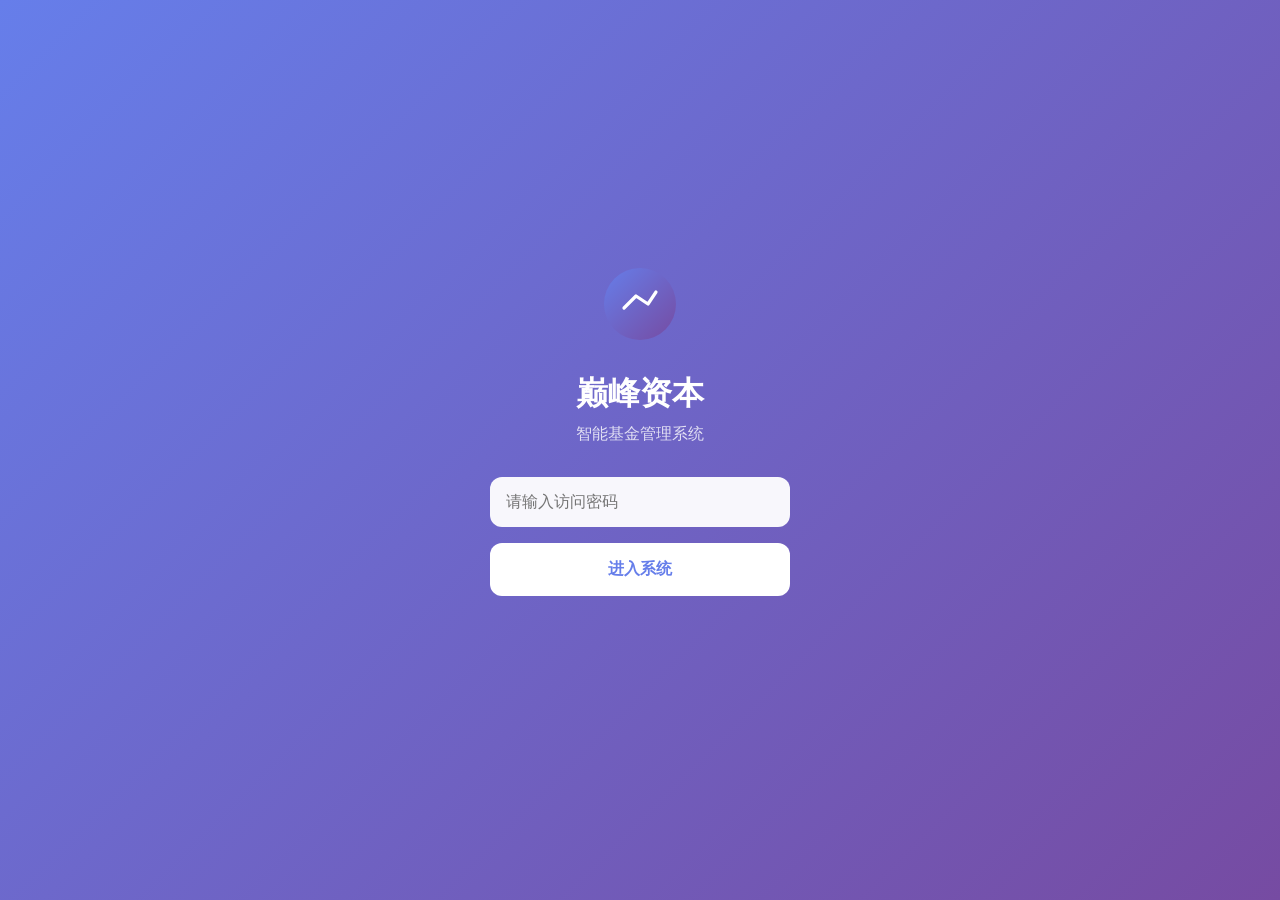
<file: mobile.html>
<!DOCTYPE html>
<html lang="zh-CN">
<head>
    <meta charset="UTF-8">
    <meta name="viewport" content="width=device-width, initial-scale=1.0, maximum-scale=1.0, user-scalable=no">
    <title>巅峰资本 · 持仓监控</title>
    <link rel="stylesheet" href="styles.css">
    <link rel="manifest" href="manifest.json">
    <meta name="apple-mobile-web-app-capable" content="yes">
    <meta name="apple-mobile-web-app-status-bar-style" content="black-translucent">
</head>
<body>
    <div id="app">

        <!-- ═══ Loading Overlay ═══ -->
        <div id="loading-overlay">
            <div class="loading-content">
                <div class="loading-logo">
                    <svg viewBox="0 0 100 100" width="60" height="60">
                        <defs>
                            <linearGradient id="grad-load" x1="0%" y1="0%" x2="100%" y2="100%">
                                <stop offset="0%" style="stop-color:#667eea"/>
                                <stop offset="100%" style="stop-color:#764ba2"/>
                            </linearGradient>
                        </defs>
                        <circle cx="50" cy="50" r="45" fill="url(#grad-load)"/>
                        <path d="M30 55 L45 40 L60 50 L70 35" stroke="white" stroke-width="4" fill="none" stroke-linecap="round" stroke-linejoin="round"/>
                    </svg>
                </div>
                <div class="skeleton-block" style="width:200px;height:24px;"></div>
                <div class="skeleton-block" style="width:280px;height:16px;margin-top:8px;"></div>
                <div class="skeleton-block" style="width:100%;height:120px;margin-top:16px;"></div>
                <div class="skeleton-block" style="width:100%;height:80px;margin-top:12px;"></div>
                <div class="skeleton-block" style="width:100%;height:200px;margin-top:12px;"></div>
            </div>
        </div>

        <!-- ═══ Error Banner ═══ -->
        <div id="error-banner" class="error-banner" style="display:none;">
            <span>网络加载失败，请检查网络连接</span>
            <div>
                <button id="retry-btn" class="btn-small">重试</button>
                <button id="error-banner-close" class="icon-btn" style="width:28px;height:28px;background:rgba(255,255,255,0.2);">✕</button>
            </div>
        </div>

        <!-- ═══ Login Page ═══ -->
        <div id="login-page" class="page active">
            <div class="login-container">
                <div class="logo">
                    <svg viewBox="0 0 100 100" width="80" height="80">
                        <defs>
                            <linearGradient id="grad1" x1="0%" y1="0%" x2="100%" y2="100%">
                                <stop offset="0%" style="stop-color:#667eea;stop-opacity:1" />
                                <stop offset="100%" style="stop-color:#764ba2;stop-opacity:1" />
                            </linearGradient>
                        </defs>
                        <circle cx="50" cy="50" r="45" fill="url(#grad1)"/>
                        <path d="M30 55 L45 40 L60 50 L70 35" stroke="white" stroke-width="4" fill="none" stroke-linecap="round" stroke-linejoin="round"/>
                    </svg>
                </div>
                <h1>巅峰资本</h1>
                <p class="subtitle">智能基金管理系统</p>
                <div class="input-group">
                    <input type="password" id="password-input" placeholder="请输入访问密码">
                    <button id="login-btn" class="btn-primary">进入系统</button>
                </div>
                <p id="error-msg" class="error-msg"></p>
            </div>
        </div>

        <!-- ═══ Main Page ═══ -->
        <div id="main-page" class="page">
            <header class="app-header">
                <div class="header-content">
                    <div class="header-title">
                        <h2>巅峰资本</h2>
                        <span class="status-dot"></span>
                    </div>
                    <button id="refresh-btn" class="icon-btn" title="刷新数据">
                        <svg width="24" height="24" viewBox="0 0 24 24" fill="none" stroke="currentColor" stroke-width="2">
                            <path d="M23 4v6h-6"/>
                            <path d="M1 20v-6h6"/>
                            <path d="M3.51 9a9 9 0 0 1 14.85-3.36L23 10M1 14l4.64 4.36A9 9 0 0 0 20.49 15"/>
                        </svg>
                    </button>
                </div>
            </header>

            <!-- Stale Data Banner -->
            <div id="stale-banner" class="stale-banner" style="display:none;">
                <span id="stale-msg"></span>
                <button id="stale-banner-close" class="icon-btn" style="width:24px;height:24px;background:rgba(0,0,0,0.1);color:inherit;flex-shrink:0;">✕</button>
            </div>

            <main class="app-content">

                <!-- Info Card -->
                <section class="info-card card">
                    <h3 class="card-title">📊 数据概览</h3>
                    <div class="info-list">
                        <div class="info-item">
                            <span class="info-label">数据更新时间</span>
                            <span class="info-value" id="update-time">--</span>
                        </div>
                        <div class="info-item">
                            <span class="info-label">交易状态</span>
                            <span class="info-value" id="trade-status">--</span>
                        </div>
                        <div class="info-item">
                            <span class="info-label">数据来源</span>
                            <span class="info-value">天天基金 · 云端自动更新</span>
                        </div>
                        <div class="info-item">
                            <span class="info-label">更新方式</span>
                            <span class="info-value">交易日 09:35 / 14:30 / 15:05 / 20:00</span>
                        </div>
                    </div>
                </section>

                <!-- Asset Overview -->
                <section class="asset-card card">
                    <h3 class="card-title">💰 总资产概览</h3>
                    <div class="asset-total">
                        <span class="asset-label">当前市值</span>
                        <span class="asset-value" id="total-asset">¥0.00</span>
                    </div>
                    <div class="asset-stats">
                        <div class="stat-item">
                            <span class="stat-label">今日盈亏</span>
                            <span class="stat-value" id="today-profit">¥0.00</span>
                        </div>
                        <div class="stat-item">
                            <span class="stat-label">持仓成本</span>
                            <span class="stat-value" id="total-cost">¥0.00</span>
                        </div>
                        <div class="stat-item">
                            <span class="stat-label">总收益率</span>
                            <span class="stat-value" id="total-return">0.00%</span>
                        </div>
                    </div>
                    <div class="asset-substats">
                        <div class="substat-row">
                            <span>普通账户</span>
                            <span class="substat-value" id="normal-value">--</span>
                            <span class="substat-pnl" id="normal-today">--</span>
                        </div>
                        <div class="substat-row">
                            <span>养老金账户</span>
                            <span class="substat-value" id="pension-value">--</span>
                            <span class="substat-pnl" id="pension-today">--</span>
                        </div>
                    </div>
                </section>

                <!-- Type Distribution -->
                <section class="type-card card">
                    <h3 class="card-title">📈 类型分布</h3>
                    <div id="type-distribution" class="type-distribution"></div>
                </section>

                <!-- Daily Report -->
                <section class="report-card card">
                    <h3 class="card-title">📋 今日汇报</h3>
                    <div id="report-content" class="report-content">
                        <div class="empty-state">加载中...</div>
                    </div>
                </section>

                <!-- Rankings -->
                <section class="rankings-card card">
                    <h3 class="card-title">🏆 收益排名</h3>
                    <div class="rankings-grid">
                        <div>
                            <h4 class="rankings-subtitle" style="color:var(--success);">📈 盈利 TOP5</h4>
                            <div id="top-profit-list"></div>
                        </div>
                        <div>
                            <h4 class="rankings-subtitle" style="color:var(--danger);">📉 亏损 TOP5</h4>
                            <div id="top-loss-list"></div>
                        </div>
                    </div>
                </section>

                <!-- Portfolio List -->
                <section class="portfolio-card card">
                    <div class="card-header">
                        <h3 class="card-title">📊 持仓明细</h3>
                    </div>
                    <div id="portfolio-list" class="portfolio-list">
                        <div class="empty-state">暂无持仓数据</div>
                    </div>
                </section>

                <!-- Local Portfolio (login required) -->
                <section id="local-portfolio-section" class="portfolio-card card" style="display:none;">
                    <div class="card-header">
                        <h3 class="card-title">📝 手动添加</h3>
                        <button id="add-fund-btn" class="btn-small">+ 添加</button>
                    </div>
                    <div id="local-portfolio-list" class="portfolio-list">
                        <div class="empty-state">暂无手动添加的基金</div>
                    </div>
                </section>

                <!-- Help -->
                <section class="help-card card">
                    <h3 class="card-title">💡 使用说明</h3>
                    <ul class="help-list">
                        <li>每个交易日四次自动更新：09:35 / 14:30 / 15:05 / 20:00</li>
                        <li>点击右上角刷新按钮可手动获取最新数据</li>
                        <li>数据来源：天天基金实时估值 API + GitHub Actions 云端处理</li>
                        <li>添加到手机主屏幕可获得类 App 体验</li>
                        <li>登录后可手动添加本地基金进行跟踪</li>
                    </ul>
                </section>

            </main>

            <!-- Bottom Nav -->
            <nav class="app-nav">
                <button class="nav-item active" data-tab="dashboard">
                    <svg viewBox="0 0 24 24" fill="none" stroke="currentColor" stroke-width="2">
                        <rect x="3" y="3" width="7" height="7"/>
                        <rect x="14" y="3" width="7" height="7"/>
                        <rect x="14" y="14" width="7" height="7"/>
                        <rect x="3" y="14" width="7" height="7"/>
                    </svg>
                    <span>首页</span>
                </button>
                <button class="nav-item" data-tab="settings">
                    <svg viewBox="0 0 24 24" fill="none" stroke="currentColor" stroke-width="2">
                        <circle cx="12" cy="12" r="3"/>
                        <path d="M19.4 15a1.65 1.65 0 0 0 .33 1.82l.06.06a2 2 0 0 1 0 2.83 2 2 0 0 1-2.83 0l-.06-.06a1.65 1.65 0 0 0-1.82-.33 1.65 1.65 0 0 0-1 1.51V21a2 2 0 0 1-2 2 2 2 0 0 1-2-2v-.09A1.65 1.65 0 0 0 9 19.4a1.65 1.65 0 0 0-1.82.33l-.06.06a2 2 0 0 1-2.83 0 2 2 0 0 1 0-2.83l.06-.06a1.65 1.65 0 0 0 .33-1.82 1.65 1.65 0 0 0-1.51-1H3a2 2 0 0 1-2-2 2 2 0 0 1 2-2h.09A1.65 1.65 0 0 0 4.6 9a1.65 1.65 0 0 0-.33-1.82l-.06-.06a2 2 0 0 1 0-2.83 2 2 0 0 1 2.83 0l.06.06a1.65 1.65 0 0 0 1.82.33H9a1.65 1.65 0 0 0 1-1.51V3a2 2 0 0 1 2-2 2 2 0 0 1 2 2v.09a1.65 1.65 0 0 0 1 1.51 1.65 1.65 0 0 0 1.82-.33l.06-.06a2 2 0 0 1 2.83 0 2 2 0 0 1 0 2.83l-.06.06a1.65 1.65 0 0 0-.33 1.82V9a1.65 1.65 0 0 0 1.51 1H21a2 2 0 0 1 2 2 2 2 0 0 1-2 2h-.09a1.65 1.65 0 0 0-1.51 1z"/>
                    </svg>
                    <span>设置</span>
                </button>
            </nav>
        </div>

        <!-- ═══ Settings Page ═══ -->
        <div id="settings-page" class="page">
            <header class="app-header">
                <div class="header-content">
                    <button id="back-btn" class="icon-btn">
                        <svg width="24" height="24" viewBox="0 0 24 24" fill="none" stroke="currentColor" stroke-width="2">
                            <path d="M19 12H5M12 19l-7-7 7-7"/>
                        </svg>
                    </button>
                    <h2>设置</h2>
                </div>
            </header>
            <main class="app-content">
                <section class="settings-card card">
                    <div class="setting-item">
                        <span class="setting-label">清除本地数据</span>
                        <button id="clear-data-btn" class="btn-danger">清除</button>
                    </div>
                    <div class="setting-item">
                        <span class="setting-label">导出本地数据</span>
                        <button id="export-data-btn" class="btn-secondary">导出 JSON</button>
                    </div>
                    <div class="setting-item">
                        <span class="setting-label">导入本地数据</span>
                        <button id="import-data-btn" class="btn-secondary">导入 JSON</button>
                        <input type="file" id="import-file" accept=".json" style="display:none;">
                    </div>
                </section>
            </main>
        </div>

        <!-- ═══ Modal ═══ -->
        <div id="modal" class="modal">
            <div class="modal-content">
                <div class="modal-header">
                    <h3 id="modal-title">添加基金</h3>
                    <button id="modal-close" class="icon-btn">
                        <svg width="24" height="24" viewBox="0 0 24 24" fill="none" stroke="currentColor" stroke-width="2">
                            <line x1="18" y1="6" x2="6" y2="18"/>
                            <line x1="6" y1="6" x2="18" y2="18"/>
                        </svg>
                    </button>
                </div>
                <div class="modal-body" id="modal-body"></div>
            </div>
        </div>

    </div>

    <script src="app.js"></script>
</body>
</html>
</file>
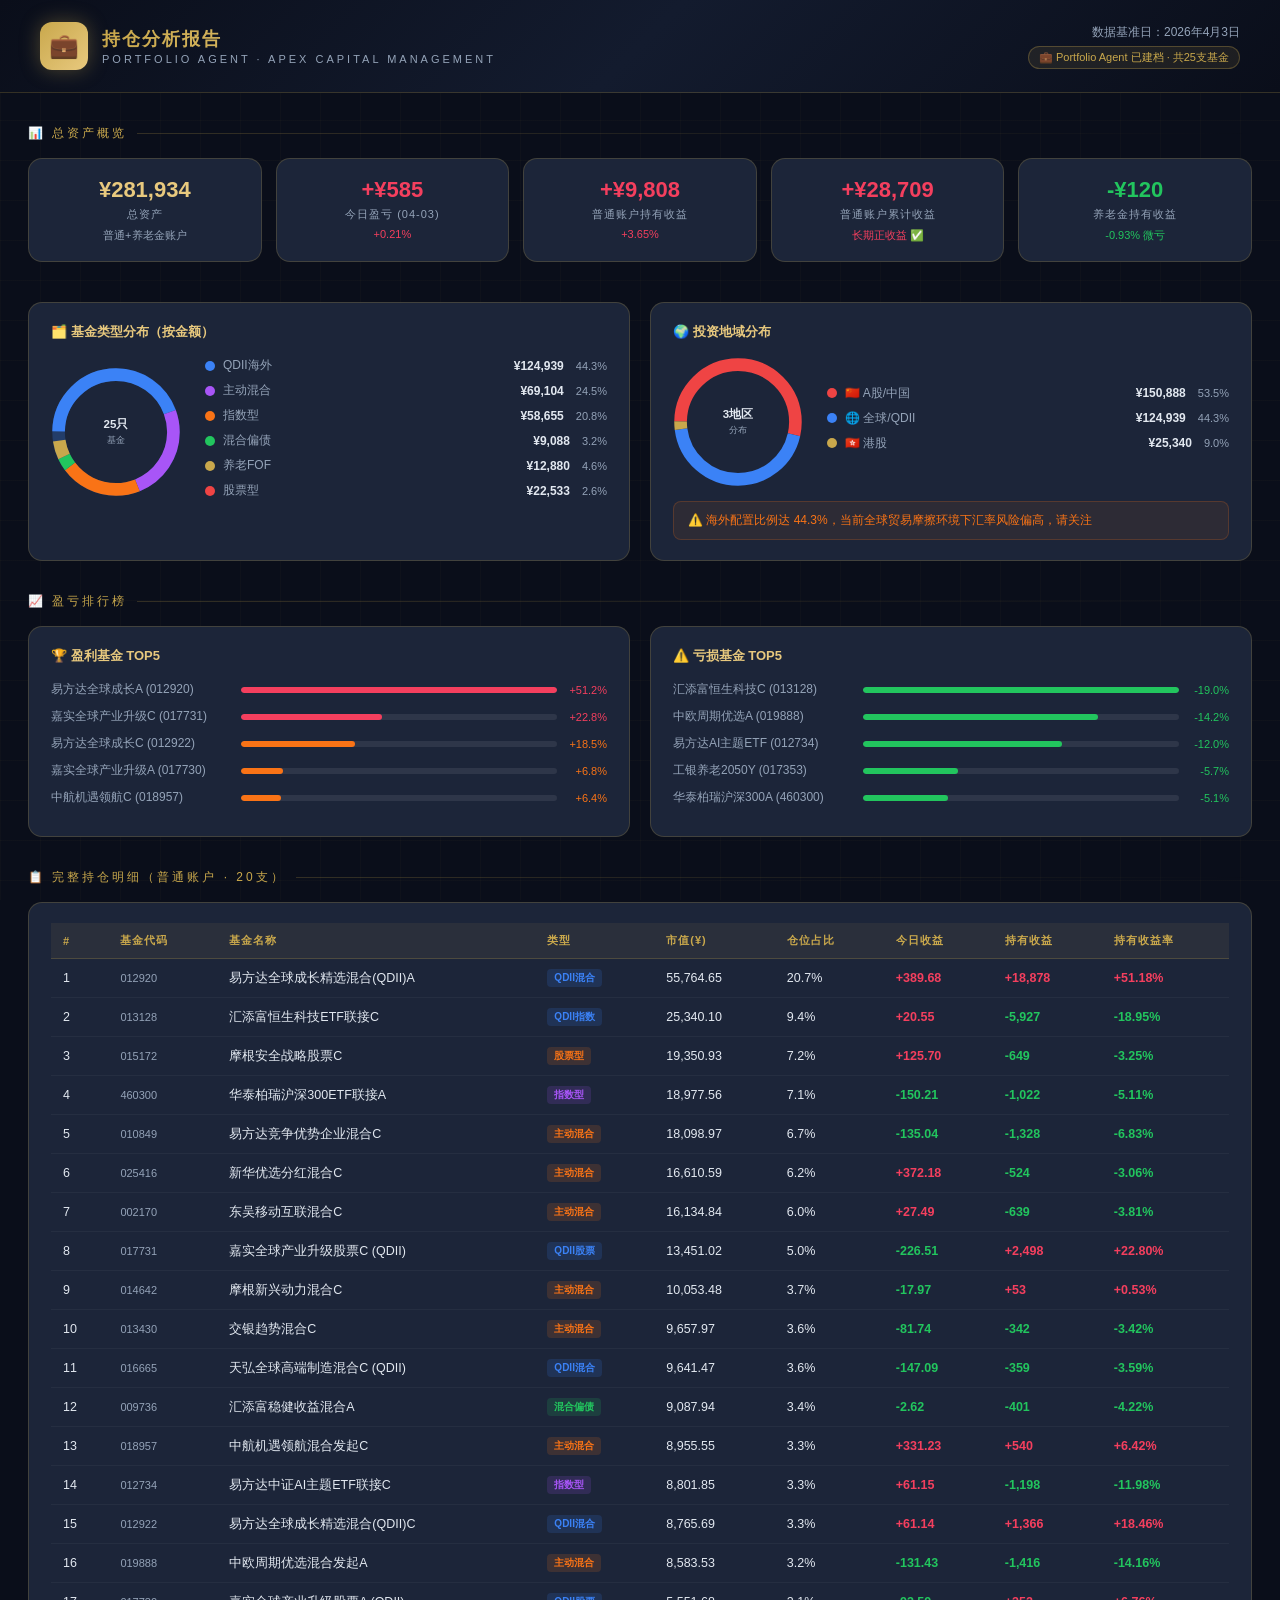
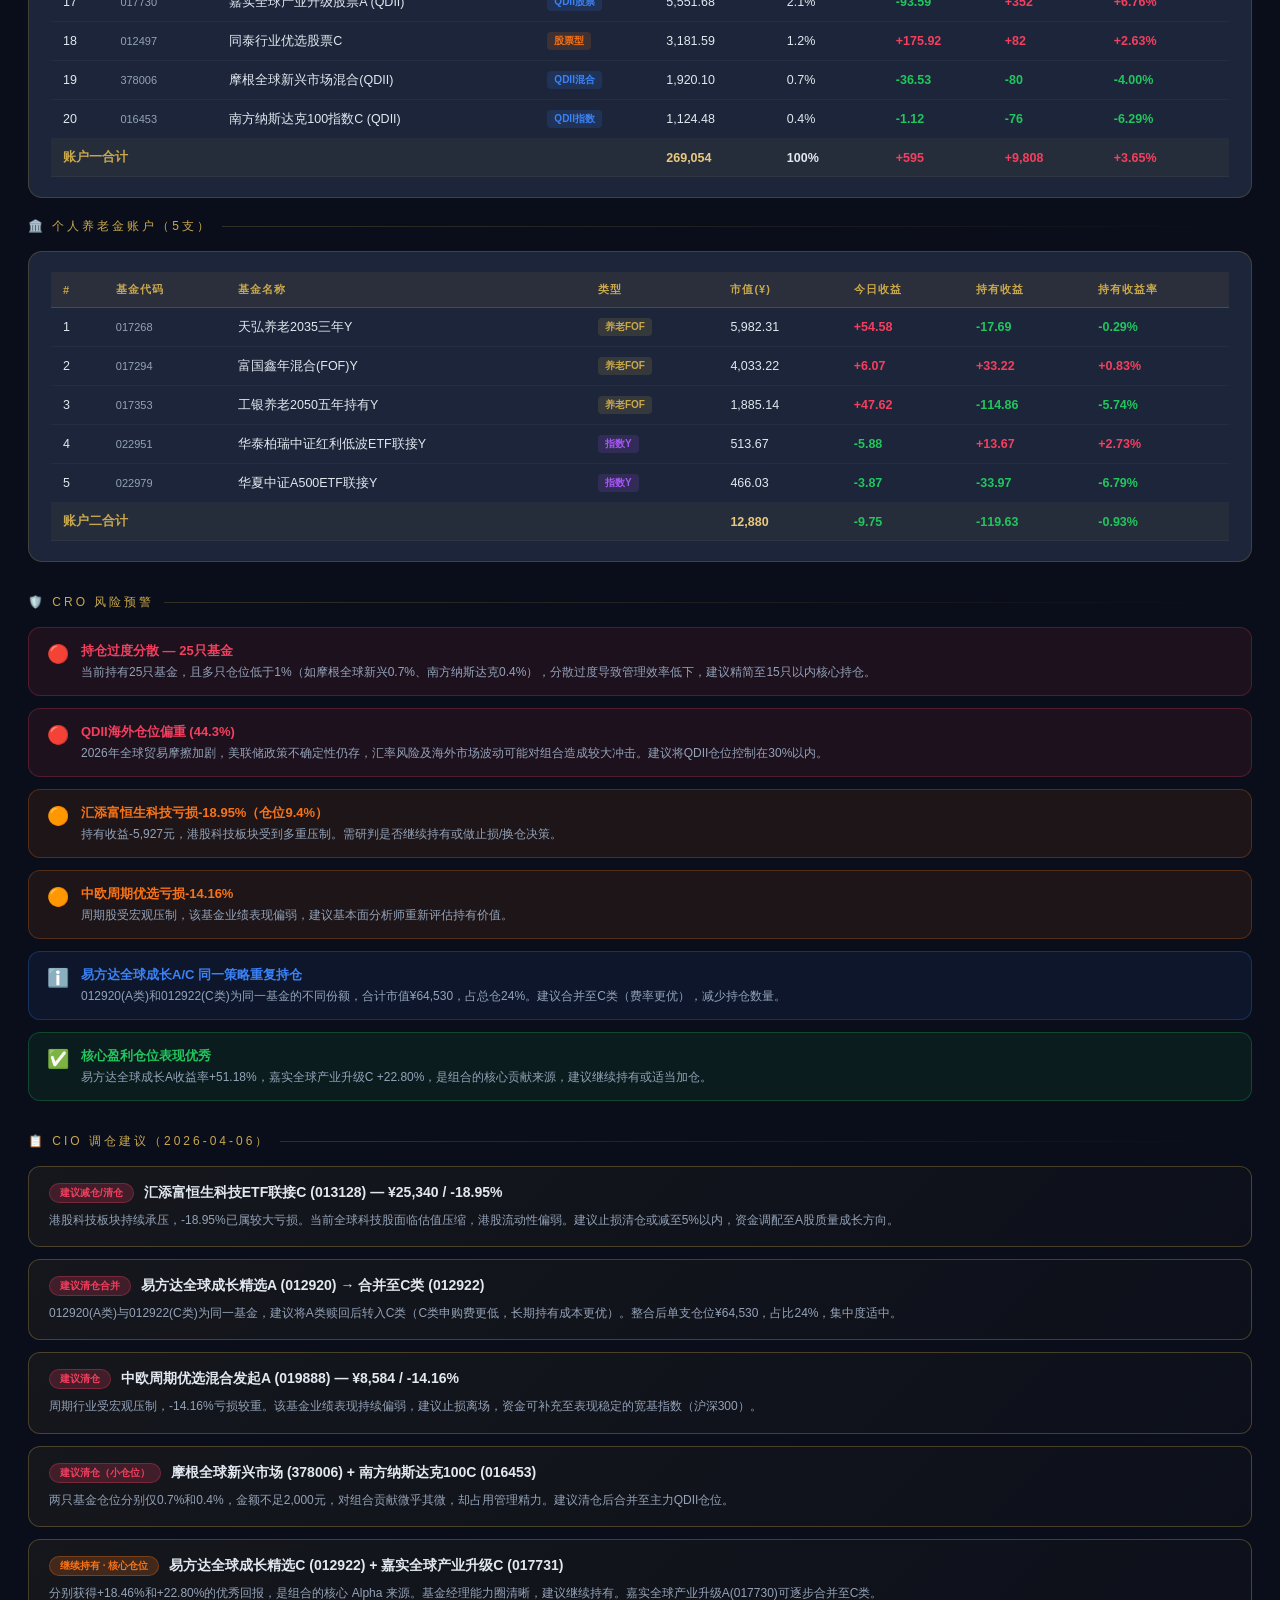
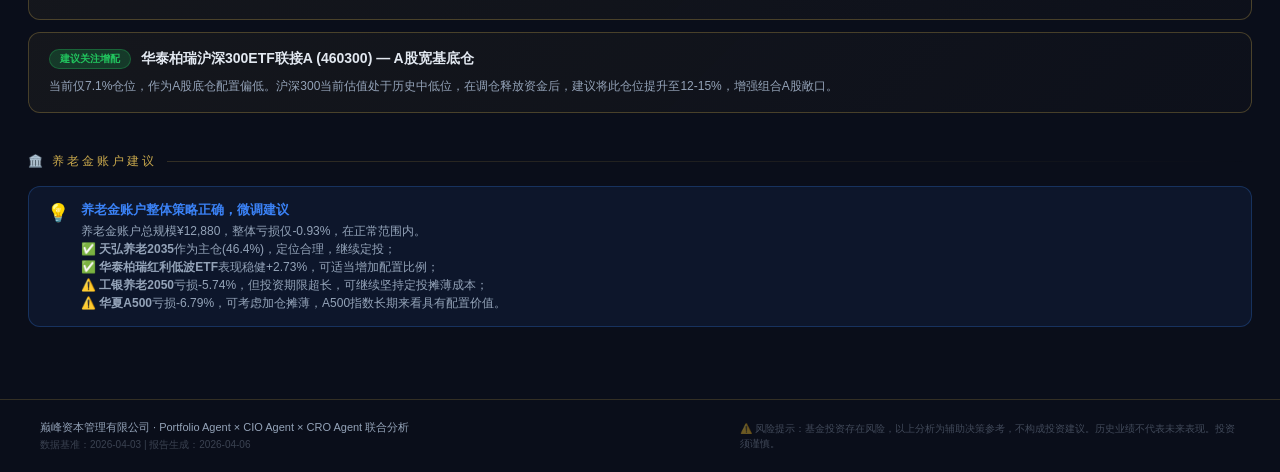
<file: portfolio.html>
<!DOCTYPE html>
<html lang="zh-CN">
<head>
<meta charset="UTF-8"/>
<meta name="viewport" content="width=device-width,initial-scale=1.0"/>
<title>巅峰资本 — 持仓分析报告 2026-04-03</title>
<style>
:root{
  --gold:#c9a84c;--gold-l:#e8c97e;
  --dark:#0a0e1a;--dark2:#111827;--dark3:#1a2035;
  --card:#1c2539;--border:rgba(201,168,76,.22);
  --text:#e2e8f0;--dim:#94a3b8;
  --red:#f43f5e;--green:#22c55e;--blue:#3b82f6;--purple:#a855f7;--orange:#f97316;
}
*{margin:0;padding:0;box-sizing:border-box;}
body{background:var(--dark);color:var(--text);font-family:'PingFang SC','Microsoft YaHei',sans-serif;min-height:100vh;}
.bg{position:fixed;inset:0;background-image:linear-gradient(rgba(201,168,76,.03)1px,transparent 1px),linear-gradient(90deg,rgba(201,168,76,.03)1px,transparent 1px);background-size:40px 40px;pointer-events:none;}

/* header */
header{background:linear-gradient(135deg,#0a0e1a,#131b2e,#0a0e1a);border-bottom:1px solid var(--border);padding:22px 40px;display:flex;align-items:center;justify-content:space-between;position:relative;z-index:10;}
.logo{display:flex;align-items:center;gap:14px;}
.logo-icon{width:48px;height:48px;background:linear-gradient(135deg,var(--gold),var(--gold-l));border-radius:12px;display:flex;align-items:center;justify-content:center;font-size:24px;box-shadow:0 0 20px rgba(201,168,76,.35);}
.logo h1{font-size:18px;font-weight:700;letter-spacing:2px;background:linear-gradient(to right,var(--gold),var(--gold-l));-webkit-background-clip:text;-webkit-text-fill-color:transparent;}
.logo p{font-size:11px;color:var(--dim);letter-spacing:3px;margin-top:2px;}
.hdr-r{text-align:right;}
.hdr-r .dt{font-size:12px;color:var(--dim);}
.badge{display:inline-flex;align-items:center;gap:5px;background:rgba(201,168,76,.1);border:1px solid rgba(201,168,76,.3);border-radius:999px;padding:3px 10px;font-size:11px;color:var(--gold);margin-top:5px;}

main{position:relative;z-index:5;max-width:1400px;margin:0 auto;padding:32px 28px;}

/* section */
.sec-title{font-size:12px;letter-spacing:3px;text-transform:uppercase;color:var(--gold);margin-bottom:16px;display:flex;align-items:center;gap:10px;}
.sec-title::after{content:'';flex:1;height:1px;background:linear-gradient(to right,var(--border),transparent);}

/* SUMMARY CARDS */
.summary{display:grid;grid-template-columns:repeat(5,1fr);gap:14px;margin-bottom:40px;}
.s-card{background:var(--card);border:1px solid var(--border);border-radius:14px;padding:18px 16px;text-align:center;}
.s-val{font-size:22px;font-weight:700;}
.s-val.pos{color:#f43f5e;}
.s-val.neg{color:var(--green);}
.s-val.gold{color:var(--gold-l);}
.s-label{font-size:11px;color:var(--dim);margin-top:4px;letter-spacing:1px;}
.s-sub{font-size:11px;margin-top:6px;}

/* TWO COLS */
.two-col{display:grid;grid-template-columns:1fr 1fr;gap:20px;margin-bottom:32px;}
.three-col{display:grid;grid-template-columns:1fr 1fr 1fr;gap:20px;margin-bottom:32px;}

.panel{background:var(--card);border:1px solid var(--border);border-radius:14px;padding:20px 22px;}
.panel-title{font-size:13px;font-weight:600;color:var(--gold-l);margin-bottom:16px;display:flex;align-items:center;gap:8px;}

/* PIE CHART — CSS only */
.pie-wrap{display:flex;align-items:center;gap:24px;}
.pie{width:130px;height:130px;border-radius:50%;flex-shrink:0;}
.legend{flex:1;}
.leg-item{display:flex;align-items:center;gap:8px;margin-bottom:8px;font-size:12px;}
.leg-dot{width:10px;height:10px;border-radius:50%;flex-shrink:0;}
.leg-name{flex:1;color:var(--dim);}
.leg-val{color:var(--text);font-weight:600;}
.leg-pct{color:var(--dim);font-size:11px;margin-left:4px;}

/* HOLDINGS TABLE */
.tbl-wrap{overflow-x:auto;}
table{width:100%;border-collapse:collapse;font-size:12.5px;}
thead th{background:rgba(201,168,76,.08);color:var(--gold);font-size:11px;letter-spacing:1px;padding:10px 12px;text-align:left;border-bottom:1px solid var(--border);white-space:nowrap;}
tbody tr{border-bottom:1px solid rgba(255,255,255,.04);transition:background .2s;}
tbody tr:hover{background:rgba(255,255,255,.03);}
td{padding:10px 12px;color:var(--text);vertical-align:middle;}
td.code{color:var(--dim);font-size:11px;}
td.pos-val{color:#f43f5e;font-weight:600;}
td.neg-val{color:var(--green);font-weight:600;}
td.neutral{color:var(--dim);}
.tag{display:inline-block;padding:2px 7px;border-radius:4px;font-size:10px;font-weight:600;white-space:nowrap;}
.tag-qdii{background:rgba(59,130,246,.15);color:var(--blue);}
.tag-index{background:rgba(168,85,247,.15);color:var(--purple);}
.tag-active{background:rgba(249,115,22,.15);color:var(--orange);}
.tag-debt{background:rgba(34,197,94,.15);color:var(--green);}
.tag-pension{background:rgba(201,168,76,.15);color:var(--gold);}

/* RISK BAR */
.risk-bar-wrap{margin-bottom:10px;}
.risk-row{display:flex;align-items:center;gap:10px;margin-bottom:10px;}
.risk-name{font-size:12px;color:var(--dim);width:180px;flex-shrink:0;white-space:nowrap;overflow:hidden;text-overflow:ellipsis;}
.risk-bar-bg{flex:1;height:6px;background:rgba(255,255,255,.08);border-radius:999px;overflow:hidden;}
.risk-bar-fill{height:100%;border-radius:999px;}
.risk-pct{font-size:11px;color:var(--text);width:40px;text-align:right;flex-shrink:0;}

/* ALERT BOX */
.alert{border-radius:12px;padding:14px 18px;margin-bottom:12px;display:flex;gap:12px;align-items:flex-start;font-size:13px;}
.alert-icon{font-size:18px;flex-shrink:0;margin-top:1px;}
.alert-body .alert-title{font-weight:600;margin-bottom:3px;}
.alert-body .alert-desc{font-size:12px;color:var(--dim);line-height:1.5;}
.alert-red{background:rgba(244,63,94,.08);border:1px solid rgba(244,63,94,.25);}
.alert-red .alert-title{color:#f43f5e;}
.alert-yellow{background:rgba(249,115,22,.08);border:1px solid rgba(249,115,22,.25);}
.alert-yellow .alert-title{color:var(--orange);}
.alert-green{background:rgba(34,197,94,.08);border:1px solid rgba(34,197,94,.25);}
.alert-green .alert-title{color:var(--green);}
.alert-blue{background:rgba(59,130,246,.08);border:1px solid rgba(59,130,246,.25);}
.alert-blue .alert-title{color:var(--blue);}

/* RECOMMENDATION */
.rec-card{background:linear-gradient(135deg,rgba(201,168,76,.06),rgba(201,168,76,.02));border:1px solid rgba(201,168,76,.3);border-radius:12px;padding:16px 20px;margin-bottom:12px;}
.rec-header{display:flex;align-items:center;gap:10px;margin-bottom:8px;}
.rec-badge{padding:2px 10px;border-radius:999px;font-size:10px;font-weight:700;}
.badge-sell{background:rgba(244,63,94,.2);color:#f43f5e;border:1px solid rgba(244,63,94,.3);}
.badge-hold{background:rgba(249,115,22,.2);color:var(--orange);border:1px solid rgba(249,115,22,.3);}
.badge-buy{background:rgba(34,197,94,.2);color:var(--green);border:1px solid rgba(34,197,94,.3);}
.rec-name{font-size:14px;font-weight:600;color:var(--text);}
.rec-reason{font-size:12px;color:var(--dim);line-height:1.6;}

/* footer */
footer{position:relative;z-index:5;border-top:1px solid var(--border);padding:20px 40px;display:flex;justify-content:space-between;align-items:center;}
footer p{font-size:11px;color:var(--dim);}
.risk-tip{font-size:10px;color:rgba(148,163,184,.4);max-width:500px;line-height:1.5;}

.score-circle{width:64px;height:64px;border-radius:50%;display:flex;align-items:center;justify-content:center;flex-direction:column;flex-shrink:0;}
.score-num{font-size:20px;font-weight:700;}
.score-lbl{font-size:9px;letter-spacing:1px;}

@media(max-width:900px){
  .summary{grid-template-columns:repeat(2,1fr);}
  .two-col,.three-col{grid-template-columns:1fr;}
}
</style>
</head>
<body>
<div class="bg"></div>

<header>
  <div class="logo">
    <div class="logo-icon">💼</div>
    <div>
      <h1>持仓分析报告</h1>
      <p>PORTFOLIO AGENT · APEX CAPITAL MANAGEMENT</p>
    </div>
  </div>
  <div class="hdr-r">
    <div class="dt">数据基准日：2026年4月3日</div>
    <div class="badge">💼 Portfolio Agent 已建档 · 共25支基金</div>
  </div>
</header>

<main>

<!-- ===== SUMMARY ===== -->
<div class="sec-title">📊 总资产概览</div>
<div class="summary">
  <div class="s-card">
    <div class="s-val gold">¥281,934</div>
    <div class="s-label">总资产</div>
    <div class="s-sub" style="color:var(--dim)">普通+养老金账户</div>
  </div>
  <div class="s-card">
    <div class="s-val pos">+¥585</div>
    <div class="s-label">今日盈亏 (04-03)</div>
    <div class="s-sub" style="color:#f43f5e">+0.21%</div>
  </div>
  <div class="s-card">
    <div class="s-val pos">+¥9,808</div>
    <div class="s-label">普通账户持有收益</div>
    <div class="s-sub" style="color:#f43f5e">+3.65%</div>
  </div>
  <div class="s-card">
    <div class="s-val pos">+¥28,709</div>
    <div class="s-label">普通账户累计收益</div>
    <div class="s-sub" style="color:#f43f5e">长期正收益 ✅</div>
  </div>
  <div class="s-card">
    <div class="s-val" style="color:var(--green)">-¥120</div>
    <div class="s-label">养老金持有收益</div>
    <div class="s-sub" style="color:var(--green)">-0.93% 微亏</div>
  </div>
</div>

<!-- ===== 两列：类型分布 + 地域分布 ===== -->
<div class="two-col">
  <!-- 基金类型分布 -->
  <div class="panel">
    <div class="panel-title">🗂️ 基金类型分布（按金额）</div>
    <div class="pie-wrap">
      <svg width="130" height="130" viewBox="0 0 36 36" style="flex-shrink:0;">
        <!-- QDII 44.3% -->
        <circle cx="18" cy="18" r="15.9" fill="none" stroke="rgba(59,130,246,0.25)" stroke-width="3.5"/>
        <circle cx="18" cy="18" r="15.9" fill="none" stroke="#3b82f6" stroke-width="3.5"
          stroke-dasharray="44.3 55.7" stroke-dashoffset="25" transform="rotate(-90 18 18)"/>
        <circle cx="18" cy="18" r="15.9" fill="none" stroke="#a855f7" stroke-width="3.5"
          stroke-dasharray="24.5 75.5" stroke-dashoffset="-19.3" transform="rotate(-90 18 18)"/>
        <circle cx="18" cy="18" r="15.9" fill="none" stroke="#f97316" stroke-width="3.5"
          stroke-dasharray="20.8 79.2" stroke-dashoffset="-43.8" transform="rotate(-90 18 18)"/>
        <circle cx="18" cy="18" r="15.9" fill="none" stroke="#22c55e" stroke-width="3.5"
          stroke-dasharray="3.2 96.8" stroke-dashoffset="-64.6" transform="rotate(-90 18 18)"/>
        <circle cx="18" cy="18" r="15.9" fill="none" stroke="#c9a84c" stroke-width="3.5"
          stroke-dasharray="4.6 95.4" stroke-dashoffset="-67.8" transform="rotate(-90 18 18)"/>
        <text x="18" y="17" text-anchor="middle" fill="#e2e8f0" font-size="3.2" font-weight="bold">25只</text>
        <text x="18" y="21" text-anchor="middle" fill="#94a3b8" font-size="2.5">基金</text>
      </svg>
      <div class="legend">
        <div class="leg-item"><span class="leg-dot" style="background:#3b82f6"></span><span class="leg-name">QDII海外</span><span class="leg-val">¥124,939</span><span class="leg-pct">44.3%</span></div>
        <div class="leg-item"><span class="leg-dot" style="background:#a855f7"></span><span class="leg-name">主动混合</span><span class="leg-val">¥69,104</span><span class="leg-pct">24.5%</span></div>
        <div class="leg-item"><span class="leg-dot" style="background:#f97316"></span><span class="leg-name">指数型</span><span class="leg-val">¥58,655</span><span class="leg-pct">20.8%</span></div>
        <div class="leg-item"><span class="leg-dot" style="background:#22c55e"></span><span class="leg-name">混合偏债</span><span class="leg-val">¥9,088</span><span class="leg-pct">3.2%</span></div>
        <div class="leg-item"><span class="leg-dot" style="background:#c9a84c"></span><span class="leg-name">养老FOF</span><span class="leg-val">¥12,880</span><span class="leg-pct">4.6%</span></div>
        <div class="leg-item"><span class="leg-dot" style="background:#ef4444"></span><span class="leg-name">股票型</span><span class="leg-val">¥22,533</span><span class="leg-pct">2.6%</span></div>
      </div>
    </div>
  </div>

  <!-- 地域分布 -->
  <div class="panel">
    <div class="panel-title">🌍 投资地域分布</div>
    <div class="pie-wrap">
      <svg width="130" height="130" viewBox="0 0 36 36" style="flex-shrink:0;">
        <circle cx="18" cy="18" r="15.9" fill="none" stroke="#ef4444" stroke-width="3.5"
          stroke-dasharray="53.5 46.5" stroke-dashoffset="25" transform="rotate(-90 18 18)"/>
        <circle cx="18" cy="18" r="15.9" fill="none" stroke="#3b82f6" stroke-width="3.5"
          stroke-dasharray="44.3 55.7" stroke-dashoffset="-28.5" transform="rotate(-90 18 18)"/>
        <circle cx="18" cy="18" r="15.9" fill="none" stroke="#c9a84c" stroke-width="3.5"
          stroke-dasharray="2.2 97.8" stroke-dashoffset="-72.8" transform="rotate(-90 18 18)"/>
        <text x="18" y="17" text-anchor="middle" fill="#e2e8f0" font-size="3.2" font-weight="bold">3地区</text>
        <text x="18" y="21" text-anchor="middle" fill="#94a3b8" font-size="2.5">分布</text>
      </svg>
      <div class="legend">
        <div class="leg-item"><span class="leg-dot" style="background:#ef4444"></span><span class="leg-name">🇨🇳 A股/中国</span><span class="leg-val">¥150,888</span><span class="leg-pct">53.5%</span></div>
        <div class="leg-item"><span class="leg-dot" style="background:#3b82f6"></span><span class="leg-name">🌐 全球/QDII</span><span class="leg-val">¥124,939</span><span class="leg-pct">44.3%</span></div>
        <div class="leg-item"><span class="leg-dot" style="background:#c9a84c"></span><span class="leg-name">🇭🇰 港股</span><span class="leg-val">¥25,340</span><span class="leg-pct">9.0%</span></div>
      </div>
    </div>
    <div style="margin-top:14px;padding:10px 14px;background:rgba(249,115,22,.08);border:1px solid rgba(249,115,22,.2);border-radius:8px;font-size:12px;color:var(--orange);">
      ⚠️ 海外配置比例达 44.3%，当前全球贸易摩擦环境下汇率风险偏高，请关注
    </div>
  </div>
</div>

<!-- ===== 盈亏排行 ===== -->
<div class="sec-title">📈 盈亏排行榜</div>
<div class="two-col">
  <!-- 盈利王 -->
  <div class="panel">
    <div class="panel-title">🏆 盈利基金 TOP5</div>
    <div class="risk-bar-wrap">
      <div class="risk-row">
        <div class="risk-name">易方达全球成长A (012920)</div>
        <div class="risk-bar-bg"><div class="risk-bar-fill" style="width:100%;background:#f43f5e;"></div></div>
        <div class="risk-pct" style="color:#f43f5e">+51.2%</div>
      </div>
      <div class="risk-row">
        <div class="risk-name">嘉实全球产业升级C (017731)</div>
        <div class="risk-bar-bg"><div class="risk-bar-fill" style="width:44.5%;background:#f43f5e;"></div></div>
        <div class="risk-pct" style="color:#f43f5e">+22.8%</div>
      </div>
      <div class="risk-row">
        <div class="risk-name">易方达全球成长C (012922)</div>
        <div class="risk-bar-bg"><div class="risk-bar-fill" style="width:36%;background:#f97316;"></div></div>
        <div class="risk-pct" style="color:#f97316">+18.5%</div>
      </div>
      <div class="risk-row">
        <div class="risk-name">嘉实全球产业升级A (017730)</div>
        <div class="risk-bar-bg"><div class="risk-bar-fill" style="width:13.2%;background:#f97316;"></div></div>
        <div class="risk-pct" style="color:#f97316">+6.8%</div>
      </div>
      <div class="risk-row">
        <div class="risk-name">中航机遇领航C (018957)</div>
        <div class="risk-bar-bg"><div class="risk-bar-fill" style="width:12.5%;background:#f97316;"></div></div>
        <div class="risk-pct" style="color:#f97316">+6.4%</div>
      </div>
    </div>
  </div>
  <!-- 亏损榜 -->
  <div class="panel">
    <div class="panel-title">⚠️ 亏损基金 TOP5</div>
    <div class="risk-bar-wrap">
      <div class="risk-row">
        <div class="risk-name">汇添富恒生科技C (013128)</div>
        <div class="risk-bar-bg"><div class="risk-bar-fill" style="width:100%;background:#22c55e;"></div></div>
        <div class="risk-pct" style="color:#22c55e">-19.0%</div>
      </div>
      <div class="risk-row">
        <div class="risk-name">中欧周期优选A (019888)</div>
        <div class="risk-bar-bg"><div class="risk-bar-fill" style="width:74.5%;background:#22c55e;"></div></div>
        <div class="risk-pct" style="color:#22c55e">-14.2%</div>
      </div>
      <div class="risk-row">
        <div class="risk-name">易方达AI主题ETF (012734)</div>
        <div class="risk-bar-bg"><div class="risk-bar-fill" style="width:63%;background:#22c55e;"></div></div>
        <div class="risk-pct" style="color:#22c55e">-12.0%</div>
      </div>
      <div class="risk-row">
        <div class="risk-name">工银养老2050Y (017353)</div>
        <div class="risk-bar-bg"><div class="risk-bar-fill" style="width:30%;background:#22c55e;"></div></div>
        <div class="risk-pct" style="color:#22c55e">-5.7%</div>
      </div>
      <div class="risk-row">
        <div class="risk-name">华泰柏瑞沪深300A (460300)</div>
        <div class="risk-bar-bg"><div class="risk-bar-fill" style="width:27%;background:#22c55e;"></div></div>
        <div class="risk-pct" style="color:#22c55e">-5.1%</div>
      </div>
    </div>
  </div>
</div>

<!-- ===== FULL HOLDINGS TABLE ===== -->
<div class="sec-title">📋 完整持仓明细（普通账户 · 20支）</div>
<div class="panel" style="margin-bottom:20px;">
<div class="tbl-wrap">
<table>
<thead>
<tr>
  <th>#</th><th>基金代码</th><th>基金名称</th><th>类型</th>
  <th>市值(¥)</th><th>仓位占比</th><th>今日收益</th><th>持有收益</th><th>持有收益率</th>
</tr>
</thead>
<tbody>
<tr><td>1</td><td class="code">012920</td><td>易方达全球成长精选混合(QDII)A</td><td><span class="tag tag-qdii">QDII混合</span></td><td>55,764.65</td><td>20.7%</td><td class="pos-val">+389.68</td><td class="pos-val">+18,878</td><td class="pos-val">+51.18%</td></tr>
<tr><td>2</td><td class="code">013128</td><td>汇添富恒生科技ETF联接C</td><td><span class="tag tag-qdii">QDII指数</span></td><td>25,340.10</td><td>9.4%</td><td class="pos-val">+20.55</td><td class="neg-val">-5,927</td><td class="neg-val">-18.95%</td></tr>
<tr><td>3</td><td class="code">015172</td><td>摩根安全战略股票C</td><td><span class="tag tag-active">股票型</span></td><td>19,350.93</td><td>7.2%</td><td class="pos-val">+125.70</td><td class="neg-val">-649</td><td class="neg-val">-3.25%</td></tr>
<tr><td>4</td><td class="code">460300</td><td>华泰柏瑞沪深300ETF联接A</td><td><span class="tag tag-index">指数型</span></td><td>18,977.56</td><td>7.1%</td><td class="neg-val">-150.21</td><td class="neg-val">-1,022</td><td class="neg-val">-5.11%</td></tr>
<tr><td>5</td><td class="code">010849</td><td>易方达竞争优势企业混合C</td><td><span class="tag tag-active">主动混合</span></td><td>18,098.97</td><td>6.7%</td><td class="neg-val">-135.04</td><td class="neg-val">-1,328</td><td class="neg-val">-6.83%</td></tr>
<tr><td>6</td><td class="code">025416</td><td>新华优选分红混合C</td><td><span class="tag tag-active">主动混合</span></td><td>16,610.59</td><td>6.2%</td><td class="pos-val">+372.18</td><td class="neg-val">-524</td><td class="neg-val">-3.06%</td></tr>
<tr><td>7</td><td class="code">002170</td><td>东吴移动互联混合C</td><td><span class="tag tag-active">主动混合</span></td><td>16,134.84</td><td>6.0%</td><td class="pos-val">+27.49</td><td class="neg-val">-639</td><td class="neg-val">-3.81%</td></tr>
<tr><td>8</td><td class="code">017731</td><td>嘉实全球产业升级股票C (QDII)</td><td><span class="tag tag-qdii">QDII股票</span></td><td>13,451.02</td><td>5.0%</td><td class="neg-val">-226.51</td><td class="pos-val">+2,498</td><td class="pos-val">+22.80%</td></tr>
<tr><td>9</td><td class="code">014642</td><td>摩根新兴动力混合C</td><td><span class="tag tag-active">主动混合</span></td><td>10,053.48</td><td>3.7%</td><td class="neg-val">-17.97</td><td class="pos-val">+53</td><td class="pos-val">+0.53%</td></tr>
<tr><td>10</td><td class="code">013430</td><td>交银趋势混合C</td><td><span class="tag tag-active">主动混合</span></td><td>9,657.97</td><td>3.6%</td><td class="neg-val">-81.74</td><td class="neg-val">-342</td><td class="neg-val">-3.42%</td></tr>
<tr><td>11</td><td class="code">016665</td><td>天弘全球高端制造混合C (QDII)</td><td><span class="tag tag-qdii">QDII混合</span></td><td>9,641.47</td><td>3.6%</td><td class="neg-val">-147.09</td><td class="neg-val">-359</td><td class="neg-val">-3.59%</td></tr>
<tr><td>12</td><td class="code">009736</td><td>汇添富稳健收益混合A</td><td><span class="tag tag-debt">混合偏债</span></td><td>9,087.94</td><td>3.4%</td><td class="neg-val">-2.62</td><td class="neg-val">-401</td><td class="neg-val">-4.22%</td></tr>
<tr><td>13</td><td class="code">018957</td><td>中航机遇领航混合发起C</td><td><span class="tag tag-active">主动混合</span></td><td>8,955.55</td><td>3.3%</td><td class="pos-val">+331.23</td><td class="pos-val">+540</td><td class="pos-val">+6.42%</td></tr>
<tr><td>14</td><td class="code">012734</td><td>易方达中证AI主题ETF联接C</td><td><span class="tag tag-index">指数型</span></td><td>8,801.85</td><td>3.3%</td><td class="pos-val">+61.15</td><td class="neg-val">-1,198</td><td class="neg-val">-11.98%</td></tr>
<tr><td>15</td><td class="code">012922</td><td>易方达全球成长精选混合(QDII)C</td><td><span class="tag tag-qdii">QDII混合</span></td><td>8,765.69</td><td>3.3%</td><td class="pos-val">+61.14</td><td class="pos-val">+1,366</td><td class="pos-val">+18.46%</td></tr>
<tr><td>16</td><td class="code">019888</td><td>中欧周期优选混合发起A</td><td><span class="tag tag-active">主动混合</span></td><td>8,583.53</td><td>3.2%</td><td class="neg-val">-131.43</td><td class="neg-val">-1,416</td><td class="neg-val">-14.16%</td></tr>
<tr><td>17</td><td class="code">017730</td><td>嘉实全球产业升级股票A (QDII)</td><td><span class="tag tag-qdii">QDII股票</span></td><td>5,551.68</td><td>2.1%</td><td class="neg-val">-93.59</td><td class="pos-val">+352</td><td class="pos-val">+6.76%</td></tr>
<tr><td>18</td><td class="code">012497</td><td>同泰行业优选股票C</td><td><span class="tag tag-active">股票型</span></td><td>3,181.59</td><td>1.2%</td><td class="pos-val">+175.92</td><td class="pos-val">+82</td><td class="pos-val">+2.63%</td></tr>
<tr><td>19</td><td class="code">378006</td><td>摩根全球新兴市场混合(QDII)</td><td><span class="tag tag-qdii">QDII混合</span></td><td>1,920.10</td><td>0.7%</td><td class="neg-val">-36.53</td><td class="neg-val">-80</td><td class="neg-val">-4.00%</td></tr>
<tr><td>20</td><td class="code">016453</td><td>南方纳斯达克100指数C (QDII)</td><td><span class="tag tag-qdii">QDII指数</span></td><td>1,124.48</td><td>0.4%</td><td class="neg-val">-1.12</td><td class="neg-val">-76</td><td class="neg-val">-6.29%</td></tr>
<tr style="background:rgba(201,168,76,.06);font-weight:600;">
  <td colspan="4" style="color:var(--gold)">账户一合计</td>
  <td style="color:var(--gold-l)">269,054</td><td>100%</td>
  <td class="pos-val">+595</td><td class="pos-val">+9,808</td><td class="pos-val">+3.65%</td>
</tr>
</tbody>
</table>
</div>
</div>

<!-- 养老金表 -->
<div class="sec-title">🏛️ 个人养老金账户（5支）</div>
<div class="panel" style="margin-bottom:32px;">
<div class="tbl-wrap">
<table>
<thead>
<tr><th>#</th><th>基金代码</th><th>基金名称</th><th>类型</th><th>市值(¥)</th><th>今日收益</th><th>持有收益</th><th>持有收益率</th></tr>
</thead>
<tbody>
<tr><td>1</td><td class="code">017268</td><td>天弘养老2035三年Y</td><td><span class="tag tag-pension">养老FOF</span></td><td>5,982.31</td><td class="pos-val">+54.58</td><td class="neg-val">-17.69</td><td class="neg-val">-0.29%</td></tr>
<tr><td>2</td><td class="code">017294</td><td>富国鑫年混合(FOF)Y</td><td><span class="tag tag-pension">养老FOF</span></td><td>4,033.22</td><td class="pos-val">+6.07</td><td class="pos-val">+33.22</td><td class="pos-val">+0.83%</td></tr>
<tr><td>3</td><td class="code">017353</td><td>工银养老2050五年持有Y</td><td><span class="tag tag-pension">养老FOF</span></td><td>1,885.14</td><td class="pos-val">+47.62</td><td class="neg-val">-114.86</td><td class="neg-val">-5.74%</td></tr>
<tr><td>4</td><td class="code">022951</td><td>华泰柏瑞中证红利低波ETF联接Y</td><td><span class="tag tag-index">指数Y</span></td><td>513.67</td><td class="neg-val">-5.88</td><td class="pos-val">+13.67</td><td class="pos-val">+2.73%</td></tr>
<tr><td>5</td><td class="code">022979</td><td>华夏中证A500ETF联接Y</td><td><span class="tag tag-index">指数Y</span></td><td>466.03</td><td class="neg-val">-3.87</td><td class="neg-val">-33.97</td><td class="neg-val">-6.79%</td></tr>
<tr style="background:rgba(201,168,76,.06);font-weight:600;">
  <td colspan="4" style="color:var(--gold)">账户二合计</td>
  <td style="color:var(--gold-l)">12,880</td>
  <td class="neg-val">-9.75</td><td class="neg-val">-119.63</td><td class="neg-val">-0.93%</td>
</tr>
</tbody>
</table>
</div>
</div>

<!-- ===== 风险预警 ===== -->
<div class="sec-title">🛡️ CRO 风险预警</div>
<div style="margin-bottom:32px;">
  <div class="alert alert-red">
    <div class="alert-icon">🔴</div>
    <div class="alert-body">
      <div class="alert-title">持仓过度分散 — 25只基金</div>
      <div class="alert-desc">当前持有25只基金，且多只仓位低于1%（如摩根全球新兴0.7%、南方纳斯达克0.4%），分散过度导致管理效率低下，建议精简至15只以内核心持仓。</div>
    </div>
  </div>
  <div class="alert alert-red">
    <div class="alert-icon">🔴</div>
    <div class="alert-body">
      <div class="alert-title">QDII海外仓位偏重 (44.3%)</div>
      <div class="alert-desc">2026年全球贸易摩擦加剧，美联储政策不确定性仍存，汇率风险及海外市场波动可能对组合造成较大冲击。建议将QDII仓位控制在30%以内。</div>
    </div>
  </div>
  <div class="alert alert-yellow">
    <div class="alert-icon">🟠</div>
    <div class="alert-body">
      <div class="alert-title">汇添富恒生科技亏损-18.95%（仓位9.4%）</div>
      <div class="alert-desc">持有收益-5,927元，港股科技板块受到多重压制。需研判是否继续持有或做止损/换仓决策。</div>
    </div>
  </div>
  <div class="alert alert-yellow">
    <div class="alert-icon">🟠</div>
    <div class="alert-body">
      <div class="alert-title">中欧周期优选亏损-14.16%</div>
      <div class="alert-desc">周期股受宏观压制，该基金业绩表现偏弱，建议基本面分析师重新评估持有价值。</div>
    </div>
  </div>
  <div class="alert alert-blue">
    <div class="alert-icon">ℹ️</div>
    <div class="alert-body">
      <div class="alert-title">易方达全球成长A/C 同一策略重复持仓</div>
      <div class="alert-desc">012920(A类)和012922(C类)为同一基金的不同份额，合计市值¥64,530，占总仓24%。建议合并至C类（费率更优），减少持仓数量。</div>
    </div>
  </div>
  <div class="alert alert-green">
    <div class="alert-icon">✅</div>
    <div class="alert-body">
      <div class="alert-title">核心盈利仓位表现优秀</div>
      <div class="alert-desc">易方达全球成长A收益率+51.18%，嘉实全球产业升级C +22.80%，是组合的核心贡献来源，建议继续持有或适当加仓。</div>
    </div>
  </div>
</div>

<!-- ===== CIO 调仓建议 ===== -->
<div class="sec-title">📋 CIO 调仓建议（2026-04-06）</div>
<div style="margin-bottom:40px;">

  <div class="rec-card">
    <div class="rec-header">
      <span class="rec-badge badge-sell">建议减仓/清仓</span>
      <span class="rec-name">汇添富恒生科技ETF联接C (013128) — ¥25,340 / -18.95%</span>
    </div>
    <div class="rec-reason">
      港股科技板块持续承压，-18.95%已属较大亏损。当前全球科技股面临估值压缩，港股流动性偏弱。建议止损清仓或减至5%以内，资金调配至A股质量成长方向。
    </div>
  </div>

  <div class="rec-card">
    <div class="rec-header">
      <span class="rec-badge badge-sell">建议清仓合并</span>
      <span class="rec-name">易方达全球成长精选A (012920) → 合并至C类 (012922)</span>
    </div>
    <div class="rec-reason">
      012920(A类)与012922(C类)为同一基金，建议将A类赎回后转入C类（C类申购费更低，长期持有成本更优）。整合后单支仓位¥64,530，占比24%，集中度适中。
    </div>
  </div>

  <div class="rec-card">
    <div class="rec-header">
      <span class="rec-badge badge-sell">建议清仓</span>
      <span class="rec-name">中欧周期优选混合发起A (019888) — ¥8,584 / -14.16%</span>
    </div>
    <div class="rec-reason">
      周期行业受宏观压制，-14.16%亏损较重。该基金业绩表现持续偏弱，建议止损离场，资金可补充至表现稳定的宽基指数（沪深300）。
    </div>
  </div>

  <div class="rec-card">
    <div class="rec-header">
      <span class="rec-badge badge-sell">建议清仓（小仓位）</span>
      <span class="rec-name">摩根全球新兴市场 (378006) + 南方纳斯达克100C (016453)</span>
    </div>
    <div class="rec-reason">
      两只基金仓位分别仅0.7%和0.4%，金额不足2,000元，对组合贡献微乎其微，却占用管理精力。建议清仓后合并至主力QDII仓位。
    </div>
  </div>

  <div class="rec-card">
    <div class="rec-header">
      <span class="rec-badge badge-hold">继续持有 · 核心仓位</span>
      <span class="rec-name">易方达全球成长精选C (012922) + 嘉实全球产业升级C (017731)</span>
    </div>
    <div class="rec-reason">
      分别获得+18.46%和+22.80%的优秀回报，是组合的核心 Alpha 来源。基金经理能力圈清晰，建议继续持有。嘉实全球产业升级A(017730)可逐步合并至C类。
    </div>
  </div>

  <div class="rec-card">
    <div class="rec-header">
      <span class="rec-badge badge-buy">建议关注增配</span>
      <span class="rec-name">华泰柏瑞沪深300ETF联接A (460300) — A股宽基底仓</span>
    </div>
    <div class="rec-reason">
      当前仅7.1%仓位，作为A股底仓配置偏低。沪深300当前估值处于历史中低位，在调仓释放资金后，建议将此仓位提升至12-15%，增强组合A股敞口。
    </div>
  </div>

</div>

<!-- 养老金建议 -->
<div class="sec-title">🏛️ 养老金账户建议</div>
<div style="margin-bottom:40px;">
  <div class="alert alert-blue">
    <div class="alert-icon">💡</div>
    <div class="alert-body">
      <div class="alert-title">养老金账户整体策略正确，微调建议</div>
      <div class="alert-desc">
        养老金账户总规模¥12,880，整体亏损仅-0.93%，在正常范围内。<br/>
        ✅ <strong>天弘养老2035</strong>作为主仓(46.4%)，定位合理，继续定投；<br/>
        ✅ <strong>华泰柏瑞红利低波ETF</strong>表现稳健+2.73%，可适当增加配置比例；<br/>
        ⚠️ <strong>工银养老2050</strong>亏损-5.74%，但投资期限超长，可继续坚持定投摊薄成本；<br/>
        ⚠️ <strong>华夏A500</strong>亏损-6.79%，可考虑加仓摊薄，A500指数长期来看具有配置价值。
      </div>
    </div>
  </div>
</div>

</main>

<footer>
  <div>
    <p>巅峰资本管理有限公司 · Portfolio Agent × CIO Agent × CRO Agent 联合分析</p>
    <p style="margin-top:3px;font-size:10px;color:rgba(148,163,184,.35)">数据基准：2026-04-03 | 报告生成：2026-04-06</p>
  </div>
  <div class="risk-tip">⚠️ 风险提示：基金投资存在风险，以上分析为辅助决策参考，不构成投资建议。历史业绩不代表未来表现。投资须谨慎。</div>
</footer>

<script>
document.querySelectorAll('.panel,.rec-card,.alert,.s-card').forEach(el=>{
  el.addEventListener('mouseenter',()=>{el.style.transition='all 0.2s ease';});
});
</script>
</body>
</html>
</file>
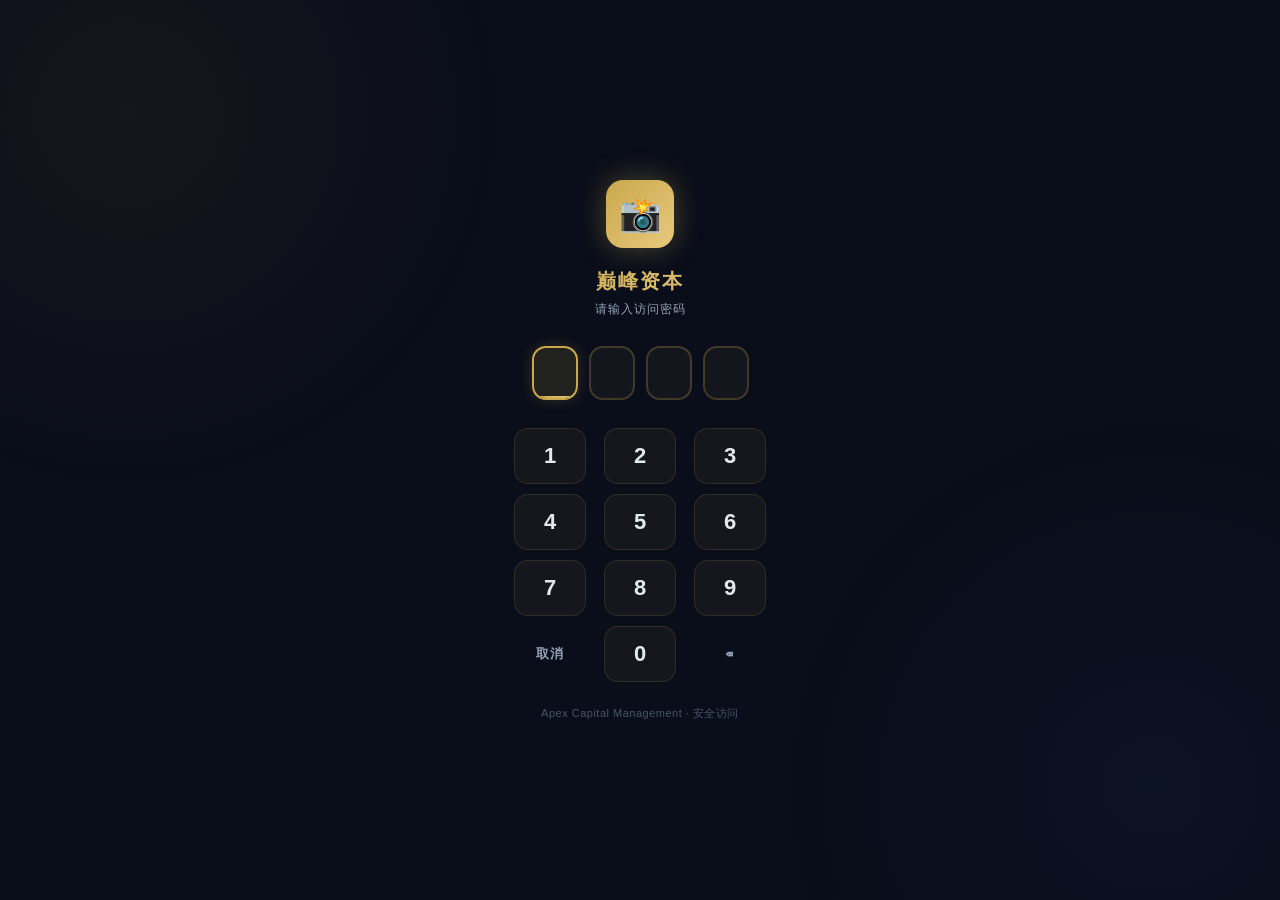
<file: upload.html>
<!DOCTYPE html>
<html lang="zh-CN">
<head>
<meta charset="UTF-8"/>
<meta name="viewport" content="width=device-width,initial-scale=1.0,maximum-scale=1.0,user-scalable=no"/>
<meta name="apple-mobile-web-app-capable" content="yes"/>
<meta name="apple-mobile-web-app-status-bar-style" content="black-translucent"/>
<meta name="apple-mobile-web-app-title" content="持仓同步"/>
<meta name="theme-color" content="#0a0e1a"/>
<title>巅峰资本 · 持仓截图上传</title>
<link rel="apple-touch-icon" href="data:image/svg+xml,<svg xmlns='http://www.w3.org/2000/svg' viewBox='0 0 100 100'><rect width='100' height='100' rx='22' fill='%230a0e1a'/><text y='.9em' font-size='80' x='10'>📸</text></svg>"/>
<style>
:root{
  --gold:#c9a84c;--gold-l:#e8c97e;
  --dark:#0a0e1a;--dark2:#111827;--dark3:#1a2035;
  --card:#1c2539;--border:rgba(201,168,76,.2);
  --text:#e2e8f0;--dim:#94a3b8;
  --up:#f43f5e;--down:#22c55e;
  --safe-top:env(safe-area-inset-top,44px);
  --safe-bot:env(safe-area-inset-bottom,34px);
}
*{margin:0;padding:0;box-sizing:border-box;-webkit-tap-highlight-color:transparent;}
html{scroll-behavior:smooth;}
body{
  background:var(--dark);color:var(--text);
  font-family:'PingFang SC','SF Pro Display','-apple-system','Helvetica Neue',sans-serif;
  min-height:100vh;overflow-x:hidden;
  padding-bottom:calc(var(--safe-bot) + 40px);
}

/* 顶部栏 */
.topbar{
  position:sticky;top:0;z-index:100;
  background:rgba(10,14,26,.92);backdrop-filter:saturate(180%) blur(20px);
  -webkit-backdrop-filter:saturate(180%) blur(20px);
  border-bottom:1px solid var(--border);
  padding:calc(var(--safe-top)) 16px 12px;
  display:flex;align-items:center;gap:12px;
}
.back-btn{
  width:36px;height:36px;border-radius:10px;border:1px solid var(--border);
  background:var(--card);color:var(--text);font-size:18px;
  display:flex;align-items:center;justify-content:center;cursor:pointer;
  text-decoration:none;
}
.topbar-title h1{font-size:16px;font-weight:700;color:var(--gold-l);}
.topbar-title p{font-size:10px;color:var(--dim);letter-spacing:1px;margin-top:1px;}

/* 主内容 */
.main{padding:16px;}

/* 说明卡片 */
.info-card{
  background:var(--card);border:1px solid var(--border);
  border-radius:16px;padding:16px;margin-bottom:20px;
}
.info-card h3{font-size:13px;font-weight:600;color:var(--gold-l);margin-bottom:10px;display:flex;align-items:center;gap:6px;}
.info-card p{font-size:12px;color:var(--dim);line-height:1.8;}
.info-card .step{
  display:flex;gap:10px;margin-bottom:8px;align-items:flex-start;
}
.info-card .step-num{
  width:22px;height:22px;border-radius:50%;flex-shrink:0;
  background:rgba(201,168,76,.15);color:var(--gold);font-size:11px;font-weight:700;
  display:flex;align-items:center;justify-content:center;margin-top:1px;
}
.info-card .step-text{font-size:12px;color:var(--dim);line-height:1.6;}

/* 上传区域 */
.upload-zone{
  border:2px dashed var(--border);border-radius:20px;
  padding:32px 20px;text-align:center;
  transition:all .3s;cursor:pointer;position:relative;
  margin-bottom:20px;
}
.upload-zone.active{border-color:var(--gold);background:rgba(201,168,76,.05);}
.upload-zone.has-files{border-color:#22c55e;background:rgba(34,197,94,.05);}
.upload-icon{font-size:48px;margin-bottom:12px;}
.upload-text{font-size:14px;color:var(--dim);margin-bottom:6px;}
.upload-hint{font-size:11px;color:rgba(148,163,184,.6);}
.upload-zone input[type="file"]{
  position:absolute;top:0;left:0;width:100%;height:100%;opacity:0;cursor:pointer;
}

/* 图片计数器 */
.file-counter{
  display:inline-flex;align-items:center;gap:6px;
  padding:4px 12px;border-radius:999px;
  background:rgba(201,168,76,.12);border:1px solid rgba(201,168,76,.25);
  font-size:12px;font-weight:600;color:var(--gold);
  margin-bottom:16px;
}
.file-counter .count-num{font-size:16px;font-weight:800;color:var(--gold-l);}

/* 预览网格 */
.preview-grid{
  display:grid;
  grid-template-columns:repeat(3, 1fr);
  gap:10px;
  margin-bottom:20px;
}
.preview-card{
  position:relative;
  border-radius:14px;
  border:1px solid var(--border);
  overflow:hidden;
  aspect-ratio:3/4;
  background:var(--dark2);
  transition:transform .15s;
}
.preview-card img{
  width:100%;height:100%;
  object-fit:cover;
  display:block;
}
.preview-card .remove-btn{
  position:absolute;top:6px;right:6px;
  width:26px;height:26px;border-radius:50%;
  background:rgba(0,0,0,.7);backdrop-filter:blur(6px);
  border:1px solid rgba(255,255,255,.15);
  color:#fff;font-size:14px;line-height:1;
  display:flex;align-items:center;justify-content:center;
  cursor:pointer;z-index:2;
  transition:background .2s;
}
.preview-card .remove-btn:active{background:rgba(244,63,94,.8);}
.preview-card .file-info{
  position:absolute;bottom:0;left:0;right:0;
  padding:8px 10px;
  background:linear-gradient(transparent, rgba(0,0,0,.8));
  font-size:10px;color:rgba(255,255,255,.8);
  white-space:nowrap;overflow:hidden;text-overflow:ellipsis;
}
.preview-card .order-badge{
  position:absolute;top:6px;left:6px;
  width:22px;height:22px;border-radius:50%;
  background:rgba(201,168,76,.85);backdrop-filter:blur(4px);
  color:var(--dark);font-size:11px;font-weight:800;
  display:flex;align-items:center;justify-content:center;
}

/* 添加更多按钮 */
.add-more-zone{
  border:1px dashed var(--border);border-radius:14px;
  display:flex;flex-direction:column;align-items:center;justify-content:center;
  aspect-ratio:3/4;cursor:pointer;transition:all .2s;
  color:var(--dim);
}
.add-more-zone:active{background:rgba(201,168,76,.05);border-color:var(--gold);}
.add-more-zone .plus{font-size:28px;margin-bottom:4px;}
.add-more-zone .label{font-size:10px;}
.add-more-zone input[type="file"]{
  position:absolute;top:0;left:0;width:100%;height:100%;opacity:0;cursor:pointer;
}

/* 账户选择 */
.account-select{
  background:var(--card);border:1px solid var(--border);
  border-radius:16px;padding:16px;margin-bottom:20px;
}
.account-select h3{font-size:13px;font-weight:600;color:var(--text);margin-bottom:12px;}
.account-options{display:flex;flex-direction:column;gap:8px;}
.account-opt{
  display:flex;align-items:center;gap:12px;
  padding:12px 14px;border-radius:12px;border:1px solid var(--border);
  cursor:pointer;transition:all .2s;
}
.account-opt.selected{border-color:var(--gold);background:rgba(201,168,76,.08);}
.account-opt:active{transform:scale(.98);}
.account-radio{
  width:20px;height:20px;border-radius:50%;border:2px solid var(--border);
  display:flex;align-items:center;justify-content:center;flex-shrink:0;
  transition:all .2s;
}
.account-opt.selected .account-radio{border-color:var(--gold);background:var(--gold);}
.account-opt.selected .account-radio::after{content:'';width:8px;height:8px;border-radius:50%;background:var(--dark);}
.account-label{font-size:13px;font-weight:600;color:var(--text);}
.account-desc{font-size:11px;color:var(--dim);margin-top:2px;}

/* 备注输入 */
.note-input{
  background:var(--card);border:1px solid var(--border);
  border-radius:16px;padding:16px;margin-bottom:20px;
}
.note-input h3{font-size:13px;font-weight:600;color:var(--text);margin-bottom:12px;}
.note-textarea{
  width:100%;min-height:80px;background:var(--dark2);
  border:1px solid var(--border);border-radius:12px;
  padding:12px 14px;color:var(--text);font-size:13px;
  font-family:inherit;resize:vertical;
  outline:none;transition:border-color .2s;
}
.note-textarea:focus{border-color:var(--gold);}
.note-textarea::placeholder{color:rgba(148,163,184,.5);}

/* 提交按钮 */
.submit-btn{
  width:100%;padding:16px;border:none;border-radius:16px;
  background:linear-gradient(135deg,var(--gold),var(--gold-l));
  color:var(--dark);font-size:15px;font-weight:700;
  cursor:pointer;transition:all .2s;
  display:flex;align-items:center;justify-content:center;gap:8px;
  box-shadow:0 4px 20px rgba(201,168,76,.3);
}
.submit-btn:active{transform:scale(.97);}
.submit-btn:disabled{opacity:.5;cursor:not-allowed;transform:none;}
.submit-btn .spinner{
  width:18px;height:18px;border:2px solid transparent;
  border-top-color:var(--dark);border-radius:50%;
  animation:spin .6s linear infinite;display:none;
}
.submit-btn.loading .spinner{display:block;}
.submit-btn.loading .btn-text{display:none;}
@keyframes spin{to{transform:rotate(360deg);}}

/* 进度条 */
.progress-bar{
  display:none;margin-bottom:20px;
  background:var(--card);border:1px solid var(--border);
  border-radius:14px;padding:14px 16px;
}
.progress-bar.show{display:block;}
.progress-bar .pb-header{
  display:flex;justify-content:space-between;align-items:center;
  margin-bottom:10px;font-size:12px;
}
.progress-bar .pb-label{color:var(--text);font-weight:600;}
.progress-bar .pb-pct{color:var(--gold);font-weight:700;}
.progress-bar .pb-track{
  height:6px;border-radius:3px;background:var(--dark2);overflow:hidden;
}
.progress-bar .pb-fill{
  height:100%;border-radius:3px;
  background:linear-gradient(90deg,var(--gold),var(--gold-l));
  transition:width .3s;
  width:0;
}
.progress-bar .pb-detail{
  margin-top:8px;font-size:11px;color:var(--dim);
}

/* 历史记录 */
.history-section{margin-top:24px;}
.history-section h3{font-size:13px;font-weight:600;color:var(--gold-l);margin-bottom:12px;display:flex;align-items:center;gap:6px;}
.history-empty{
  background:var(--card);border:1px solid var(--border);
  border-radius:16px;padding:24px;text-align:center;
}
.history-empty p{font-size:12px;color:var(--dim);}
.history-item{
  background:var(--card);border:1px solid var(--border);
  border-radius:14px;padding:12px 14px;margin-bottom:10px;
  display:flex;align-items:center;gap:12px;
  text-decoration:none;color:inherit;
}
.history-thumbs{
  display:flex;gap:4px;flex-shrink:0;
}
.history-thumbs img{
  width:36px;height:48px;border-radius:6px;object-fit:cover;
  background:var(--dark2);border:1px solid var(--border);
}
.history-info{flex:1;min-width:0;}
.history-info .hi-title{font-size:12px;font-weight:600;color:var(--text);white-space:nowrap;overflow:hidden;text-overflow:ellipsis;}
.history-info .hi-meta{font-size:10px;color:var(--dim);margin-top:3px;}
.history-status{
  font-size:10px;padding:4px 10px;border-radius:999px;font-weight:600;flex-shrink:0;
}
.status-pending{background:rgba(251,191,36,.12);color:#fbbf24;border:1px solid rgba(251,191,36,.2);}
.status-done{background:rgba(34,197,94,.1);color:#22c55e;border:1px solid rgba(34,197,94,.2);}

/* 成功提示 */
.success-overlay{
  position:fixed;top:0;left:0;right:0;bottom:0;z-index:9999;
  background:rgba(10,14,26,.9);backdrop-filter:blur(10px);
  display:none;align-items:center;justify-content:center;flex-direction:column;
  padding:40px;text-align:center;
}
.success-overlay.show{display:flex;}
.success-icon{font-size:64px;margin-bottom:16px;}
.success-title{font-size:18px;font-weight:700;color:var(--text);margin-bottom:8px;}
.success-desc{font-size:13px;color:var(--dim);line-height:1.6;margin-bottom:24px;}
.success-btn{
  background:linear-gradient(135deg,var(--gold),var(--gold-l));
  color:var(--dark);font-weight:700;font-size:14px;
  border:none;border-radius:12px;padding:12px 32px;cursor:pointer;
}

/* Toast */
.toast{
  position:fixed;top:calc(var(--safe-top) + 60px);left:50%;transform:translateX(-50%);
  z-index:9998;padding:10px 20px;border-radius:12px;
  background:rgba(244,63,94,.9);color:white;font-size:13px;font-weight:600;
  backdrop-filter:blur(10px);opacity:0;transition:opacity .3s;pointer-events:none;
  white-space:nowrap;
}
.toast.show{opacity:1;}

/* ── 密码锁 ── */
.auth-overlay{
  position:fixed;top:0;left:0;right:0;bottom:0;z-index:99999;
  background:var(--dark);display:flex;align-items:center;justify-content:center;
  transition:opacity .5s,transform .5s;
}
.auth-overlay.hide{opacity:0;transform:scale(1.05);pointer-events:none;}
.auth-glow{
  position:absolute;top:-30%;left:-20%;width:60vw;height:60vw;border-radius:50%;
  background:radial-gradient(circle,rgba(201,168,76,.06),transparent 70%);
  animation:authGlow 8s ease-in-out infinite;pointer-events:none;
}
.auth-glow:nth-child(2){top:auto;bottom:-30%;left:auto;right:-20%;animation-delay:-4s;background:radial-gradient(circle,rgba(59,130,246,.04),transparent 70%);}
@keyframes authGlow{0%,100%{transform:translate(0,0) scale(1);}50%{transform:translate(10px,-15px) scale(1.05);}}
.auth-box{width:100%;max-width:340px;padding:32px 24px;text-align:center;position:relative;z-index:1;animation:authFadeUp .5s ease-out;}
@keyframes authFadeUp{from{opacity:0;transform:translateY(24px);}to{opacity:1;transform:translateY(0);}}
.auth-logo{
  width:68px;height:68px;border-radius:17px;margin:0 auto 20px;
  background:linear-gradient(135deg,var(--gold),var(--gold-l));
  display:flex;align-items:center;justify-content:center;
  font-size:34px;box-shadow:0 0 28px rgba(201,168,76,.35);
  animation:logoPulse 2.5s ease-in-out infinite;
}
.auth-title{
  font-size:20px;font-weight:700;letter-spacing:2px;
  background:linear-gradient(to right,var(--gold),var(--gold-l));
  -webkit-background-clip:text;-webkit-text-fill-color:transparent;
  margin-bottom:6px;
}
.auth-sub{font-size:12px;color:var(--dim);letter-spacing:1px;margin-bottom:28px;}
.pin-row{display:flex;gap:11px;justify-content:center;margin-bottom:28px;}
.pin-cell{
  width:46px;height:54px;border-radius:14px;
  border:2px solid rgba(201,168,76,.25);background:rgba(201,168,76,.05);
  display:flex;align-items:center;justify-content:center;
  transition:all .3s cubic-bezier(.4,0,.2,1);position:relative;overflow:hidden;
}
.pin-cell::after{
  content:'';position:absolute;bottom:0;left:50%;width:0;height:2px;
  background:linear-gradient(90deg,var(--gold),var(--gold-l));
  transition:all .3s ease;transform:translateX(-50%);
}
.pin-cell.active{border-color:var(--gold);background:rgba(201,168,76,.12);box-shadow:0 0 14px rgba(201,168,76,.2);}
.pin-cell.active::after{width:100%;}
.pin-cell.filled{border-color:var(--gold);background:rgba(201,168,76,.15);}
.pin-cell.filled .pin-dot-fill{
  width:13px;height:13px;border-radius:50%;
  background:linear-gradient(135deg,var(--gold),var(--gold-l));
  box-shadow:0 0 8px rgba(201,168,76,.5);animation:pinPop .2s ease-out;
}
@keyframes pinPop{0%{transform:scale(0);}80%{transform:scale(1.2);}100%{transform:scale(1);}}
.pin-cell.error{border-color:var(--up);background:rgba(244,63,94,.1);animation:pinShake .5s ease-in-out;}
.pin-cell.error .pin-dot-fill{background:var(--up);box-shadow:0 0 8px rgba(244,63,94,.5);}
@keyframes pinShake{0%,100%{transform:translateX(0);}20%{transform:translateX(-7px);}40%{transform:translateX(7px);}60%{transform:translateX(-5px);}80%{transform:translateX(5px);}}
.pin-pad{display:grid;grid-template-columns:repeat(3,1fr);gap:10px;max-width:260px;margin:0 auto;}
.pin-key{
  width:72px;height:56px;border-radius:14px;
  border:1px solid rgba(201,168,76,.15);background:rgba(201,168,76,.06);
  color:var(--text);font-size:22px;font-weight:600;
  display:flex;align-items:center;justify-content:center;
  cursor:pointer;transition:all .15s;margin:0 auto;
  -webkit-user-select:none;user-select:none;
}
.pin-key:active{transform:scale(.92);background:rgba(201,168,76,.2);border-color:rgba(201,168,76,.4);}
.pin-key.fn{background:transparent;border:none;color:var(--dim);font-size:13px;letter-spacing:1px;}
.pin-key.fn:active{color:var(--text);}
.auth-hint{margin-top:24px;font-size:11px;color:#475569;letter-spacing:.5px;}
.auth-hint .err-text{color:var(--up);font-weight:600;}
.auth-ok-overlay{
  position:fixed;top:0;left:0;right:0;bottom:0;
  background:rgba(10,14,26,.92);display:none;align-items:center;justify-content:center;
  flex-direction:column;z-index:100000;
}
.auth-ok-overlay.show{display:flex;}
.auth-ok-check{
  width:76px;height:76px;border-radius:50%;
  background:linear-gradient(135deg,rgba(34,197,94,.2),rgba(34,197,94,.05));
  border:2px solid #22c55e;display:flex;align-items:center;justify-content:center;
  animation:authOkPop .5s cubic-bezier(.4,0,.2,1);
}
.auth-ok-check svg{width:34px;height:34px;color:#22c55e;}
@keyframes authOkPop{0%{transform:scale(0);opacity:0;}60%{transform:scale(1.1);}100%{transform:scale(1);opacity:1;}}
.auth-ok-text{margin-top:18px;font-size:15px;font-weight:600;color:#22c55e;letter-spacing:2px;animation:authFadeUp .4s ease-out .2s both;}
.auth-ok-sub{margin-top:6px;font-size:12px;color:var(--dim);animation:authFadeUp .4s ease-out .35s both;}
</style>
</head>
<body>

<!-- ══════════════════════ 密码锁 ══════════════════════ -->
<div class="auth-overlay" id="authOverlay">
  <div class="auth-glow"></div>
  <div class="auth-glow"></div>
  <div class="auth-box">
    <div class="auth-logo">📸</div>
    <div class="auth-title">巅峰资本</div>
    <div class="auth-sub">请输入访问密码</div>
    <div class="pin-row" id="pinRow">
      <div class="pin-cell active" id="pc0"></div>
      <div class="pin-cell" id="pc1"></div>
      <div class="pin-cell" id="pc2"></div>
      <div class="pin-cell" id="pc3"></div>
    </div>
    <div class="pin-pad">
      <div class="pin-key" data-n="1">1</div>
      <div class="pin-key" data-n="2">2</div>
      <div class="pin-key" data-n="3">3</div>
      <div class="pin-key" data-n="4">4</div>
      <div class="pin-key" data-n="5">5</div>
      <div class="pin-key" data-n="6">6</div>
      <div class="pin-key" data-n="7">7</div>
      <div class="pin-key" data-n="8">8</div>
      <div class="pin-key" data-n="9">9</div>
      <div class="pin-key fn" data-n="cancel">取消</div>
      <div class="pin-key" data-n="0">0</div>
      <div class="pin-key fn" data-n="del">⌫</div>
    </div>
    <div class="auth-hint" id="authHint">Apex Capital Management · 安全访问</div>
  </div>
</div>
<div class="auth-ok-overlay" id="authOk">
  <div class="auth-ok-check">
    <svg viewBox="0 0 24 24" fill="none" stroke="currentColor" stroke-width="2.5" stroke-linecap="round" stroke-linejoin="round"><polyline points="20 6 9 17 4 12"/></svg>
  </div>
  <div class="auth-ok-text">验证通过</div>
  <div class="auth-ok-sub">正在进入上传页面…</div>
</div>

<!-- 主内容（默认隐藏，验证通过后显示） -->
<div id="mainContent" style="display:none">

<!-- Toast -->
<div class="toast" id="toast"></div>

<!-- 顶部栏 -->
<div class="topbar">
  <a href="mobile.html" class="back-btn">←</a>
  <div class="topbar-title">
    <h1>持仓截图上传</h1>
    <p>HOLDING SYNC</p>
  </div>
</div>

<!-- 主内容 -->
<div class="main">

  <!-- 说明 -->
  <div class="info-card">
    <h3>📋 使用说明</h3>
    <div class="step">
      <div class="step-num">1</div>
      <div class="step-text">打开基金App，截图你的持仓页面（最多6张）</div>
    </div>
    <div class="step">
      <div class="step-num">2</div>
      <div class="step-text">选择账户类型，添加备注后提交</div>
    </div>
    <div class="step">
      <div class="step-num">3</div>
      <div class="step-text">团队自动识别截图，更新持仓数据</div>
    </div>
    <p style="margin-top:10px;font-size:11px;color:rgba(148,163,184,.6)">
      截图通过 GitHub Issue 安全传输，仅团队成员可见。支持批量上传最多6张。
    </p>
  </div>

  <!-- 上传区域 -->
  <div class="upload-zone" id="uploadZone">
    <div class="upload-icon" id="uploadIcon">📸</div>
    <div class="upload-text" id="uploadText">点击选择持仓截图</div>
    <div class="upload-hint">支持 JPG / PNG / HEIC，单张最大 10MB，最多 6 张</div>
    <input type="file" accept="image/*" multiple id="fileInput"/>
  </div>

  <!-- 文件计数器 -->
  <div class="file-counter" id="fileCounter" style="display:none">
    已选 <span class="count-num" id="countNum">0</span> / 6 张
  </div>

  <!-- 预览网格 -->
  <div class="preview-grid" id="previewGrid"></div>

  <!-- 账户选择 -->
  <div class="account-select">
    <h3>🏦 选择账户</h3>
    <div class="account-options">
      <div class="account-opt selected" onclick="selectAccount('normal',this)">
        <div class="account-radio"></div>
        <div>
          <div class="account-label">普通基金账户</div>
          <div class="account-desc">20支基金 · 普通账户持仓</div>
        </div>
      </div>
      <div class="account-opt" onclick="selectAccount('pension',this)">
        <div class="account-radio"></div>
        <div>
          <div class="account-label">个人养老金账户</div>
          <div class="account-desc">5支基金 · 养老金持仓</div>
        </div>
      </div>
      <div class="account-opt" onclick="selectAccount('both',this)">
        <div class="account-radio"></div>
        <div>
          <div class="account-label">两个账户都有</div>
          <div class="account-desc">上传包含两个账户的完整截图</div>
        </div>
      </div>
    </div>
  </div>

  <!-- 备注 -->
  <div class="note-input">
    <h3>📝 备注（可选）</h3>
    <textarea class="note-textarea" id="noteText" placeholder="如有调仓操作或其他说明，请在此备注..."></textarea>
  </div>

  <!-- 进度条 -->
  <div class="progress-bar" id="progressBar">
    <div class="pb-header">
      <span class="pb-label" id="pbLabel">正在上传...</span>
      <span class="pb-pct" id="pbPct">0%</span>
    </div>
    <div class="pb-track">
      <div class="pb-fill" id="pbFill"></div>
    </div>
    <div class="pb-detail" id="pbDetail"></div>
  </div>

  <!-- 提交 -->
  <button class="submit-btn" id="submitBtn" onclick="submitUpload()" disabled>
    <div class="spinner"></div>
    <span class="btn-text">📤 提交持仓截图</span>
  </button>

  <!-- 历史记录 -->
  <div class="history-section">
    <h3>📜 上传历史</h3>
    <div class="history-empty" id="historyEmpty">
      <p>暂无上传记录</p>
    </div>
    <div id="historyList"></div>
  </div>

</div>

<!-- 成功弹窗 -->
<div class="success-overlay" id="successOverlay">
  <div class="success-icon">✅</div>
  <div class="success-title">提交成功</div>
  <div class="success-desc" id="successDesc">
    持仓截图已上传，智能体团队将自动识别并更新数据。<br/>
    通常在5-10分钟内完成同步。
  </div>
  <button class="success-btn" onclick="closeSuccess()">返回持仓监控</button>
</div>

</div><!-- end #mainContent -->

<script>
// ══════════════════════════════════════
// 密码锁（与 mobile.html 共享 localStorage）
// ══════════════════════════════════════
const AUTH_KEY = 'apex_auth_token';
const AUTH_TTL = 7 * 24 * 60 * 60 * 1000;
const AUTH_PIN = '1688';
let authPin = '';
let authAttempts = 0;
const AUTH_MAX = 5;
let authLocked = false;

function checkAuth() {
  try {
    const raw = localStorage.getItem(AUTH_KEY);
    if (raw) {
      const { t, exp } = JSON.parse(raw);
      if (t === AUTH_PIN && Date.now() < exp) return true;
      localStorage.removeItem(AUTH_KEY);
    }
  } catch(e) {}
  return false;
}
function setAuth() {
  localStorage.setItem(AUTH_KEY, JSON.stringify({ t: AUTH_PIN, exp: Date.now() + AUTH_TTL }));
}
function authUpdateDots() {
  for (let i = 0; i < 4; i++) {
    const cell = document.getElementById('pc' + i);
    cell.className = 'pin-cell'; cell.innerHTML = '';
    if (i < authPin.length) { cell.classList.add('filled'); cell.innerHTML = '<div class="pin-dot-fill"></div>'; }
    if (i === authPin.length) cell.classList.add('active');
  }
}
function authInput(n) {
  if (authLocked || authPin.length >= 4) return;
  authPin += n; authUpdateDots();
  if (authPin.length === 4) setTimeout(authVerify, 250);
}
function authDelete() {
  if (authLocked || !authPin.length) return;
  authPin = authPin.slice(0, -1); authUpdateDots();
}
function authCancel() { if (!authLocked) { authPin = ''; authUpdateDots(); } }
function authVerify() {
  const hint = document.getElementById('authHint');
  if (authPin === AUTH_PIN) {
    setAuth();
    document.getElementById('authOk').classList.add('show');
    setTimeout(() => {
      const o = document.getElementById('authOverlay'); o.classList.add('hide');
      setTimeout(() => { o.style.display = 'none'; }, 500);
      document.getElementById('authOk').classList.remove('show');
      document.getElementById('mainContent').style.display = '';
    }, 1000);
  } else {
    authAttempts++;
    for (let i = 0; i < 4; i++) document.getElementById('pc' + i).classList.add('error');
    hint.innerHTML = '密码错误 <span class="err-text">(' + authAttempts + '/' + AUTH_MAX + ')</span>';
    setTimeout(() => {
      if (authAttempts >= AUTH_MAX) {
        authLocked = true; let cd = 30;
        hint.innerHTML = '已锁定 <span class="err-text">' + cd + '秒后重试</span>';
        const timer = setInterval(() => {
          cd--; hint.innerHTML = '已锁定 <span class="err-text">' + cd + '秒后重试</span>';
          if (cd <= 0) { clearInterval(timer); authLocked = false; authAttempts = 0; hint.textContent = '请重新输入密码'; }
        }, 1000);
      }
      authPin = ''; authUpdateDots();
    }, 500);
  }
}
document.querySelectorAll('.pin-key').forEach(k => {
  k.addEventListener('click', () => {
    const v = k.dataset.n;
    if (v === 'del') authDelete(); else if (v === 'cancel') authCancel(); else authInput(v);
  });
});
document.addEventListener('keydown', e => {
  const o = document.getElementById('authOverlay');
  if (!o || o.style.display === 'none' || o.classList.contains('hide')) return;
  if (e.key >= '0' && e.key <= '9') authInput(e.key);
  else if (e.key === 'Backspace') authDelete();
  else if (e.key === 'Escape') authCancel();
});

// 启动：检查验证状态
if (checkAuth()) {
  document.getElementById('authOverlay').style.display = 'none';
  document.getElementById('mainContent').style.display = '';
} else {
  authUpdateDots();
}

</script>
<script>
const REPO = "rebornwl/apex-capital-dashboard";
const ISSUE_LABEL = "holding-sync";
const MAX_FILES = 6;
let selectedAccount = "normal";
let selectedFiles = []; // {file, previewUrl}

// 工具
function showToast(msg) {
  const t = document.getElementById("toast");
  t.textContent = msg;
  t.classList.add("show");
  setTimeout(() => t.classList.remove("show"), 3000);
}

function formatSize(bytes) {
  if (bytes < 1024) return bytes + " B";
  if (bytes < 1024*1024) return (bytes/1024).toFixed(1) + " KB";
  return (bytes/1024/1024).toFixed(1) + " MB";
}

function updateUI() {
  const count = selectedFiles.length;
  const counter = document.getElementById("fileCounter");
  const grid = document.getElementById("previewGrid");
  const zone = document.getElementById("uploadZone");
  const btn = document.getElementById("submitBtn");
  
  // 计数器
  if (count > 0) {
    counter.style.display = "inline-flex";
    document.getElementById("countNum").textContent = count;
  } else {
    counter.style.display = "none";
  }
  
  // 上传区域状态
  if (count >= MAX_FILES) {
    zone.style.display = "none";
  } else {
    zone.style.display = "";
    if (count > 0) {
      zone.classList.add("has-files");
      document.getElementById("uploadIcon").textContent = "➕";
      document.getElementById("uploadText").textContent = `继续添加截图（还可加 ${MAX_FILES - count} 张）`;
    } else {
      zone.classList.remove("has-files");
      document.getElementById("uploadIcon").textContent = "📸";
      document.getElementById("uploadText").textContent = "点击选择持仓截图";
    }
  }
  
  // 渲染预览网格
  grid.innerHTML = "";
  selectedFiles.forEach((item, idx) => {
    const card = document.createElement("div");
    card.className = "preview-card";
    card.innerHTML = `
      <span class="order-badge">${idx + 1}</span>
      <button class="remove-btn" onclick="removeFile(${idx})">×</button>
      <img src="${item.previewUrl}" alt="截图${idx+1}"/>
      <div class="file-info">${item.file.name.length > 18 ? item.file.name.slice(0,15) + '...' : item.file.name} · ${formatSize(item.file.size)}</div>
    `;
    grid.appendChild(card);
  });
  
  // 添加更多按钮
  if (count > 0 && count < MAX_FILES) {
    const addCard = document.createElement("div");
    addCard.className = "add-more-zone";
    addCard.style.position = "relative";
    addCard.innerHTML = `
      <span class="plus">+</span>
      <span class="label">添加更多</span>
      <input type="file" accept="image/*" multiple onchange="handleFiles(this.files)"/>
    `;
    grid.appendChild(addCard);
  }
  
  // 提交按钮
  btn.disabled = count === 0;
  btn.querySelector(".btn-text").textContent = count > 0 
    ? `📤 提交 ${count} 张截图` 
    : "📤 提交持仓截图";
}

// 文件选择处理
function handleFiles(fileList) {
  const newFiles = Array.from(fileList);
  let added = 0;
  
  for (const file of newFiles) {
    if (selectedFiles.length >= MAX_FILES) break;
    
    if (!file.type.startsWith("image/")) {
      showToast(`${file.name} 不是图片，已跳过`);
      continue;
    }
    if (file.size > 10*1024*1024) {
      showToast(`${file.name} 超过10MB，已跳过`);
      continue;
    }
    
    const previewUrl = URL.createObjectURL(file);
    selectedFiles.push({ file, previewUrl });
    added++;
  }
  
  if (added < newFiles.length && selectedFiles.length >= MAX_FILES) {
    showToast(`最多只能上传 ${MAX_FILES} 张截图`);
  }
  
  updateUI();
}

document.getElementById("fileInput").addEventListener("change", function(e) {
  handleFiles(e.target.files);
  e.target.value = ""; // 允许重复选择同一文件
});

function removeFile(idx) {
  URL.revokeObjectURL(selectedFiles[idx].previewUrl);
  selectedFiles.splice(idx, 1);
  updateUI();
}

// 账户选择
function selectAccount(type, el) {
  selectedAccount = type;
  document.querySelectorAll(".account-opt").forEach(e => e.classList.remove("selected"));
  el.classList.add("selected");
}

// 图片转 Base64（带压缩）
function fileToBase64(file, maxSizeKB = 512) {
  return new Promise((resolve, reject) => {
    const reader = new FileReader();
    reader.onload = (e) => {
      const img = new Image();
      img.onload = () => {
        // 如果原图已经小于目标大小，直接返回
        if (file.size < maxSizeKB * 1024) {
          resolve(e.target.result);
          return;
        }
        // 压缩
        const canvas = document.createElement("canvas");
        let w = img.width, h = img.height;
        const maxDim = 1600;
        if (w > maxDim || h > maxDim) {
          if (w > h) { h = Math.round(h * maxDim / w); w = maxDim; }
          else { w = Math.round(w * maxDim / h); h = maxDim; }
        }
        canvas.width = w;
        canvas.height = h;
        const ctx = canvas.getContext("2d");
        ctx.drawImage(img, 0, 0, w, h);
        // 尝试不同质量
        let quality = 0.7;
        let base64;
        do {
          base64 = canvas.toDataURL("image/jpeg", quality);
          quality -= 0.1;
        } while (base64.length > maxSizeKB * 1024 * 1.37 && quality > 0.1);
        resolve(base64);
      };
      img.onerror = reject;
      img.src = e.target.result;
    };
    reader.onerror = reject;
    reader.readAsDataURL(file);
  });
}

// 显示进度
function showProgress(label, pct, detail) {
  const bar = document.getElementById("progressBar");
  bar.classList.add("show");
  document.getElementById("pbLabel").textContent = label;
  document.getElementById("pbPct").textContent = pct + "%";
  document.getElementById("pbFill").style.width = pct + "%";
  document.getElementById("pbDetail").textContent = detail || "";
}

function hideProgress() {
  document.getElementById("progressBar").classList.remove("show");
}

// 提交
async function submitUpload() {
  if (selectedFiles.length === 0) {
    showToast("请先选择截图");
    return;
  }
  
  const btn = document.getElementById("submitBtn");
  btn.classList.add("loading");
  btn.disabled = true;
  
  try {
    // 压缩所有图片
    showProgress("正在压缩图片...", 10, `准备 ${selectedFiles.length} 张截图`);
    const base64List = [];
    for (let i = 0; i < selectedFiles.length; i++) {
      const b64 = await fileToBase64(selectedFiles[i].file, 480);
      base64List.push(b64);
      const pct = 10 + Math.round((i + 1) / selectedFiles.length * 40);
      showProgress("正在压缩图片...", pct, `${i + 1} / ${selectedFiles.length} 张已完成`);
    }
    
    const note = document.getElementById("noteText").value.trim();
    const accountLabels = { normal: "普通账户", pension: "养老金账户", both: "两个账户" };
    const issueTitle = `[持仓同步] ${new Date().toLocaleDateString("zh-CN")} ${accountLabels[selectedAccount]}（${selectedFiles.length}张截图）`;
    
    showProgress("正在生成报告...", 55, "组装Issue内容");
    
    // 构建Issue body（带多张图片）
    let imagesMd = base64List.map((b64, i) => 
      `### 截图 ${i + 1}/${selectedFiles.length}\n![持仓截图${i+1}](${b64})\n`
    ).join("\n");
    
    const totalSize = selectedFiles.reduce((s, f) => s + f.file.size, 0);
    
    const body = `## 持仓截图同步请求

- **账户类型**：${accountLabels[selectedAccount]}
- **提交时间**：${new Date().toLocaleString("zh-CN")}
- **截图数量**：${selectedFiles.length} 张
- **总大小**：${formatSize(totalSize)}
- **文件列表**：${selectedFiles.map((f,i) => `${i+1}. ${f.name} (${formatSize(f.file.size)})`).join(" | ")}

${note ? `## 备注\n${note}` : ""}

## 截图预览

${imagesMd}

---
> 此 Issue 由持仓同步系统自动创建，智能体团队将自动处理。`;

    showProgress("正在提交到 GitHub...", 70, "请稍候...");
    
    // 检查body大小（GitHub Issue body限制约1MB）
    const bodySize = new Blob([body]).size;
    if (bodySize > 900 * 1024) {
      // 图片太大，降级为手动上传
      throw new Error("body_too_large");
    }
    
    const response = await fetch(`https://api.github.com/repos/${REPO}/issues`, {
      method: "POST",
      headers: {
        "Accept": "application/vnd.github.v3+json",
        "Content-Type": "application/json"
      },
      body: JSON.stringify({
        title: issueTitle,
        body: body,
        labels: [ISSUE_LABEL, "auto-sync"]
      })
    });
    
    showProgress("正在完成...", 90, "");
    
    if (!response.ok) {
      if (response.status === 401 || response.status === 403 || response.status === 422) {
        // 认证失败或内容过大，提供手动方式
        fallbackManualUpload(issueTitle, note);
        return;
      }
      throw new Error(`GitHub API 返回 ${response.status}`);
    }
    
    const issue = await response.json();
    showProgress("完成!", 100, "提交成功");
    
    // 保存历史
    saveHistory({
      url: issue.html_url,
      account: selectedAccount,
      time: new Date().toISOString(),
      count: selectedFiles.length,
      files: selectedFiles.map(f => f.name),
      thumbs: selectedFiles.slice(0, 3).map(f => f.previewUrl)
    });
    
    setTimeout(() => {
      hideProgress();
      document.getElementById("successDesc").innerHTML = 
        `${selectedFiles.length} 张持仓截图已上传，团队将自动识别并更新数据。<br/>通常在5-10分钟内完成同步。`;
      document.getElementById("successOverlay").classList.add("show");
    }, 500);
    
  } catch(err) {
    console.error("Upload error:", err);
    hideProgress();
    
    if (err.message === "body_too_large") {
      showToast("图片内容过大，将打开手动上传页面");
      const accountLabels = { normal: "普通账户", pension: "养老金账户", both: "两个账户" };
      const issueTitle = `[持仓同步] ${new Date().toLocaleDateString("zh-CN")} ${accountLabels[selectedAccount]}（${selectedFiles.length}张截图）`;
      const note = document.getElementById("noteText").value.trim();
      fallbackManualUpload(issueTitle, note);
    } else {
      // 降级：打开 GitHub Issue 页面手动上传
      const accountLabels = { normal: "普通账户", pension: "养老金账户", both: "两个账户" };
      const issueTitle = `[持仓同步] ${new Date().toLocaleDateString("zh-CN")} ${accountLabels[selectedAccount]}（${selectedFiles.length}张截图）`;
      const note = document.getElementById("noteText").value.trim();
      fallbackManualUpload(issueTitle, note);
    }
  } finally {
    btn.classList.remove("loading");
    btn.disabled = selectedFiles.length === 0;
  }
}

function fallbackManualUpload(title, note) {
  window.open(
    `https://github.com/${REPO}/issues/new?title=${encodeURIComponent(title)}&labels=${ISSUE_LABEL}&body=${encodeURIComponent("## 备注说明\n" + (note || "无") + "\n\n## 请在下方逐张上传持仓截图（最多6张）\n[拖拽或点击上传图片]")}`,
    "_blank"
  );
  document.getElementById("successOverlay").querySelector(".success-desc").innerHTML = 
    "已打开 GitHub Issue 页面，请手动上传截图后提交。";
  document.getElementById("successOverlay").classList.add("show");
}

function closeSuccess() {
  document.getElementById("successOverlay").classList.remove("show");
  // 清空状态
  selectedFiles.forEach(f => URL.revokeObjectURL(f.previewUrl));
  selectedFiles = [];
  document.getElementById("noteText").value = "";
  updateUI();
  window.location.href = "mobile.html";
}

// 历史记录（localStorage）
function saveHistory(item) {
  let history = JSON.parse(localStorage.getItem("sync_history") || "[]");
  history.unshift(item);
  if (history.length > 20) history = history.slice(0, 20);
  localStorage.setItem("sync_history", JSON.stringify(history));
  renderHistory();
}

function renderHistory() {
  const history = JSON.parse(localStorage.getItem("sync_history") || "[]");
  const container = document.getElementById("historyList");
  const empty = document.getElementById("historyEmpty");
  
  if (history.length === 0) {
    empty.style.display = "block";
    container.innerHTML = "";
    return;
  }
  
  empty.style.display = "none";
  const accountLabels = { normal: "普通账户", pension: "养老金账户", both: "两个账户" };
  
  container.innerHTML = history.slice(0, 5).map(h => {
    const d = new Date(h.time);
    const dateStr = `${d.getMonth()+1}/${d.getDate()} ${String(d.getHours()).padStart(2,'0')}:${String(d.getMinutes()).padStart(2,'0')}`;
    const countText = h.count ? `${h.count}张` : "1张";
    
    // 缩略图（最多3张）
    let thumbsHtml = "";
    if (h.thumbs && h.thumbs.length > 0) {
      thumbsHtml = `<div class="history-thumbs">`;
      h.thumbs.forEach(src => {
        thumbsHtml += `<img src="${src}" alt="截图"/>`;
      });
      if (h.count > 3) {
        thumbsHtml += `<div style="width:36px;height:48px;border-radius:6px;background:var(--dark2);border:1px solid var(--border);display:flex;align-items:center;justify-content:center;font-size:11px;color:var(--dim);">+${h.count - 3}</div>`;
      }
      thumbsHtml += `</div>`;
    }
    
    return `<a href="${h.url}" target="_blank" class="history-item">
      ${thumbsHtml}
      <div class="history-info">
        <div class="hi-title">${accountLabels[h.account] || h.account} · ${countText}截图</div>
        <div class="hi-meta">${dateStr}</div>
      </div>
      <div class="history-status status-done">已提交</div>
    </a>`;
  }).join("");
}

// 初始化
updateUI();
renderHistory();
</script>
</body>
</html>
</file>
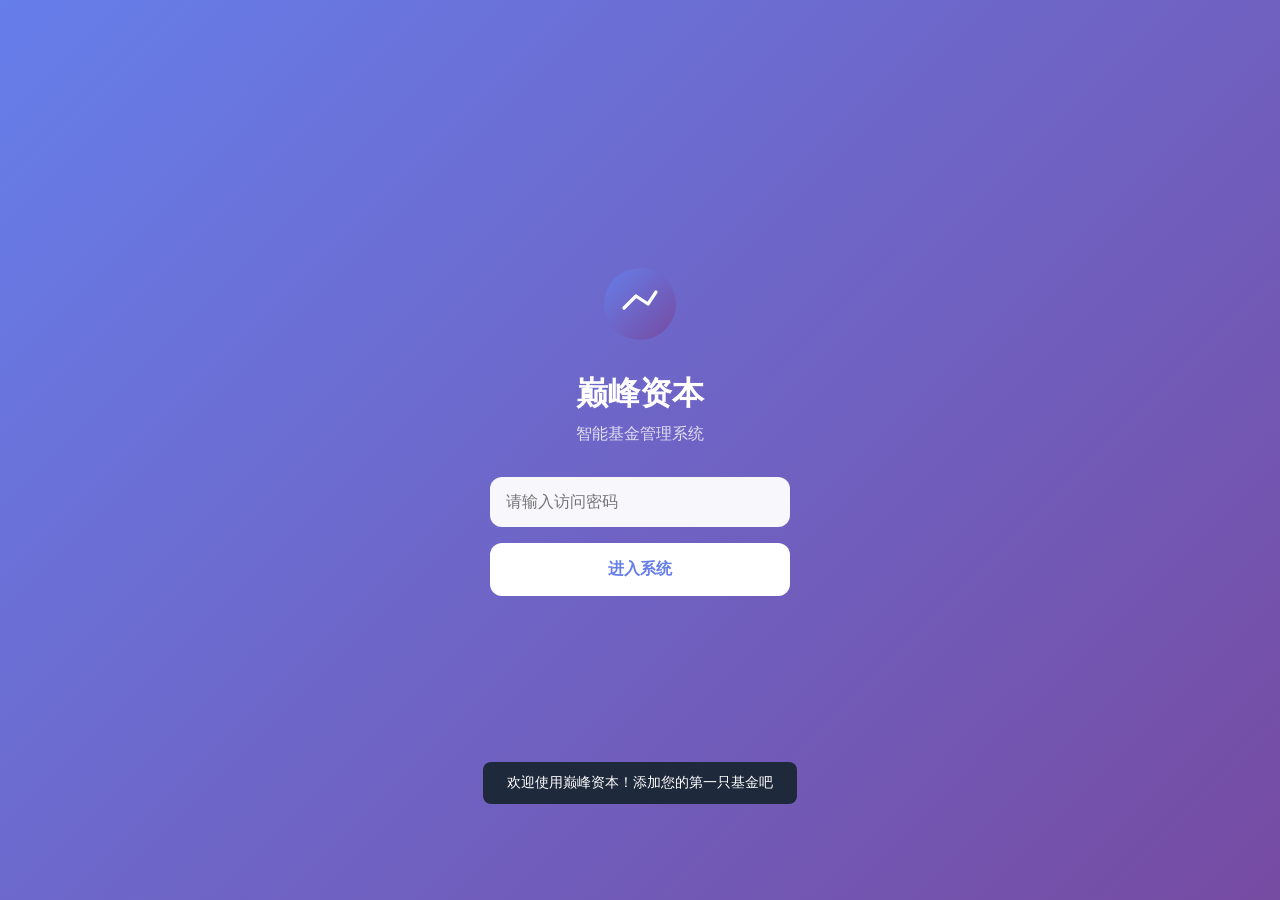
<file: backup/mobile.html>
<!DOCTYPE html>
<html lang="zh-CN">
<head>
    <meta charset="UTF-8">
    <meta name="viewport" content="width=device-width, initial-scale=1.0, maximum-scale=1.0, user-scalable=no">
    <title>巅峰资本 · 持仓监控</title>
    <link rel="stylesheet" href="styles.css">
    <link rel="manifest" href="manifest.json">
    <meta name="apple-mobile-web-app-capable" content="yes">
    <meta name="apple-mobile-web-app-status-bar-style" content="black-translucent">
</head>
<body>
    <div id="app">
        <div id="login-page" class="page active">
            <div class="login-container">
                <div class="logo">
                    <svg viewBox="0 0 100 100" width="80" height="80">
                        <defs>
                            <linearGradient id="grad1" x1="0%" y1="0%" x2="100%" y2="100%">
                                <stop offset="0%" style="stop-color:#667eea;stop-opacity:1" />
                                <stop offset="100%" style="stop-color:#764ba2;stop-opacity:1" />
                            </linearGradient>
                        </defs>
                        <circle cx="50" cy="50" r="45" fill="url(#grad1)"/>
                        <path d="M30 55 L45 40 L60 50 L70 35" stroke="white" stroke-width="4" fill="none" stroke-linecap="round" stroke-linejoin="round"/>
                    </svg>
                </div>
                <h1>巅峰资本</h1>
                <p class="subtitle">智能基金管理系统</p>
                <div class="input-group">
                    <input type="password" id="password-input" placeholder="请输入访问密码">
                    <button id="login-btn" class="btn-primary">进入系统</button>
                </div>
                <p id="error-msg" class="error-msg"></p>
            </div>
        </div>

        <div id="main-page" class="page">
            <header class="app-header">
                <div class="header-content">
                    <div class="header-title">
                        <h2>巅峰资本</h2>
                        <span class="status-dot"></span>
                    </div>
                    <button id="refresh-btn" class="icon-btn">
                        <svg width="24" height="24" viewBox="0 0 24 24" fill="none" stroke="currentColor" stroke-width="2">
                            <path d="M23 4v6h-6"/>
                            <path d="M1 20v-6h6"/>
                            <path d="M3.51 9a9 9 0 0 1 14.85-3.36L23 10M1 14l4.64 4.36A9 9 0 0 0 20.49 15"/>
                        </svg>
                    </button>
                </div>
            </header>

            <main class="app-content">
                <section class="info-card card">
                    <h3 class="card-title">📱 访问信息</h3>
                    <div class="info-list">
                        <div class="info-item">
                            <span class="info-label">🌐 永久访问地址</span>
                            <span class="info-value">rebornwl.github.io/apex-capital-dashboard</span>
                        </div>
                        <div class="info-item">
                            <span class="info-label">📅 数据更新时间</span>
                            <span class="info-value" id="update-time">--</span>
                        </div>
                        <div class="info-item">
                            <span class="info-label">📊 交易状态</span>
                            <span class="info-value" id="trade-status">--</span>
                        </div>
                        <div class="info-item">
                            <span class="info-label">🔄 更新方式</span>
                            <span class="info-value">自动（交易日14:45）</span>
                        </div>
                        <div class="info-item">
                            <span class="info-label">🤖 智能体团队</span>
                            <span class="info-value">10个在线</span>
                        </div>
                    </div>
                </section>

                <section class="asset-card card">
                    <h3 class="card-title">💰 总资产概览</h3>
                    <div class="asset-total">
                        <span class="asset-label">当前市值</span>
                        <span class="asset-value" id="total-asset">¥0.00</span>
                    </div>
                    <div class="asset-stats">
                        <div class="stat-item">
                            <span class="stat-label">今日盈亏</span>
                            <span class="stat-value" id="today-profit">¥0.00</span>
                        </div>
                        <div class="stat-item">
                            <span class="stat-label">持仓成本</span>
                            <span class="stat-value" id="total-cost">¥0.00</span>
                        </div>
                        <div class="stat-item">
                            <span class="stat-label">总收益率</span>
                            <span class="stat-value" id="total-return">0.00%</span>
                        </div>
                    </div>
                </section>

                <section class="report-card card">
                    <h3 class="card-title">📋 今日汇报</h3>
                    <div id="report-content" class="report-content">
                        <div class="loading">加载中...</div>
                    </div>
                </section>

                <section class="portfolio-card card">
                    <div class="card-header">
                        <h3 class="card-title">📊 持仓明细</h3>
                        <button id="add-fund-btn" class="btn-small">+ 添加</button>
                    </div>
                    <div id="portfolio-list" class="portfolio-list">
                        <div class="empty-state">暂无持仓数据</div>
                    </div>
                </section>

                <section class="upload-card card">
                    <h3 class="card-title">📸 持仓同步</h3>
                    <div class="upload-area" id="upload-area">
                        <svg width="48" height="48" viewBox="0 0 24 24" fill="none" stroke="currentColor" stroke-width="1.5">
                            <rect x="3" y="3" width="18" height="18" rx="2" ry="2"/>
                            <circle cx="8.5" cy="8.5" r="1.5"/>
                            <polyline points="21 15 16 10 5 21"/>
                        </svg>
                        <p>点击或拖拽上传持仓截图</p>
                        <input type="file" id="file-input" accept="image/*" multiple>
                    </div>
                </section>

                <section class="recommend-card card">
                    <h3 class="card-title">🎯 基金推荐</h3>
                    <div id="recommend-list" class="recommend-list">
                        <div class="loading">加载中...</div>
                    </div>
                </section>

                <section class="help-card card">
                    <h3 class="card-title">💡 使用说明</h3>
                    <ul class="help-list">
                        <li>每个交易日 14:45 自动更新数据</li>
                        <li>点击右上角 🔄 可手动刷新</li>
                        <li>添加到主屏幕可获得类App体验</li>
                        <li>数据来源：天天基金实时估值API</li>
                        <li>电脑关机也能访问，CDN全球加速</li>
                    </ul>
                </section>
            </main>

            <nav class="app-nav">
                <button class="nav-item active" data-tab="dashboard">
                    <svg viewBox="0 0 24 24" fill="none" stroke="currentColor" stroke-width="2">
                        <rect x="3" y="3" width="7" height="7"/>
                        <rect x="14" y="3" width="7" height="7"/>
                        <rect x="14" y="14" width="7" height="7"/>
                        <rect x="3" y="14" width="7" height="7"/>
                    </svg>
                    <span>首页</span>
                </button>
                <button class="nav-item" data-tab="portfolio">
                    <svg viewBox="0 0 24 24" fill="none" stroke="currentColor" stroke-width="2">
                        <line x1="12" y1="1" x2="12" y2="23"/>
                        <path d="M17 5H9.5a3.5 3.5 0 0 0 0 7h5a3.5 3.5 0 0 1 0 7H6"/>
                    </svg>
                    <span>持仓</span>
                </button>
                <button class="nav-item" data-tab="recommend">
                    <svg viewBox="0 0 24 24" fill="none" stroke="currentColor" stroke-width="2">
                        <polygon points="12 2 15.09 8.26 22 9.27 17 14.14 18.18 21.02 12 17.77 5.82 21.02 7 14.14 2 9.27 8.91 8.26 12 2"/>
                    </svg>
                    <span>推荐</span>
                </button>
                <button class="nav-item" data-tab="settings">
                    <svg viewBox="0 0 24 24" fill="none" stroke="currentColor" stroke-width="2">
                        <circle cx="12" cy="12" r="3"/>
                        <path d="M19.4 15a1.65 1.65 0 0 0 .33 1.82l.06.06a2 2 0 0 1 0 2.83 2 2 0 0 1-2.83 0l-.06-.06a1.65 1.65 0 0 0-1.82-.33 1.65 1.65 0 0 0-1 1.51V21a2 2 0 0 1-2 2 2 2 0 0 1-2-2v-.09A1.65 1.65 0 0 0 9 19.4a1.65 1.65 0 0 0-1.82.33l-.06.06a2 2 0 0 1-2.83 0 2 2 0 0 1 0-2.83l.06-.06a1.65 1.65 0 0 0 .33-1.82 1.65 1.65 0 0 0-1.51-1H3a2 2 0 0 1-2-2 2 2 0 0 1 2-2h.09A1.65 1.65 0 0 0 4.6 9a1.65 1.65 0 0 0-.33-1.82l-.06-.06a2 2 0 0 1 0-2.83 2 2 0 0 1 2.83 0l.06.06a1.65 1.65 0 0 0 1.82.33H9a1.65 1.65 0 0 0 1-1.51V3a2 2 0 0 1 2-2 2 2 0 0 1 2 2v.09a1.65 1.65 0 0 0 1 1.51 1.65 1.65 0 0 0 1.82-.33l.06-.06a2 2 0 0 1 2.83 0 2 2 0 0 1 0 2.83l-.06.06a1.65 1.65 0 0 0-.33 1.82V9a1.65 1.65 0 0 0 1.51 1H21a2 2 0 0 1 2 2 2 2 0 0 1-2 2h-.09a1.65 1.65 0 0 0-1.51 1z"/>
                    </svg>
                    <span>设置</span>
                </button>
            </nav>
        </div>

        <div id="settings-page" class="page">
            <header class="app-header">
                <div class="header-content">
                    <button id="back-btn" class="icon-btn">
                        <svg width="24" height="24" viewBox="0 0 24 24" fill="none" stroke="currentColor" stroke-width="2">
                            <path d="M19 12H5M12 19l-7-7 7-7"/>
                        </svg>
                    </button>
                    <h2>设置</h2>
                </div>
            </header>
            <main class="app-content">
                <section class="settings-card card">
                    <div class="setting-item">
                        <span class="setting-label">更新频率</span>
                        <select id="update-freq" class="setting-select">
                            <option value="auto">自动（交易日14:45）</option>
                            <option value="1h">每小时</option>
                            <option value="manual">仅手动</option>
                        </select>
                    </div>
                    <div class="setting-item">
                        <span class="setting-label">密码保护</span>
                        <label class="switch">
                            <input type="checkbox" id="password-toggle" checked>
                            <span class="slider"></span>
                        </label>
                    </div>
                    <div class="setting-item">
                        <span class="setting-label">清除数据</span>
                        <button id="clear-data-btn" class="btn-danger">清除所有数据</button>
                    </div>
                    <div class="setting-item">
                        <span class="setting-label">导出数据</span>
                        <button id="export-data-btn" class="btn-secondary">导出为JSON</button>
                    </div>
                    <div class="setting-item">
                        <span class="setting-label">导入数据</span>
                        <button id="import-data-btn" class="btn-secondary">导入JSON文件</button>
                        <input type="file" id="import-file" accept=".json" style="display:none;">
                    </div>
                </section>
            </main>
        </div>

        <div id="modal" class="modal">
            <div class="modal-content">
                <div class="modal-header">
                    <h3 id="modal-title">添加基金</h3>
                    <button id="modal-close" class="icon-btn">
                        <svg width="24" height="24" viewBox="0 0 24 24" fill="none" stroke="currentColor" stroke-width="2">
                            <line x1="18" y1="6" x2="6" y2="18"/>
                            <line x1="6" y1="6" x2="18" y2="18"/>
                        </svg>
                    </button>
                </div>
                <div class="modal-body" id="modal-body"></div>
            </div>
        </div>
    </div>

    <script src="app.js"></script>
</body>
</html>
</file>
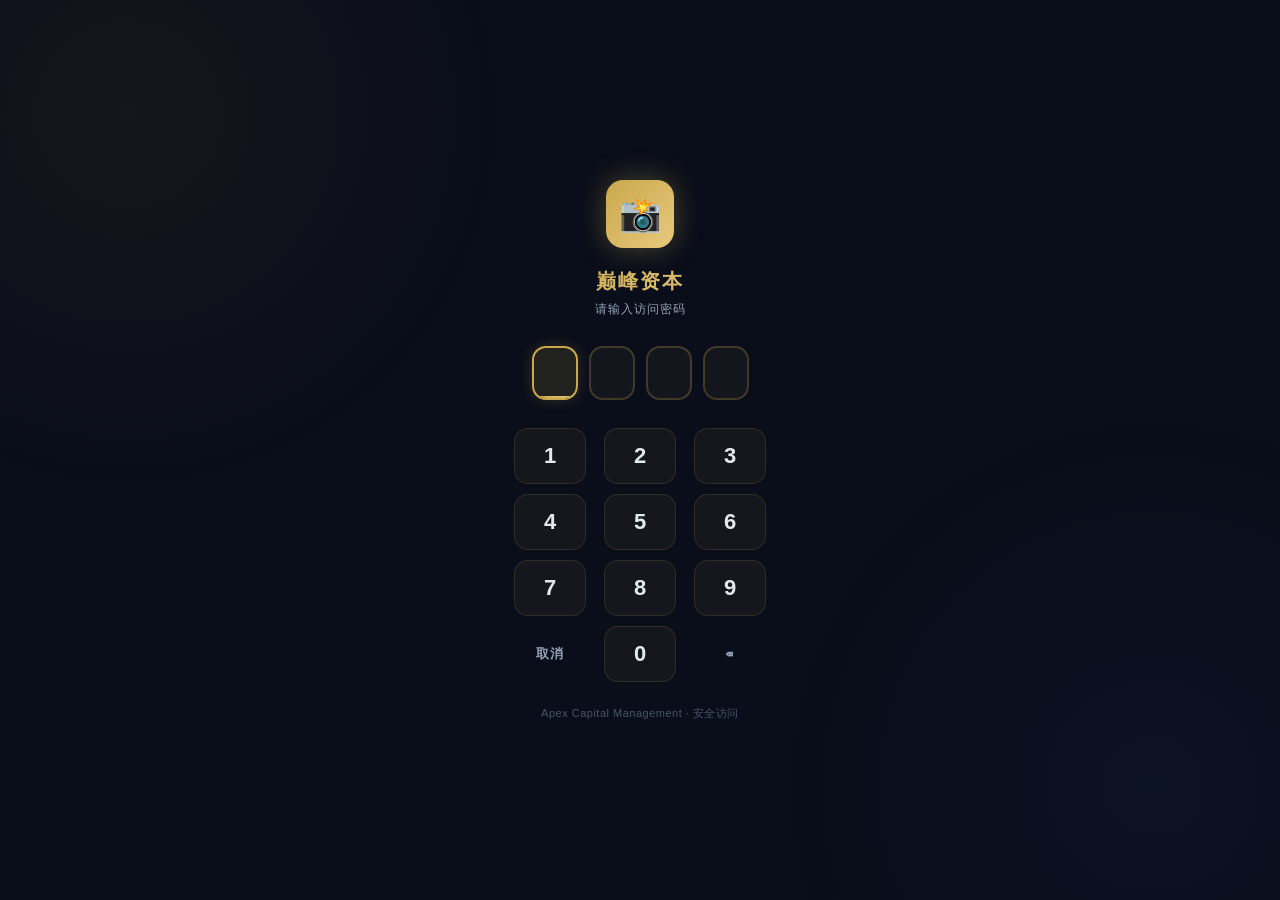
<file: dashboard/upload.html>
<!DOCTYPE html>
<html lang="zh-CN">
<head>
<meta charset="UTF-8"/>
<meta name="viewport" content="width=device-width,initial-scale=1.0,maximum-scale=1.0,user-scalable=no"/>
<meta name="apple-mobile-web-app-capable" content="yes"/>
<meta name="apple-mobile-web-app-status-bar-style" content="black-translucent"/>
<meta name="apple-mobile-web-app-title" content="持仓同步"/>
<meta name="theme-color" content="#0a0e1a"/>
<title>巅峰资本 · 持仓截图上传</title>
<link rel="apple-touch-icon" href="data:image/svg+xml,<svg xmlns='http://www.w3.org/2000/svg' viewBox='0 0 100 100'><rect width='100' height='100' rx='22' fill='%230a0e1a'/><text y='.9em' font-size='80' x='10'>📸</text></svg>"/>
<style>
:root{
  --gold:#c9a84c;--gold-l:#e8c97e;
  --dark:#0a0e1a;--dark2:#111827;--dark3:#1a2035;
  --card:#1c2539;--border:rgba(201,168,76,.2);
  --text:#e2e8f0;--dim:#94a3b8;
  --up:#f43f5e;--down:#22c55e;
  --safe-top:env(safe-area-inset-top,44px);
  --safe-bot:env(safe-area-inset-bottom,34px);
}
*{margin:0;padding:0;box-sizing:border-box;-webkit-tap-highlight-color:transparent;}
html{scroll-behavior:smooth;}
body{
  background:var(--dark);color:var(--text);
  font-family:'PingFang SC','SF Pro Display','-apple-system','Helvetica Neue',sans-serif;
  min-height:100vh;overflow-x:hidden;
  padding-bottom:calc(var(--safe-bot) + 40px);
}

/* 顶部栏 */
.topbar{
  position:sticky;top:0;z-index:100;
  background:rgba(10,14,26,.92);backdrop-filter:saturate(180%) blur(20px);
  -webkit-backdrop-filter:saturate(180%) blur(20px);
  border-bottom:1px solid var(--border);
  padding:calc(var(--safe-top)) 16px 12px;
  display:flex;align-items:center;gap:12px;
}
.back-btn{
  width:36px;height:36px;border-radius:10px;border:1px solid var(--border);
  background:var(--card);color:var(--text);font-size:18px;
  display:flex;align-items:center;justify-content:center;cursor:pointer;
  text-decoration:none;
}
.topbar-title h1{font-size:16px;font-weight:700;color:var(--gold-l);}
.topbar-title p{font-size:10px;color:var(--dim);letter-spacing:1px;margin-top:1px;}

/* 主内容 */
.main{padding:16px;}

/* 说明卡片 */
.info-card{
  background:var(--card);border:1px solid var(--border);
  border-radius:16px;padding:16px;margin-bottom:20px;
}
.info-card h3{font-size:13px;font-weight:600;color:var(--gold-l);margin-bottom:10px;display:flex;align-items:center;gap:6px;}
.info-card p{font-size:12px;color:var(--dim);line-height:1.8;}
.info-card .step{
  display:flex;gap:10px;margin-bottom:8px;align-items:flex-start;
}
.info-card .step-num{
  width:22px;height:22px;border-radius:50%;flex-shrink:0;
  background:rgba(201,168,76,.15);color:var(--gold);font-size:11px;font-weight:700;
  display:flex;align-items:center;justify-content:center;margin-top:1px;
}
.info-card .step-text{font-size:12px;color:var(--dim);line-height:1.6;}

/* 上传区域 */
.upload-zone{
  border:2px dashed var(--border);border-radius:20px;
  padding:32px 20px;text-align:center;
  transition:all .3s;cursor:pointer;position:relative;
  margin-bottom:20px;
}
.upload-zone.active{border-color:var(--gold);background:rgba(201,168,76,.05);}
.upload-zone.has-files{border-color:#22c55e;background:rgba(34,197,94,.05);}
.upload-icon{font-size:48px;margin-bottom:12px;}
.upload-text{font-size:14px;color:var(--dim);margin-bottom:6px;}
.upload-hint{font-size:11px;color:rgba(148,163,184,.6);}
.upload-zone input[type="file"]{
  position:absolute;top:0;left:0;width:100%;height:100%;opacity:0;cursor:pointer;
}

/* 图片计数器 */
.file-counter{
  display:inline-flex;align-items:center;gap:6px;
  padding:4px 12px;border-radius:999px;
  background:rgba(201,168,76,.12);border:1px solid rgba(201,168,76,.25);
  font-size:12px;font-weight:600;color:var(--gold);
  margin-bottom:16px;
}
.file-counter .count-num{font-size:16px;font-weight:800;color:var(--gold-l);}

/* 预览网格 */
.preview-grid{
  display:grid;
  grid-template-columns:repeat(3, 1fr);
  gap:10px;
  margin-bottom:20px;
}
.preview-card{
  position:relative;
  border-radius:14px;
  border:1px solid var(--border);
  overflow:hidden;
  aspect-ratio:3/4;
  background:var(--dark2);
  transition:transform .15s;
}
.preview-card img{
  width:100%;height:100%;
  object-fit:cover;
  display:block;
}
.preview-card .remove-btn{
  position:absolute;top:6px;right:6px;
  width:26px;height:26px;border-radius:50%;
  background:rgba(0,0,0,.7);backdrop-filter:blur(6px);
  border:1px solid rgba(255,255,255,.15);
  color:#fff;font-size:14px;line-height:1;
  display:flex;align-items:center;justify-content:center;
  cursor:pointer;z-index:2;
  transition:background .2s;
}
.preview-card .remove-btn:active{background:rgba(244,63,94,.8);}
.preview-card .file-info{
  position:absolute;bottom:0;left:0;right:0;
  padding:8px 10px;
  background:linear-gradient(transparent, rgba(0,0,0,.8));
  font-size:10px;color:rgba(255,255,255,.8);
  white-space:nowrap;overflow:hidden;text-overflow:ellipsis;
}
.preview-card .order-badge{
  position:absolute;top:6px;left:6px;
  width:22px;height:22px;border-radius:50%;
  background:rgba(201,168,76,.85);backdrop-filter:blur(4px);
  color:var(--dark);font-size:11px;font-weight:800;
  display:flex;align-items:center;justify-content:center;
}

/* 添加更多按钮 */
.add-more-zone{
  border:1px dashed var(--border);border-radius:14px;
  display:flex;flex-direction:column;align-items:center;justify-content:center;
  aspect-ratio:3/4;cursor:pointer;transition:all .2s;
  color:var(--dim);
}
.add-more-zone:active{background:rgba(201,168,76,.05);border-color:var(--gold);}
.add-more-zone .plus{font-size:28px;margin-bottom:4px;}
.add-more-zone .label{font-size:10px;}
.add-more-zone input[type="file"]{
  position:absolute;top:0;left:0;width:100%;height:100%;opacity:0;cursor:pointer;
}

/* 账户选择 */
.account-select{
  background:var(--card);border:1px solid var(--border);
  border-radius:16px;padding:16px;margin-bottom:20px;
}
.account-select h3{font-size:13px;font-weight:600;color:var(--text);margin-bottom:12px;}
.account-options{display:flex;flex-direction:column;gap:8px;}
.account-opt{
  display:flex;align-items:center;gap:12px;
  padding:12px 14px;border-radius:12px;border:1px solid var(--border);
  cursor:pointer;transition:all .2s;
}
.account-opt.selected{border-color:var(--gold);background:rgba(201,168,76,.08);}
.account-opt:active{transform:scale(.98);}
.account-radio{
  width:20px;height:20px;border-radius:50%;border:2px solid var(--border);
  display:flex;align-items:center;justify-content:center;flex-shrink:0;
  transition:all .2s;
}
.account-opt.selected .account-radio{border-color:var(--gold);background:var(--gold);}
.account-opt.selected .account-radio::after{content:'';width:8px;height:8px;border-radius:50%;background:var(--dark);}
.account-label{font-size:13px;font-weight:600;color:var(--text);}
.account-desc{font-size:11px;color:var(--dim);margin-top:2px;}

/* 备注输入 */
.note-input{
  background:var(--card);border:1px solid var(--border);
  border-radius:16px;padding:16px;margin-bottom:20px;
}
.note-input h3{font-size:13px;font-weight:600;color:var(--text);margin-bottom:12px;}
.note-textarea{
  width:100%;min-height:80px;background:var(--dark2);
  border:1px solid var(--border);border-radius:12px;
  padding:12px 14px;color:var(--text);font-size:13px;
  font-family:inherit;resize:vertical;
  outline:none;transition:border-color .2s;
}
.note-textarea:focus{border-color:var(--gold);}
.note-textarea::placeholder{color:rgba(148,163,184,.5);}

/* 提交按钮 */
.submit-btn{
  width:100%;padding:16px;border:none;border-radius:16px;
  background:linear-gradient(135deg,var(--gold),var(--gold-l));
  color:var(--dark);font-size:15px;font-weight:700;
  cursor:pointer;transition:all .2s;
  display:flex;align-items:center;justify-content:center;gap:8px;
  box-shadow:0 4px 20px rgba(201,168,76,.3);
}
.submit-btn:active{transform:scale(.97);}
.submit-btn:disabled{opacity:.5;cursor:not-allowed;transform:none;}
.submit-btn .spinner{
  width:18px;height:18px;border:2px solid transparent;
  border-top-color:var(--dark);border-radius:50%;
  animation:spin .6s linear infinite;display:none;
}
.submit-btn.loading .spinner{display:block;}
.submit-btn.loading .btn-text{display:none;}
@keyframes spin{to{transform:rotate(360deg);}}

/* 进度条 */
.progress-bar{
  display:none;margin-bottom:20px;
  background:var(--card);border:1px solid var(--border);
  border-radius:14px;padding:14px 16px;
}
.progress-bar.show{display:block;}
.progress-bar .pb-header{
  display:flex;justify-content:space-between;align-items:center;
  margin-bottom:10px;font-size:12px;
}
.progress-bar .pb-label{color:var(--text);font-weight:600;}
.progress-bar .pb-pct{color:var(--gold);font-weight:700;}
.progress-bar .pb-track{
  height:6px;border-radius:3px;background:var(--dark2);overflow:hidden;
}
.progress-bar .pb-fill{
  height:100%;border-radius:3px;
  background:linear-gradient(90deg,var(--gold),var(--gold-l));
  transition:width .3s;
  width:0;
}
.progress-bar .pb-detail{
  margin-top:8px;font-size:11px;color:var(--dim);
}

/* 历史记录 */
.history-section{margin-top:24px;}
.history-section h3{font-size:13px;font-weight:600;color:var(--gold-l);margin-bottom:12px;display:flex;align-items:center;gap:6px;}
.history-empty{
  background:var(--card);border:1px solid var(--border);
  border-radius:16px;padding:24px;text-align:center;
}
.history-empty p{font-size:12px;color:var(--dim);}
.history-item{
  background:var(--card);border:1px solid var(--border);
  border-radius:14px;padding:12px 14px;margin-bottom:10px;
  display:flex;align-items:center;gap:12px;
  text-decoration:none;color:inherit;
}
.history-thumbs{
  display:flex;gap:4px;flex-shrink:0;
}
.history-thumbs img{
  width:36px;height:48px;border-radius:6px;object-fit:cover;
  background:var(--dark2);border:1px solid var(--border);
}
.history-info{flex:1;min-width:0;}
.history-info .hi-title{font-size:12px;font-weight:600;color:var(--text);white-space:nowrap;overflow:hidden;text-overflow:ellipsis;}
.history-info .hi-meta{font-size:10px;color:var(--dim);margin-top:3px;}
.history-status{
  font-size:10px;padding:4px 10px;border-radius:999px;font-weight:600;flex-shrink:0;
}
.status-pending{background:rgba(251,191,36,.12);color:#fbbf24;border:1px solid rgba(251,191,36,.2);}
.status-done{background:rgba(34,197,94,.1);color:#22c55e;border:1px solid rgba(34,197,94,.2);}

/* 成功提示 */
.success-overlay{
  position:fixed;top:0;left:0;right:0;bottom:0;z-index:9999;
  background:rgba(10,14,26,.9);backdrop-filter:blur(10px);
  display:none;align-items:center;justify-content:center;flex-direction:column;
  padding:40px;text-align:center;
}
.success-overlay.show{display:flex;}
.success-icon{font-size:64px;margin-bottom:16px;}
.success-title{font-size:18px;font-weight:700;color:var(--text);margin-bottom:8px;}
.success-desc{font-size:13px;color:var(--dim);line-height:1.6;margin-bottom:24px;}
.success-btn{
  background:linear-gradient(135deg,var(--gold),var(--gold-l));
  color:var(--dark);font-weight:700;font-size:14px;
  border:none;border-radius:12px;padding:12px 32px;cursor:pointer;
}

/* Toast */
.toast{
  position:fixed;top:calc(var(--safe-top) + 60px);left:50%;transform:translateX(-50%);
  z-index:9998;padding:10px 20px;border-radius:12px;
  background:rgba(244,63,94,.9);color:white;font-size:13px;font-weight:600;
  backdrop-filter:blur(10px);opacity:0;transition:opacity .3s;pointer-events:none;
  white-space:nowrap;
}
.toast.show{opacity:1;}

/* ── 密码锁 ── */
.auth-overlay{
  position:fixed;top:0;left:0;right:0;bottom:0;z-index:99999;
  background:var(--dark);display:flex;align-items:center;justify-content:center;
  transition:opacity .5s,transform .5s;
}
.auth-overlay.hide{opacity:0;transform:scale(1.05);pointer-events:none;}
.auth-glow{
  position:absolute;top:-30%;left:-20%;width:60vw;height:60vw;border-radius:50%;
  background:radial-gradient(circle,rgba(201,168,76,.06),transparent 70%);
  animation:authGlow 8s ease-in-out infinite;pointer-events:none;
}
.auth-glow:nth-child(2){top:auto;bottom:-30%;left:auto;right:-20%;animation-delay:-4s;background:radial-gradient(circle,rgba(59,130,246,.04),transparent 70%);}
@keyframes authGlow{0%,100%{transform:translate(0,0) scale(1);}50%{transform:translate(10px,-15px) scale(1.05);}}
.auth-box{width:100%;max-width:340px;padding:32px 24px;text-align:center;position:relative;z-index:1;animation:authFadeUp .5s ease-out;}
@keyframes authFadeUp{from{opacity:0;transform:translateY(24px);}to{opacity:1;transform:translateY(0);}}
.auth-logo{
  width:68px;height:68px;border-radius:17px;margin:0 auto 20px;
  background:linear-gradient(135deg,var(--gold),var(--gold-l));
  display:flex;align-items:center;justify-content:center;
  font-size:34px;box-shadow:0 0 28px rgba(201,168,76,.35);
  animation:logoPulse 2.5s ease-in-out infinite;
}
.auth-title{
  font-size:20px;font-weight:700;letter-spacing:2px;
  background:linear-gradient(to right,var(--gold),var(--gold-l));
  -webkit-background-clip:text;-webkit-text-fill-color:transparent;
  margin-bottom:6px;
}
.auth-sub{font-size:12px;color:var(--dim);letter-spacing:1px;margin-bottom:28px;}
.pin-row{display:flex;gap:11px;justify-content:center;margin-bottom:28px;}
.pin-cell{
  width:46px;height:54px;border-radius:14px;
  border:2px solid rgba(201,168,76,.25);background:rgba(201,168,76,.05);
  display:flex;align-items:center;justify-content:center;
  transition:all .3s cubic-bezier(.4,0,.2,1);position:relative;overflow:hidden;
}
.pin-cell::after{
  content:'';position:absolute;bottom:0;left:50%;width:0;height:2px;
  background:linear-gradient(90deg,var(--gold),var(--gold-l));
  transition:all .3s ease;transform:translateX(-50%);
}
.pin-cell.active{border-color:var(--gold);background:rgba(201,168,76,.12);box-shadow:0 0 14px rgba(201,168,76,.2);}
.pin-cell.active::after{width:100%;}
.pin-cell.filled{border-color:var(--gold);background:rgba(201,168,76,.15);}
.pin-cell.filled .pin-dot-fill{
  width:13px;height:13px;border-radius:50%;
  background:linear-gradient(135deg,var(--gold),var(--gold-l));
  box-shadow:0 0 8px rgba(201,168,76,.5);animation:pinPop .2s ease-out;
}
@keyframes pinPop{0%{transform:scale(0);}80%{transform:scale(1.2);}100%{transform:scale(1);}}
.pin-cell.error{border-color:var(--up);background:rgba(244,63,94,.1);animation:pinShake .5s ease-in-out;}
.pin-cell.error .pin-dot-fill{background:var(--up);box-shadow:0 0 8px rgba(244,63,94,.5);}
@keyframes pinShake{0%,100%{transform:translateX(0);}20%{transform:translateX(-7px);}40%{transform:translateX(7px);}60%{transform:translateX(-5px);}80%{transform:translateX(5px);}}
.pin-pad{display:grid;grid-template-columns:repeat(3,1fr);gap:10px;max-width:260px;margin:0 auto;}
.pin-key{
  width:72px;height:56px;border-radius:14px;
  border:1px solid rgba(201,168,76,.15);background:rgba(201,168,76,.06);
  color:var(--text);font-size:22px;font-weight:600;
  display:flex;align-items:center;justify-content:center;
  cursor:pointer;transition:all .15s;margin:0 auto;
  -webkit-user-select:none;user-select:none;
}
.pin-key:active{transform:scale(.92);background:rgba(201,168,76,.2);border-color:rgba(201,168,76,.4);}
.pin-key.fn{background:transparent;border:none;color:var(--dim);font-size:13px;letter-spacing:1px;}
.pin-key.fn:active{color:var(--text);}
.auth-hint{margin-top:24px;font-size:11px;color:#475569;letter-spacing:.5px;}
.auth-hint .err-text{color:var(--up);font-weight:600;}
.auth-ok-overlay{
  position:fixed;top:0;left:0;right:0;bottom:0;
  background:rgba(10,14,26,.92);display:none;align-items:center;justify-content:center;
  flex-direction:column;z-index:100000;
}
.auth-ok-overlay.show{display:flex;}
.auth-ok-check{
  width:76px;height:76px;border-radius:50%;
  background:linear-gradient(135deg,rgba(34,197,94,.2),rgba(34,197,94,.05));
  border:2px solid #22c55e;display:flex;align-items:center;justify-content:center;
  animation:authOkPop .5s cubic-bezier(.4,0,.2,1);
}
.auth-ok-check svg{width:34px;height:34px;color:#22c55e;}
@keyframes authOkPop{0%{transform:scale(0);opacity:0;}60%{transform:scale(1.1);}100%{transform:scale(1);opacity:1;}}
.auth-ok-text{margin-top:18px;font-size:15px;font-weight:600;color:#22c55e;letter-spacing:2px;animation:authFadeUp .4s ease-out .2s both;}
.auth-ok-sub{margin-top:6px;font-size:12px;color:var(--dim);animation:authFadeUp .4s ease-out .35s both;}
</style>
</head>
<body>

<!-- ══════════════════════ 密码锁 ══════════════════════ -->
<div class="auth-overlay" id="authOverlay">
  <div class="auth-glow"></div>
  <div class="auth-glow"></div>
  <div class="auth-box">
    <div class="auth-logo">📸</div>
    <div class="auth-title">巅峰资本</div>
    <div class="auth-sub">请输入访问密码</div>
    <div class="pin-row" id="pinRow">
      <div class="pin-cell active" id="pc0"></div>
      <div class="pin-cell" id="pc1"></div>
      <div class="pin-cell" id="pc2"></div>
      <div class="pin-cell" id="pc3"></div>
    </div>
    <div class="pin-pad">
      <div class="pin-key" data-n="1">1</div>
      <div class="pin-key" data-n="2">2</div>
      <div class="pin-key" data-n="3">3</div>
      <div class="pin-key" data-n="4">4</div>
      <div class="pin-key" data-n="5">5</div>
      <div class="pin-key" data-n="6">6</div>
      <div class="pin-key" data-n="7">7</div>
      <div class="pin-key" data-n="8">8</div>
      <div class="pin-key" data-n="9">9</div>
      <div class="pin-key fn" data-n="cancel">取消</div>
      <div class="pin-key" data-n="0">0</div>
      <div class="pin-key fn" data-n="del">⌫</div>
    </div>
    <div class="auth-hint" id="authHint">Apex Capital Management · 安全访问</div>
  </div>
</div>
<div class="auth-ok-overlay" id="authOk">
  <div class="auth-ok-check">
    <svg viewBox="0 0 24 24" fill="none" stroke="currentColor" stroke-width="2.5" stroke-linecap="round" stroke-linejoin="round"><polyline points="20 6 9 17 4 12"/></svg>
  </div>
  <div class="auth-ok-text">验证通过</div>
  <div class="auth-ok-sub">正在进入上传页面…</div>
</div>

<!-- 主内容（默认隐藏，验证通过后显示） -->
<div id="mainContent" style="display:none">

<!-- Toast -->
<div class="toast" id="toast"></div>

<!-- 顶部栏 -->
<div class="topbar">
  <a href="mobile.html" class="back-btn">←</a>
  <div class="topbar-title">
    <h1>持仓截图上传</h1>
    <p>HOLDING SYNC</p>
  </div>
</div>

<!-- 主内容 -->
<div class="main">

  <!-- 说明 -->
  <div class="info-card">
    <h3>📋 使用说明</h3>
    <div class="step">
      <div class="step-num">1</div>
      <div class="step-text">打开基金App，截图你的持仓页面（最多6张）</div>
    </div>
    <div class="step">
      <div class="step-num">2</div>
      <div class="step-text">选择账户类型，添加备注后提交</div>
    </div>
    <div class="step">
      <div class="step-num">3</div>
      <div class="step-text">云端自动 OCR 识别并更新持仓数据，约 1-2 分钟</div>
    </div>
    <p style="margin-top:10px;font-size:11px;color:rgba(148,163,184,.6)">
      截图通过 GitHub Issue 安全传输，仅团队成员可见。支持批量上传最多6张。
    </p>
  </div>

  <!-- 上传区域 -->
  <div class="upload-zone" id="uploadZone">
    <div class="upload-icon" id="uploadIcon">📸</div>
    <div class="upload-text" id="uploadText">点击选择持仓截图</div>
    <div class="upload-hint">支持 JPG / PNG / HEIC，单张最大 10MB，最多 6 张</div>
    <input type="file" accept="image/*" multiple id="fileInput"/>
  </div>

  <!-- 文件计数器 -->
  <div class="file-counter" id="fileCounter" style="display:none">
    已选 <span class="count-num" id="countNum">0</span> / 6 张
  </div>

  <!-- 预览网格 -->
  <div class="preview-grid" id="previewGrid"></div>

  <!-- 账户选择 -->
  <div class="account-select">
    <h3>🏦 选择账户</h3>
    <div class="account-options">
      <div class="account-opt selected" onclick="selectAccount('normal',this)">
        <div class="account-radio"></div>
        <div>
          <div class="account-label">普通基金账户</div>
          <div class="account-desc">20支基金 · 普通账户持仓</div>
        </div>
      </div>
      <div class="account-opt" onclick="selectAccount('pension',this)">
        <div class="account-radio"></div>
        <div>
          <div class="account-label">个人养老金账户</div>
          <div class="account-desc">5支基金 · 养老金持仓</div>
        </div>
      </div>
      <div class="account-opt" onclick="selectAccount('both',this)">
        <div class="account-radio"></div>
        <div>
          <div class="account-label">两个账户都有</div>
          <div class="account-desc">上传包含两个账户的完整截图</div>
        </div>
      </div>
    </div>
  </div>

  <!-- 备注 -->
  <div class="note-input">
    <h3>📝 备注（可选）</h3>
    <textarea class="note-textarea" id="noteText" placeholder="如有调仓操作或其他说明，请在此备注..."></textarea>
  </div>

  <!-- 进度条 -->
  <div class="progress-bar" id="progressBar">
    <div class="pb-header">
      <span class="pb-label" id="pbLabel">正在上传...</span>
      <span class="pb-pct" id="pbPct">0%</span>
    </div>
    <div class="pb-track">
      <div class="pb-fill" id="pbFill"></div>
    </div>
    <div class="pb-detail" id="pbDetail"></div>
  </div>

  <!-- 提交 -->
  <button class="submit-btn" id="submitBtn" onclick="submitUpload()" disabled>
    <div class="spinner"></div>
    <span class="btn-text">📤 提交持仓截图</span>
  </button>

  <!-- 历史记录 -->
  <div class="history-section">
    <h3>📜 上传历史</h3>
    <div class="history-empty" id="historyEmpty">
      <p>暂无上传记录</p>
    </div>
    <div id="historyList"></div>
  </div>

</div>

<!-- 成功弹窗 -->
<div class="success-overlay" id="successOverlay">
  <div class="success-icon">✅</div>
  <div class="success-title">提交成功</div>
  <div class="success-desc" id="successDesc">
    持仓截图已上传，云端正在自动处理。<br/>
    约 1-2 分钟后刷新持仓监控页面即可看到最新数据。
  </div>
  <button class="success-btn" onclick="closeSuccess()">返回持仓监控</button>
</div>

</div><!-- end #mainContent -->

<script>
// ══════════════════════════════════════
// 密码锁（与 mobile.html 共享 localStorage）
// ══════════════════════════════════════
const AUTH_KEY = 'apex_auth_token';
const AUTH_TTL = 7 * 24 * 60 * 60 * 1000;
const AUTH_PIN = '1688';
let authPin = '';
let authAttempts = 0;
const AUTH_MAX = 5;
let authLocked = false;

function checkAuth() {
  try {
    const raw = localStorage.getItem(AUTH_KEY);
    if (raw) {
      const { t, exp } = JSON.parse(raw);
      if (t === AUTH_PIN && Date.now() < exp) return true;
      localStorage.removeItem(AUTH_KEY);
    }
  } catch(e) {}
  return false;
}
function setAuth() {
  localStorage.setItem(AUTH_KEY, JSON.stringify({ t: AUTH_PIN, exp: Date.now() + AUTH_TTL }));
}
function authUpdateDots() {
  for (let i = 0; i < 4; i++) {
    const cell = document.getElementById('pc' + i);
    cell.className = 'pin-cell'; cell.innerHTML = '';
    if (i < authPin.length) { cell.classList.add('filled'); cell.innerHTML = '<div class="pin-dot-fill"></div>'; }
    if (i === authPin.length) cell.classList.add('active');
  }
}
function authInput(n) {
  if (authLocked || authPin.length >= 4) return;
  authPin += n; authUpdateDots();
  if (authPin.length === 4) setTimeout(authVerify, 250);
}
function authDelete() {
  if (authLocked || !authPin.length) return;
  authPin = authPin.slice(0, -1); authUpdateDots();
}
function authCancel() { if (!authLocked) { authPin = ''; authUpdateDots(); } }
function authVerify() {
  const hint = document.getElementById('authHint');
  if (authPin === AUTH_PIN) {
    setAuth();
    document.getElementById('authOk').classList.add('show');
    setTimeout(() => {
      const o = document.getElementById('authOverlay'); o.classList.add('hide');
      setTimeout(() => { o.style.display = 'none'; }, 500);
      document.getElementById('authOk').classList.remove('show');
      document.getElementById('mainContent').style.display = '';
    }, 1000);
  } else {
    authAttempts++;
    for (let i = 0; i < 4; i++) document.getElementById('pc' + i).classList.add('error');
    hint.innerHTML = '密码错误 <span class="err-text">(' + authAttempts + '/' + AUTH_MAX + ')</span>';
    setTimeout(() => {
      if (authAttempts >= AUTH_MAX) {
        authLocked = true; let cd = 30;
        hint.innerHTML = '已锁定 <span class="err-text">' + cd + '秒后重试</span>';
        const timer = setInterval(() => {
          cd--; hint.innerHTML = '已锁定 <span class="err-text">' + cd + '秒后重试</span>';
          if (cd <= 0) { clearInterval(timer); authLocked = false; authAttempts = 0; hint.textContent = '请重新输入密码'; }
        }, 1000);
      }
      authPin = ''; authUpdateDots();
    }, 500);
  }
}
document.querySelectorAll('.pin-key').forEach(k => {
  k.addEventListener('click', () => {
    const v = k.dataset.n;
    if (v === 'del') authDelete(); else if (v === 'cancel') authCancel(); else authInput(v);
  });
});
document.addEventListener('keydown', e => {
  const o = document.getElementById('authOverlay');
  if (!o || o.style.display === 'none' || o.classList.contains('hide')) return;
  if (e.key >= '0' && e.key <= '9') authInput(e.key);
  else if (e.key === 'Backspace') authDelete();
  else if (e.key === 'Escape') authCancel();
});

// 启动：检查验证状态
if (checkAuth()) {
  document.getElementById('authOverlay').style.display = 'none';
  document.getElementById('mainContent').style.display = '';
} else {
  authUpdateDots();
}

</script>
<script>
const REPO = "rebornwl/apex-capital-dashboard";
const ISSUE_LABEL = "holding-sync";
const MAX_FILES = 6;
let selectedAccount = "normal";
let selectedFiles = []; // {file, previewUrl}

// 工具
function showToast(msg) {
  const t = document.getElementById("toast");
  t.textContent = msg;
  t.classList.add("show");
  setTimeout(() => t.classList.remove("show"), 3000);
}

function formatSize(bytes) {
  if (bytes < 1024) return bytes + " B";
  if (bytes < 1024*1024) return (bytes/1024).toFixed(1) + " KB";
  return (bytes/1024/1024).toFixed(1) + " MB";
}

function updateUI() {
  const count = selectedFiles.length;
  const counter = document.getElementById("fileCounter");
  const grid = document.getElementById("previewGrid");
  const zone = document.getElementById("uploadZone");
  const btn = document.getElementById("submitBtn");
  
  // 计数器
  if (count > 0) {
    counter.style.display = "inline-flex";
    document.getElementById("countNum").textContent = count;
  } else {
    counter.style.display = "none";
  }
  
  // 上传区域状态
  if (count >= MAX_FILES) {
    zone.style.display = "none";
  } else {
    zone.style.display = "";
    if (count > 0) {
      zone.classList.add("has-files");
      document.getElementById("uploadIcon").textContent = "➕";
      document.getElementById("uploadText").textContent = `继续添加截图（还可加 ${MAX_FILES - count} 张）`;
    } else {
      zone.classList.remove("has-files");
      document.getElementById("uploadIcon").textContent = "📸";
      document.getElementById("uploadText").textContent = "点击选择持仓截图";
    }
  }
  
  // 渲染预览网格
  grid.innerHTML = "";
  selectedFiles.forEach((item, idx) => {
    const card = document.createElement("div");
    card.className = "preview-card";
    card.innerHTML = `
      <span class="order-badge">${idx + 1}</span>
      <button class="remove-btn" onclick="removeFile(${idx})">×</button>
      <img src="${item.previewUrl}" alt="截图${idx+1}"/>
      <div class="file-info">${item.file.name.length > 18 ? item.file.name.slice(0,15) + '...' : item.file.name} · ${formatSize(item.file.size)}</div>
    `;
    grid.appendChild(card);
  });
  
  // 添加更多按钮
  if (count > 0 && count < MAX_FILES) {
    const addCard = document.createElement("div");
    addCard.className = "add-more-zone";
    addCard.style.position = "relative";
    addCard.innerHTML = `
      <span class="plus">+</span>
      <span class="label">添加更多</span>
      <input type="file" accept="image/*" multiple onchange="handleFiles(this.files)"/>
    `;
    grid.appendChild(addCard);
  }
  
  // 提交按钮
  btn.disabled = count === 0;
  btn.querySelector(".btn-text").textContent = count > 0 
    ? `📤 提交 ${count} 张截图` 
    : "📤 提交持仓截图";
}

// 文件选择处理
function handleFiles(fileList) {
  const newFiles = Array.from(fileList);
  let added = 0;
  
  for (const file of newFiles) {
    if (selectedFiles.length >= MAX_FILES) break;
    
    if (!file.type.startsWith("image/")) {
      showToast(`${file.name} 不是图片，已跳过`);
      continue;
    }
    if (file.size > 10*1024*1024) {
      showToast(`${file.name} 超过10MB，已跳过`);
      continue;
    }
    
    const previewUrl = URL.createObjectURL(file);
    selectedFiles.push({ file, previewUrl });
    added++;
  }
  
  if (added < newFiles.length && selectedFiles.length >= MAX_FILES) {
    showToast(`最多只能上传 ${MAX_FILES} 张截图`);
  }
  
  updateUI();
}

document.getElementById("fileInput").addEventListener("change", function(e) {
  handleFiles(e.target.files);
  e.target.value = ""; // 允许重复选择同一文件
});

function removeFile(idx) {
  URL.revokeObjectURL(selectedFiles[idx].previewUrl);
  selectedFiles.splice(idx, 1);
  updateUI();
}

// 账户选择
function selectAccount(type, el) {
  selectedAccount = type;
  document.querySelectorAll(".account-opt").forEach(e => e.classList.remove("selected"));
  el.classList.add("selected");
}

// 图片转 Base64（带压缩）
function fileToBase64(file, maxSizeKB = 512) {
  return new Promise((resolve, reject) => {
    const reader = new FileReader();
    reader.onload = (e) => {
      const img = new Image();
      img.onload = () => {
        // 如果原图已经小于目标大小，直接返回
        if (file.size < maxSizeKB * 1024) {
          resolve(e.target.result);
          return;
        }
        // 压缩
        const canvas = document.createElement("canvas");
        let w = img.width, h = img.height;
        const maxDim = 1600;
        if (w > maxDim || h > maxDim) {
          if (w > h) { h = Math.round(h * maxDim / w); w = maxDim; }
          else { w = Math.round(w * maxDim / h); h = maxDim; }
        }
        canvas.width = w;
        canvas.height = h;
        const ctx = canvas.getContext("2d");
        ctx.drawImage(img, 0, 0, w, h);
        // 尝试不同质量
        let quality = 0.7;
        let base64;
        do {
          base64 = canvas.toDataURL("image/jpeg", quality);
          quality -= 0.1;
        } while (base64.length > maxSizeKB * 1024 * 1.37 && quality > 0.1);
        resolve(base64);
      };
      img.onerror = reject;
      img.src = e.target.result;
    };
    reader.onerror = reject;
    reader.readAsDataURL(file);
  });
}

// 显示进度
function showProgress(label, pct, detail) {
  const bar = document.getElementById("progressBar");
  bar.classList.add("show");
  document.getElementById("pbLabel").textContent = label;
  document.getElementById("pbPct").textContent = pct + "%";
  document.getElementById("pbFill").style.width = pct + "%";
  document.getElementById("pbDetail").textContent = detail || "";
}

function hideProgress() {
  document.getElementById("progressBar").classList.remove("show");
}

// 提交
async function submitUpload() {
  if (selectedFiles.length === 0) {
    showToast("请先选择截图");
    return;
  }
  
  const btn = document.getElementById("submitBtn");
  btn.classList.add("loading");
  btn.disabled = true;
  
  try {
    // 压缩所有图片
    showProgress("正在压缩图片...", 10, `准备 ${selectedFiles.length} 张截图`);
    const base64List = [];
    for (let i = 0; i < selectedFiles.length; i++) {
      const b64 = await fileToBase64(selectedFiles[i].file, 480);
      base64List.push(b64);
      const pct = 10 + Math.round((i + 1) / selectedFiles.length * 40);
      showProgress("正在压缩图片...", pct, `${i + 1} / ${selectedFiles.length} 张已完成`);
    }
    
    const note = document.getElementById("noteText").value.trim();
    const accountLabels = { normal: "普通账户", pension: "养老金账户", both: "两个账户" };
    const issueTitle = `[持仓同步] ${new Date().toLocaleDateString("zh-CN")} ${accountLabels[selectedAccount]}（${selectedFiles.length}张截图）`;
    
    showProgress("正在生成报告...", 55, "组装Issue内容");
    
    // 构建Issue body（带多张图片）
    let imagesMd = base64List.map((b64, i) => 
      `### 截图 ${i + 1}/${selectedFiles.length}\n![持仓截图${i+1}](${b64})\n`
    ).join("\n");
    
    const totalSize = selectedFiles.reduce((s, f) => s + f.file.size, 0);
    
    const body = `## 持仓截图同步请求

- **账户类型**：${accountLabels[selectedAccount]}
- **提交时间**：${new Date().toLocaleString("zh-CN")}
- **截图数量**：${selectedFiles.length} 张
- **总大小**：${formatSize(totalSize)}
- **文件列表**：${selectedFiles.map((f,i) => `${i+1}. ${f.name} (${formatSize(f.file.size)})`).join(" | ")}

${note ? `## 备注\n${note}` : ""}

## 截图预览

${imagesMd}

---
> 此 Issue 由持仓同步系统创建，GitHub Actions 将自动进行 OCR 识别并更新数据。`;

    showProgress("正在提交到 GitHub...", 70, "请稍候...");
    
    // 检查body大小（GitHub Issue body限制约1MB）
    const bodySize = new Blob([body]).size;
    if (bodySize > 900 * 1024) {
      // 图片太大，降级为手动上传
      throw new Error("body_too_large");
    }
    
    const response = await fetch(`https://api.github.com/repos/${REPO}/issues`, {
      method: "POST",
      headers: {
        "Accept": "application/vnd.github.v3+json",
        "Content-Type": "application/json"
      },
      body: JSON.stringify({
        title: issueTitle,
        body: body,
        labels: [ISSUE_LABEL, "auto-sync"]
      })
    });
    
    showProgress("正在完成...", 90, "");
    
    if (!response.ok) {
      if (response.status === 401 || response.status === 403 || response.status === 422) {
        // 认证失败或内容过大，提供手动方式
        fallbackManualUpload(issueTitle, note);
        return;
      }
      throw new Error(`GitHub API 返回 ${response.status}`);
    }
    
    const issue = await response.json();
    showProgress("完成!", 100, "提交成功");
    
    // 保存历史
    saveHistory({
      url: issue.html_url,
      account: selectedAccount,
      time: new Date().toISOString(),
      count: selectedFiles.length,
      files: selectedFiles.map(f => f.name),
      thumbs: selectedFiles.slice(0, 3).map(f => f.previewUrl)
    });
    
    setTimeout(() => {
      hideProgress();
      document.getElementById("successDesc").innerHTML = 
        `${selectedFiles.length} 张持仓截图已上传，云端正在自动处理。<br/>约 1-2 分钟后刷新即可看到最新数据。`;
      document.getElementById("successOverlay").classList.add("show");
    }, 500);
    
  } catch(err) {
    console.error("Upload error:", err);
    hideProgress();
    
    if (err.message === "body_too_large") {
      showToast("图片内容过大，将打开手动上传页面");
      const accountLabels = { normal: "普通账户", pension: "养老金账户", both: "两个账户" };
      const issueTitle = `[持仓同步] ${new Date().toLocaleDateString("zh-CN")} ${accountLabels[selectedAccount]}（${selectedFiles.length}张截图）`;
      const note = document.getElementById("noteText").value.trim();
      fallbackManualUpload(issueTitle, note);
    } else {
      // 降级：打开 GitHub Issue 页面手动上传
      const accountLabels = { normal: "普通账户", pension: "养老金账户", both: "两个账户" };
      const issueTitle = `[持仓同步] ${new Date().toLocaleDateString("zh-CN")} ${accountLabels[selectedAccount]}（${selectedFiles.length}张截图）`;
      const note = document.getElementById("noteText").value.trim();
      fallbackManualUpload(issueTitle, note);
    }
  } finally {
    btn.classList.remove("loading");
    btn.disabled = selectedFiles.length === 0;
  }
}

function fallbackManualUpload(title, note) {
  window.open(
    `https://github.com/${REPO}/issues/new?title=${encodeURIComponent(title)}&labels=${ISSUE_LABEL}&body=${encodeURIComponent("## 备注说明\n" + (note || "无") + "\n\n## 请在下方逐张上传持仓截图（最多6张）\n[拖拽或点击上传图片]")}`,
    "_blank"
  );
  document.getElementById("successOverlay").querySelector(".success-desc").innerHTML = 
    "已打开 GitHub Issue 页面，请手动上传截图后提交。<br/>提交后云端会自动处理。";
  document.getElementById("successOverlay").classList.add("show");
}

function closeSuccess() {
  document.getElementById("successOverlay").classList.remove("show");
  // 清空状态
  selectedFiles.forEach(f => URL.revokeObjectURL(f.previewUrl));
  selectedFiles = [];
  document.getElementById("noteText").value = "";
  updateUI();
  window.location.href = "mobile.html";
}

// 历史记录（localStorage）
function saveHistory(item) {
  let history = JSON.parse(localStorage.getItem("sync_history") || "[]");
  history.unshift(item);
  if (history.length > 20) history = history.slice(0, 20);
  localStorage.setItem("sync_history", JSON.stringify(history));
  renderHistory();
}

function renderHistory() {
  const history = JSON.parse(localStorage.getItem("sync_history") || "[]");
  const container = document.getElementById("historyList");
  const empty = document.getElementById("historyEmpty");
  
  if (history.length === 0) {
    empty.style.display = "block";
    container.innerHTML = "";
    return;
  }
  
  empty.style.display = "none";
  const accountLabels = { normal: "普通账户", pension: "养老金账户", both: "两个账户" };
  
  container.innerHTML = history.slice(0, 5).map(h => {
    const d = new Date(h.time);
    const dateStr = `${d.getMonth()+1}/${d.getDate()} ${String(d.getHours()).padStart(2,'0')}:${String(d.getMinutes()).padStart(2,'0')}`;
    const countText = h.count ? `${h.count}张` : "1张";
    
    // 缩略图（最多3张）
    let thumbsHtml = "";
    if (h.thumbs && h.thumbs.length > 0) {
      thumbsHtml = `<div class="history-thumbs">`;
      h.thumbs.forEach(src => {
        thumbsHtml += `<img src="${src}" alt="截图"/>`;
      });
      if (h.count > 3) {
        thumbsHtml += `<div style="width:36px;height:48px;border-radius:6px;background:var(--dark2);border:1px solid var(--border);display:flex;align-items:center;justify-content:center;font-size:11px;color:var(--dim);">+${h.count - 3}</div>`;
      }
      thumbsHtml += `</div>`;
    }
    
    return `<a href="${h.url}" target="_blank" class="history-item">
      ${thumbsHtml}
      <div class="history-info">
        <div class="hi-title">${accountLabels[h.account] || h.account} · ${countText}截图</div>
        <div class="hi-meta">${dateStr}</div>
      </div>
      <div class="history-status status-done">已提交</div>
    </a>`;
  }).join("");
}

// 初始化
updateUI();
renderHistory();
</script>
</body>
</html>
</file>
<file: styles.css>
* {
    margin: 0;
    padding: 0;
    box-sizing: border-box;
}

:root {
    --primary: #667eea;
    --primary-dark: #5a67d8;
    --secondary: #764ba2;
    --success: #10b981;
    --danger: #ef4444;
    --warning: #f59e0b;
    --bg: #f8fafc;
    --card-bg: #ffffff;
    --text: #1e293b;
    --text-secondary: #64748b;
    --border: #e2e8f0;
    --shadow: 0 4px 6px -1px rgba(0, 0, 0, 0.1), 0 2px 4px -1px rgba(0, 0, 0, 0.06);
    --shadow-lg: 0 10px 15px -3px rgba(0, 0, 0, 0.1), 0 4px 6px -2px rgba(0, 0, 0, 0.05);
}

body {
    font-family: -apple-system, BlinkMacSystemFont, 'Segoe UI', Roboto, 'Helvetica Neue', Arial, sans-serif;
    background: var(--bg);
    color: var(--text);
    min-height: 100vh;
    overflow-x: hidden;
}

#app { min-height: 100vh; }

/* ── Page Transitions ── */

.page {
    display: none;
    min-height: 100vh;
    flex-direction: column;
}

.page.active {
    display: flex;
    animation: slideIn 0.4s ease-out;
}

@keyframes slideIn {
    from { opacity: 0; transform: translateY(20px); }
    to { opacity: 1; transform: translateY(0); }
}

@keyframes fadeOut {
    from { opacity: 1; }
    to { opacity: 0; }
}

@keyframes shake {
    0%, 100% { transform: translateX(0); }
    10%, 30%, 50%, 70%, 90% { transform: translateX(-5px); }
    20%, 40%, 60%, 80% { transform: translateX(5px); }
}

@keyframes spin {
    from { transform: rotate(0deg); }
    to { transform: rotate(360deg); }
}

.page.shake {
    animation: shake 0.5s ease-in-out;
}

/* ── Loading Overlay ── */

#loading-overlay {
    position: fixed;
    inset: 0;
    background: var(--bg);
    z-index: 500;
    display: flex;
    align-items: center;
    justify-content: center;
}

.loading-content {
    width: 90%;
    max-width: 360px;
    display: flex;
    flex-direction: column;
    align-items: center;
}

.loading-logo {
    margin-bottom: 24px;
    animation: pulse 1.5s ease-in-out infinite;
}

@keyframes pulse {
    0%, 100% { opacity: 1; transform: scale(1); }
    50% { opacity: 0.6; transform: scale(0.95); }
}

.skeleton-block {
    height: 16px;
    background: linear-gradient(90deg, var(--border) 25%, #f1f5f9 50%, var(--border) 75%);
    background-size: 200% 100%;
    animation: shimmer 1.5s infinite;
    border-radius: 8px;
}

@keyframes shimmer {
    0% { background-position: 200% 0; }
    100% { background-position: -200% 0; }
}

/* ── Error Banner ── */

.error-banner {
    position: fixed;
    top: 0;
    left: 0;
    right: 0;
    z-index: 400;
    background: #fef2f2;
    border-bottom: 2px solid var(--danger);
    color: var(--danger);
    padding: 12px 16px;
    display: flex;
    align-items: center;
    justify-content: space-between;
    font-size: 0.875rem;
    gap: 12px;
}

.error-banner .btn-small {
    padding: 6px 16px;
    margin-right: 8px;
}

/* ── Stale Banner ── */

.stale-banner {
    padding: 10px 16px;
    font-size: 0.8rem;
    display: flex;
    align-items: center;
    justify-content: space-between;
    gap: 8px;
}

.stale-banner.yellow {
    background: #fffbeb;
    color: #92400e;
    border-bottom: 1px solid #fcd34d;
}

.stale-banner.orange {
    background: #fff7ed;
    color: #9a3412;
    border-bottom: 1px solid #fb923c;
}

.stale-banner.red {
    background: #fef2f2;
    color: #991b1b;
    border-bottom: 1px solid #f87171;
}

/* ── Login ── */

.login-container {
    flex: 1;
    display: flex;
    flex-direction: column;
    align-items: center;
    justify-content: center;
    padding: 2rem;
    background: linear-gradient(135deg, #667eea 0%, #764ba2 100%);
}

.logo {
    margin-bottom: 1.5rem;
    animation: fadeIn 0.5s ease-out;
}

@keyframes fadeIn {
    from { opacity: 0; transform: translateY(-20px); }
    to { opacity: 1; transform: translateY(0); }
}

.login-container h1 {
    color: white;
    font-size: 2rem;
    font-weight: 700;
    margin-bottom: 0.5rem;
}

.subtitle {
    color: rgba(255, 255, 255, 0.8);
    font-size: 1rem;
    margin-bottom: 2rem;
}

.input-group {
    width: 100%;
    max-width: 300px;
}

#password-input {
    width: 100%;
    padding: 1rem;
    border: none;
    border-radius: 12px;
    font-size: 1rem;
    margin-bottom: 1rem;
    outline: none;
    background: rgba(255, 255, 255, 0.95);
}

.btn-primary {
    width: 100%;
    padding: 1rem;
    background: white;
    color: var(--primary);
    border: none;
    border-radius: 12px;
    font-size: 1rem;
    font-weight: 600;
    cursor: pointer;
    transition: all 0.3s;
}

.btn-primary:hover {
    transform: translateY(-2px);
    box-shadow: var(--shadow-lg);
}

.btn-primary:active { transform: translateY(0); }

.error-msg {
    color: #fecaca;
    margin-top: 1rem;
    min-height: 1.5rem;
}

/* ── Header ── */

.app-header {
    background: linear-gradient(135deg, #667eea 0%, #764ba2 100%);
    color: white;
    padding: 1rem 1.5rem;
    padding-top: calc(1rem + env(safe-area-inset-top));
    position: sticky;
    top: 0;
    z-index: 100;
}

.header-content {
    display: flex;
    align-items: center;
    justify-content: space-between;
}

.header-title {
    display: flex;
    align-items: center;
    gap: 0.5rem;
}

.header-title h2 {
    font-size: 1.25rem;
    font-weight: 600;
}

.status-dot {
    width: 8px;
    height: 8px;
    background: var(--success);
    border-radius: 50%;
    animation: pulse-dot 2s infinite;
}

@keyframes pulse-dot {
    0%, 100% { opacity: 1; }
    50% { opacity: 0.5; }
}

.icon-btn {
    background: rgba(255, 255, 255, 0.15);
    border: none;
    border-radius: 50%;
    width: 40px;
    height: 40px;
    display: flex;
    align-items: center;
    justify-content: center;
    cursor: pointer;
    color: white;
    transition: background 0.3s;
}

.icon-btn:hover { background: rgba(255, 255, 255, 0.25); }

/* ── Main Content ── */

.app-content {
    flex: 1;
    padding: 1rem;
    padding-bottom: 5rem;
    overflow-y: auto;
}

/* ── Bottom Nav ── */

.app-nav {
    position: fixed;
    bottom: 0;
    left: 0;
    right: 0;
    background: white;
    display: flex;
    padding: 0.5rem;
    padding-bottom: calc(0.5rem + env(safe-area-inset-bottom));
    box-shadow: 0 -4px 6px -1px rgba(0, 0, 0, 0.1);
    z-index: 100;
}

.nav-item {
    flex: 1;
    display: flex;
    flex-direction: column;
    align-items: center;
    gap: 0.25rem;
    padding: 0.5rem;
    border: none;
    background: none;
    cursor: pointer;
    color: var(--text-secondary);
    transition: color 0.3s;
}

.nav-item.active { color: var(--primary); }

.nav-item svg { width: 24px; height: 24px; }

.nav-item span { font-size: 0.75rem; font-weight: 500; }

/* ── Cards ── */

.card {
    background: var(--card-bg);
    border-radius: 16px;
    padding: 1.25rem;
    margin-bottom: 1rem;
    box-shadow: var(--shadow);
}

.card-title {
    font-size: 1rem;
    font-weight: 600;
    margin-bottom: 1rem;
    display: flex;
    align-items: center;
    gap: 0.5rem;
}

.card-header {
    display: flex;
    align-items: center;
    justify-content: space-between;
    margin-bottom: 1rem;
}

.card-header .card-title { margin-bottom: 0; }

/* ── Buttons ── */

.btn-small {
    padding: 0.5rem 1rem;
    background: var(--primary);
    color: white;
    border: none;
    border-radius: 8px;
    font-size: 0.875rem;
    cursor: pointer;
    transition: background 0.3s;
}

.btn-small:hover { background: var(--primary-dark); }

.btn-secondary {
    padding: 0.5rem 1rem;
    background: var(--text-secondary);
    color: white;
    border: none;
    border-radius: 8px;
    font-size: 0.875rem;
    cursor: pointer;
    transition: background 0.3s;
}

.btn-danger {
    padding: 0.5rem 1rem;
    background: var(--danger);
    color: white;
    border: none;
    border-radius: 8px;
    font-size: 0.875rem;
    cursor: pointer;
    transition: background 0.3s;
}

/* ── Info Card ── */

.info-list {
    display: flex;
    flex-direction: column;
    gap: 0.75rem;
}

.info-item {
    display: flex;
    justify-content: space-between;
    align-items: center;
}

.info-label {
    color: var(--text-secondary);
    font-size: 0.875rem;
}

.info-value {
    font-weight: 500;
    font-size: 0.875rem;
    text-align: right;
}

/* ── Asset Card ── */

.asset-total {
    text-align: center;
    margin-bottom: 1.5rem;
}

.asset-label {
    display: block;
    color: var(--text-secondary);
    font-size: 0.875rem;
    margin-bottom: 0.5rem;
}

.asset-value {
    font-size: 2.5rem;
    font-weight: 700;
    background: linear-gradient(135deg, #667eea 0%, #764ba2 100%);
    -webkit-background-clip: text;
    -webkit-text-fill-color: transparent;
    background-clip: text;
}

.asset-stats {
    display: grid;
    grid-template-columns: repeat(3, 1fr);
    gap: 1rem;
    margin-bottom: 1rem;
}

.stat-item { text-align: center; }

.stat-label {
    display: block;
    color: var(--text-secondary);
    font-size: 0.75rem;
    margin-bottom: 0.25rem;
}

.stat-value {
    font-weight: 600;
    font-size: 1rem;
}

.stat-value.positive { color: var(--success); }
.stat-value.negative { color: var(--danger); }

.asset-substats {
    border-top: 1px solid var(--border);
    padding-top: 0.75rem;
}

.substat-row {
    display: flex;
    align-items: center;
    gap: 0.5rem;
    padding: 0.35rem 0;
    font-size: 0.85rem;
}

.substat-row > span:first-child {
    color: var(--text-secondary);
    width: 5rem;
}

.substat-value {
    font-weight: 600;
    flex: 1;
}

.substat-pnl {
    font-weight: 600;
    font-size: 0.8rem;
}

.substat-pnl.positive { color: var(--success); }
.substat-pnl.negative { color: var(--danger); }

/* ── Type Distribution ── */

.type-distribution {
    display: flex;
    flex-direction: column;
    gap: 0.6rem;
}

.type-row {
    display: flex;
    align-items: center;
    gap: 0.5rem;
}

.type-label {
    width: 3rem;
    font-size: 0.75rem;
    font-weight: 600;
    color: var(--text-secondary);
    text-align: right;
}

.type-bar-track {
    flex: 1;
    height: 8px;
    background: var(--border);
    border-radius: 4px;
    overflow: hidden;
}

.type-bar-fill {
    height: 100%;
    border-radius: 4px;
    background: linear-gradient(90deg, var(--primary), var(--secondary));
    transition: width 0.6s ease-out;
}

.type-value {
    font-size: 0.7rem;
    color: var(--text-secondary);
    min-width: 8rem;
    text-align: right;
}

/* ── Report ── */

.report-content {
    line-height: 1.75;
    color: var(--text);
    font-size: 0.875rem;
    white-space: pre-wrap;
}

.report-content p {
    margin: 0;
    padding: 1px 0;
}

/* ── Rankings ── */

.rankings-grid {
    display: grid;
    grid-template-columns: 1fr 1fr;
    gap: 1rem;
}

.rankings-subtitle {
    font-size: 0.8rem;
    font-weight: 600;
    margin-bottom: 0.5rem;
}

.rank-item {
    display: flex;
    align-items: center;
    gap: 0.5rem;
    padding: 0.35rem 0;
    font-size: 0.8rem;
}

.rank-num {
    width: 18px;
    height: 18px;
    border-radius: 50%;
    display: flex;
    align-items: center;
    justify-content: center;
    font-size: 0.65rem;
    font-weight: 700;
    flex-shrink: 0;
}

.rank-num.profit { background: #d1fae5; color: var(--success); }
.rank-num.loss { background: #fee2e2; color: var(--danger); }

.rank-name {
    flex: 1;
    overflow: hidden;
    text-overflow: ellipsis;
    white-space: nowrap;
}

.rank-pct { font-weight: 600; flex-shrink: 0; }
.rank-pct.positive { color: var(--success); }
.rank-pct.negative { color: var(--danger); }

/* ── Portfolio ── */

.portfolio-list {
    display: flex;
    flex-direction: column;
    gap: 0.5rem;
}

.portfolio-item {
    background: var(--bg);
    border-radius: 12px;
    padding: 0.85rem 1rem;
}

.portfolio-header {
    display: flex;
    justify-content: space-between;
    align-items: flex-start;
    margin-bottom: 0.5rem;
}

.fund-name {
    font-weight: 600;
    font-size: 0.9rem;
    display: flex;
    align-items: center;
    gap: 0.4rem;
}

.pension-badge {
    font-size: 0.6rem;
    background: #ede9fe;
    color: #7c3aed;
    padding: 1px 6px;
    border-radius: 999px;
    font-weight: 500;
    vertical-align: middle;
}

.fund-meta {
    display: flex;
    align-items: center;
    gap: 0.4rem;
    margin-top: 2px;
}

.fund-code {
    color: var(--text-secondary);
    font-size: 0.7rem;
}

.fund-type-tag {
    font-size: 0.6rem;
    background: #f1f5f9;
    color: var(--text-secondary);
    padding: 1px 6px;
    border-radius: 4px;
}

.fund-change {
    font-weight: 600;
    font-size: 0.9rem;
    flex-shrink: 0;
}

.fund-change.positive { color: var(--success); }
.fund-change.negative { color: var(--danger); }

.portfolio-details {
    display: grid;
    grid-template-columns: repeat(3, 1fr);
    gap: 0.5rem;
}

.detail-item {
    display: flex;
    flex-direction: column;
}

.detail-label {
    color: var(--text-secondary);
    font-size: 0.65rem;
    margin-bottom: 0.1rem;
}

.detail-value {
    font-size: 0.8rem;
    font-weight: 500;
}

.fund-warnings {
    margin-top: 0.5rem;
    display: flex;
    flex-wrap: wrap;
    gap: 0.3rem;
}

.fund-warning {
    font-size: 0.65rem;
    background: #fef2f2;
    color: var(--danger);
    padding: 2px 8px;
    border-radius: 4px;
    border-left: 2px solid var(--danger);
}

/* ── Help ── */

.help-list {
    list-style: none;
    display: flex;
    flex-direction: column;
    gap: 0.5rem;
}

.help-list li {
    color: var(--text-secondary);
    font-size: 0.8rem;
    padding-left: 1rem;
    position: relative;
}

.help-list li::before {
    content: "•";
    position: absolute;
    left: 0;
    color: var(--primary);
}

/* ── Settings ── */

.settings-card {
    background: var(--card-bg);
    border-radius: 16px;
    box-shadow: var(--shadow);
}

.setting-item {
    display: flex;
    justify-content: space-between;
    align-items: center;
    padding: 1rem 1.25rem;
    border-bottom: 1px solid var(--border);
}

.setting-item:last-child { border-bottom: none; }

.setting-label { font-weight: 500; font-size: 0.9rem; }

/* ── Modal ── */

.modal {
    display: none;
    position: fixed;
    top: 0;
    left: 0;
    right: 0;
    bottom: 0;
    background: rgba(0, 0, 0, 0.5);
    z-index: 200;
    align-items: flex-end;
    justify-content: center;
}

.modal.active { display: flex; }

.modal-content {
    background: white;
    width: 100%;
    max-width: 500px;
    border-radius: 20px 20px 0 0;
    max-height: 80vh;
    overflow-y: auto;
    animation: slideUp 0.3s ease-out;
}

@keyframes slideUp {
    from { transform: translateY(100%); }
    to { transform: translateY(0); }
}

.modal-header {
    display: flex;
    justify-content: space-between;
    align-items: center;
    padding: 1rem 1.25rem;
    border-bottom: 1px solid var(--border);
}

.modal-header h3 { font-weight: 600; }

.modal-header .icon-btn {
    background: var(--bg);
    color: var(--text);
}

.modal-body { padding: 1.25rem; }

.form-group { margin-bottom: 1rem; }

.form-label {
    display: block;
    margin-bottom: 0.5rem;
    font-weight: 500;
    font-size: 0.875rem;
}

.form-input {
    width: 100%;
    padding: 0.75rem;
    border: 1px solid var(--border);
    border-radius: 8px;
    font-size: 1rem;
    outline: none;
    transition: border-color 0.3s;
}

.form-input:focus { border-color: var(--primary); }

/* ── States ── */

.empty-state {
    text-align: center;
    padding: 2rem;
    color: var(--text-secondary);
    font-size: 0.875rem;
}

/* ── Toast ── */

.toast {
    position: fixed;
    bottom: 5rem;
    left: 50%;
    transform: translateX(-50%);
    background: var(--text);
    color: white;
    padding: 0.7rem 1.5rem;
    border-radius: 8px;
    font-size: 0.85rem;
    z-index: 300;
    animation: fadeInUp 0.3s ease-out;
    white-space: nowrap;
    max-width: 90vw;
    overflow: hidden;
    text-overflow: ellipsis;
}

@keyframes fadeInUp {
    from { opacity: 0; transform: translate(-50%, 20px); }
    to { opacity: 1; transform: translate(-50%, 0); }
}

/* ── Responsive ── */

@media (min-width: 768px) {
    .app-content {
        max-width: 800px;
        margin: 0 auto;
    }

    .modal-content {
        border-radius: 20px;
        margin-bottom: 2rem;
    }
}
</file>
<file: backup/styles.css>
* {
    margin: 0;
    padding: 0;
    box-sizing: border-box;
}

:root {
    --primary: #667eea;
    --primary-dark: #5a67d8;
    --secondary: #764ba2;
    --success: #10b981;
    --danger: #ef4444;
    --warning: #f59e0b;
    --bg: #f8fafc;
    --card-bg: #ffffff;
    --text: #1e293b;
    --text-secondary: #64748b;
    --border: #e2e8f0;
    --shadow: 0 4px 6px -1px rgba(0, 0, 0, 0.1), 0 2px 4px -1px rgba(0, 0, 0, 0.06);
    --shadow-lg: 0 10px 15px -3px rgba(0, 0, 0, 0.1), 0 4px 6px -2px rgba(0, 0, 0, 0.05);
}

body {
    font-family: -apple-system, BlinkMacSystemFont, 'Segoe UI', Roboto, 'Helvetica Neue', Arial, sans-serif;
    background: var(--bg);
    color: var(--text);
    min-height: 100vh;
    overflow-x: hidden;
}

#app {
    min-height: 100vh;
}

.page {
    display: none;
    min-height: 100vh;
    flex-direction: column;
}

.page.active {
    display: flex;
    animation: slideIn 0.4s ease-out;
}

@keyframes slideIn {
    from {
        opacity: 0;
        transform: translateY(20px);
    }
    to {
        opacity: 1;
        transform: translateY(0);
    }
}

@keyframes scaleIn {
    from {
        opacity: 0;
        transform: scale(0.95);
    }
    to {
        opacity: 1;
        transform: scale(1);
    }
}

@keyframes fadeOut {
    from { opacity: 1; }
    to { opacity: 0; }
}

@keyframes shake {
    0%, 100% { transform: translateX(0); }
    10%, 30%, 50%, 70%, 90% { transform: translateX(-5px); }
    20%, 40%, 60%, 80% { transform: translateX(5px); }
}

.page.shake {
    animation: shake 0.5s ease-in-out;
}

.login-container {
    flex: 1;
    display: flex;
    flex-direction: column;
    align-items: center;
    justify-content: center;
    padding: 2rem;
    background: linear-gradient(135deg, #667eea 0%, #764ba2 100%);
}

.logo {
    margin-bottom: 1.5rem;
    animation: fadeIn 0.5s ease-out;
}

@keyframes fadeIn {
    from { opacity: 0; transform: translateY(-20px); }
    to { opacity: 1; transform: translateY(0); }
}

.login-container h1 {
    color: white;
    font-size: 2rem;
    font-weight: 700;
    margin-bottom: 0.5rem;
}

.subtitle {
    color: rgba(255, 255, 255, 0.8);
    font-size: 1rem;
    margin-bottom: 2rem;
}

.input-group {
    width: 100%;
    max-width: 300px;
}

#password-input {
    width: 100%;
    padding: 1rem;
    border: none;
    border-radius: 12px;
    font-size: 1rem;
    margin-bottom: 1rem;
    outline: none;
    background: rgba(255, 255, 255, 0.95);
}

.btn-primary {
    width: 100%;
    padding: 1rem;
    background: white;
    color: var(--primary);
    border: none;
    border-radius: 12px;
    font-size: 1rem;
    font-weight: 600;
    cursor: pointer;
    transition: all 0.3s;
}

.btn-primary:hover {
    transform: translateY(-2px);
    box-shadow: var(--shadow-lg);
}

.btn-primary:active {
    transform: translateY(0);
}

.error-msg {
    color: #fecaca;
    margin-top: 1rem;
    min-height: 1.5rem;
}

.app-header {
    background: linear-gradient(135deg, #667eea 0%, #764ba2 100%);
    color: white;
    padding: 1rem 1.5rem;
    padding-top: calc(1rem + env(safe-area-inset-top));
    position: sticky;
    top: 0;
    z-index: 100;
}

.header-content {
    display: flex;
    align-items: center;
    justify-content: space-between;
}

.header-title {
    display: flex;
    align-items: center;
    gap: 0.5rem;
}

.header-title h2 {
    font-size: 1.25rem;
    font-weight: 600;
}

.status-dot {
    width: 8px;
    height: 8px;
    background: var(--success);
    border-radius: 50%;
    animation: pulse 2s infinite;
}

@keyframes pulse {
    0%, 100% { opacity: 1; }
    50% { opacity: 0.5; }
}

.icon-btn {
    background: rgba(255, 255, 255, 0.15);
    border: none;
    border-radius: 50%;
    width: 40px;
    height: 40px;
    display: flex;
    align-items: center;
    justify-content: center;
    cursor: pointer;
    color: white;
    transition: background 0.3s;
}

.icon-btn:hover {
    background: rgba(255, 255, 255, 0.25);
}

.app-content {
    flex: 1;
    padding: 1rem;
    padding-bottom: 5rem;
    overflow-y: auto;
}

.app-nav {
    position: fixed;
    bottom: 0;
    left: 0;
    right: 0;
    background: white;
    display: flex;
    padding: 0.5rem;
    padding-bottom: calc(0.5rem + env(safe-area-inset-bottom));
    box-shadow: 0 -4px 6px -1px rgba(0, 0, 0, 0.1);
    z-index: 100;
}

.nav-item {
    flex: 1;
    display: flex;
    flex-direction: column;
    align-items: center;
    gap: 0.25rem;
    padding: 0.5rem;
    border: none;
    background: none;
    cursor: pointer;
    color: var(--text-secondary);
    transition: color 0.3s;
}

.nav-item.active {
    color: var(--primary);
}

.nav-item svg {
    width: 24px;
    height: 24px;
}

.nav-item span {
    font-size: 0.75rem;
    font-weight: 500;
}

.card {
    background: var(--card-bg);
    border-radius: 16px;
    padding: 1.25rem;
    margin-bottom: 1rem;
    box-shadow: var(--shadow);
}

.card-title {
    font-size: 1rem;
    font-weight: 600;
    margin-bottom: 1rem;
    display: flex;
    align-items: center;
    gap: 0.5rem;
}

.card-header {
    display: flex;
    align-items: center;
    justify-content: space-between;
    margin-bottom: 1rem;
}

.card-header .card-title {
    margin-bottom: 0;
}

.btn-small {
    padding: 0.5rem 1rem;
    background: var(--primary);
    color: white;
    border: none;
    border-radius: 8px;
    font-size: 0.875rem;
    cursor: pointer;
    transition: background 0.3s;
}

.btn-small:hover {
    background: var(--primary-dark);
}

.btn-secondary {
    padding: 0.5rem 1rem;
    background: var(--text-secondary);
    color: white;
    border: none;
    border-radius: 8px;
    font-size: 0.875rem;
    cursor: pointer;
    transition: background 0.3s;
}

.btn-danger {
    padding: 0.5rem 1rem;
    background: var(--danger);
    color: white;
    border: none;
    border-radius: 8px;
    font-size: 0.875rem;
    cursor: pointer;
    transition: background 0.3s;
}

.info-list {
    display: flex;
    flex-direction: column;
    gap: 0.75rem;
}

.info-item {
    display: flex;
    justify-content: space-between;
    align-items: center;
}

.info-label {
    color: var(--text-secondary);
    font-size: 0.875rem;
}

.info-value {
    font-weight: 500;
    font-size: 0.875rem;
}

.asset-total {
    text-align: center;
    margin-bottom: 1.5rem;
}

.asset-label {
    display: block;
    color: var(--text-secondary);
    font-size: 0.875rem;
    margin-bottom: 0.5rem;
}

.asset-value {
    font-size: 2.5rem;
    font-weight: 700;
    background: linear-gradient(135deg, #667eea 0%, #764ba2 100%);
    -webkit-background-clip: text;
    -webkit-text-fill-color: transparent;
    background-clip: text;
}

.asset-stats {
    display: grid;
    grid-template-columns: repeat(3, 1fr);
    gap: 1rem;
}

.stat-item {
    text-align: center;
}

.stat-label {
    display: block;
    color: var(--text-secondary);
    font-size: 0.75rem;
    margin-bottom: 0.25rem;
}

.stat-value {
    font-weight: 600;
    font-size: 1rem;
}

.stat-value.positive {
    color: var(--success);
}

.stat-value.negative {
    color: var(--danger);
}

.report-content {
    line-height: 1.75;
    color: var(--text);
}

.portfolio-list {
    display: flex;
    flex-direction: column;
    gap: 0.75rem;
}

.portfolio-item {
    background: var(--bg);
    border-radius: 12px;
    padding: 1rem;
    transition: transform 0.2s;
}

.portfolio-item:hover {
    transform: translateX(4px);
}

.portfolio-header {
    display: flex;
    justify-content: space-between;
    align-items: flex-start;
    margin-bottom: 0.75rem;
}

.fund-name {
    font-weight: 600;
    font-size: 0.95rem;
}

.fund-code {
    color: var(--text-secondary);
    font-size: 0.75rem;
}

.fund-change {
    font-weight: 600;
    font-size: 1rem;
}

.fund-change.positive {
    color: var(--success);
}

.fund-change.negative {
    color: var(--danger);
}

.portfolio-details {
    display: grid;
    grid-template-columns: repeat(3, 1fr);
    gap: 0.75rem;
}

.detail-item {
    display: flex;
    flex-direction: column;
}

.detail-label {
    color: var(--text-secondary);
    font-size: 0.7rem;
    margin-bottom: 0.15rem;
}

.detail-value {
    font-size: 0.875rem;
    font-weight: 500;
}

.upload-area {
    border: 2px dashed var(--border);
    border-radius: 12px;
    padding: 2rem;
    text-align: center;
    cursor: pointer;
    transition: all 0.3s;
    color: var(--text-secondary);
}

.upload-area:hover {
    border-color: var(--primary);
    color: var(--primary);
}

.upload-area svg {
    margin-bottom: 0.75rem;
}

.upload-area p {
    font-size: 0.875rem;
}

#file-input {
    display: none;
}

.recommend-list {
    display: flex;
    flex-direction: column;
    gap: 0.75rem;
}

.recommend-item {
    background: var(--bg);
    border-radius: 12px;
    padding: 1rem;
    border-left: 4px solid var(--primary);
}

.recommend-header {
    display: flex;
    justify-content: space-between;
    align-items: center;
    margin-bottom: 0.5rem;
}

.recommend-name {
    font-weight: 600;
}

.recommend-tag {
    background: var(--primary);
    color: white;
    padding: 0.25rem 0.75rem;
    border-radius: 20px;
    font-size: 0.75rem;
    font-weight: 500;
}

.recommend-tag.buy {
    background: var(--success);
}

.recommend-tag.sell {
    background: var(--danger);
}

.recommend-tag.hold {
    background: var(--warning);
}

.recommend-reason {
    color: var(--text-secondary);
    font-size: 0.875rem;
    line-height: 1.5;
}

.help-list {
    list-style: none;
    display: flex;
    flex-direction: column;
    gap: 0.5rem;
}

.help-list li {
    color: var(--text-secondary);
    font-size: 0.875rem;
    padding-left: 1rem;
    position: relative;
}

.help-list li::before {
    content: "•";
    position: absolute;
    left: 0;
    color: var(--primary);
}

.settings-card {
    background: var(--card-bg);
    border-radius: 16px;
    box-shadow: var(--shadow);
}

.setting-item {
    display: flex;
    justify-content: space-between;
    align-items: center;
    padding: 1rem 1.25rem;
    border-bottom: 1px solid var(--border);
}

.setting-item:last-child {
    border-bottom: none;
}

.setting-label {
    font-weight: 500;
}

.setting-select {
    padding: 0.5rem;
    border: 1px solid var(--border);
    border-radius: 8px;
    font-size: 0.875rem;
    background: white;
}

.switch {
    position: relative;
    display: inline-block;
    width: 48px;
    height: 28px;
}

.switch input {
    opacity: 0;
    width: 0;
    height: 0;
}

.slider {
    position: absolute;
    cursor: pointer;
    top: 0;
    left: 0;
    right: 0;
    bottom: 0;
    background-color: var(--border);
    transition: 0.4s;
    border-radius: 28px;
}

.slider:before {
    position: absolute;
    content: "";
    height: 20px;
    width: 20px;
    left: 4px;
    bottom: 4px;
    background-color: white;
    transition: 0.4s;
    border-radius: 50%;
}

input:checked + .slider {
    background-color: var(--primary);
}

input:checked + .slider:before {
    transform: translateX(20px);
}

.modal {
    display: none;
    position: fixed;
    top: 0;
    left: 0;
    right: 0;
    bottom: 0;
    background: rgba(0, 0, 0, 0.5);
    z-index: 200;
    align-items: flex-end;
    justify-content: center;
}

.modal.active {
    display: flex;
}

.modal-content {
    background: white;
    width: 100%;
    max-width: 500px;
    border-radius: 20px 20px 0 0;
    max-height: 80vh;
    overflow-y: auto;
    animation: slideUp 0.3s ease-out;
}

@keyframes slideUp {
    from { transform: translateY(100%); }
    to { transform: translateY(0); }
}

.modal-header {
    display: flex;
    justify-content: space-between;
    align-items: center;
    padding: 1rem 1.25rem;
    border-bottom: 1px solid var(--border);
}

.modal-header h3 {
    font-weight: 600;
}

.modal-header .icon-btn {
    background: var(--bg);
    color: var(--text);
}

.modal-body {
    padding: 1.25rem;
}

.form-group {
    margin-bottom: 1rem;
}

.form-label {
    display: block;
    margin-bottom: 0.5rem;
    font-weight: 500;
    font-size: 0.875rem;
}

.form-input {
    width: 100%;
    padding: 0.75rem;
    border: 1px solid var(--border);
    border-radius: 8px;
    font-size: 1rem;
    outline: none;
    transition: border-color 0.3s;
}

.form-input:focus {
    border-color: var(--primary);
}

.empty-state {
    text-align: center;
    padding: 2rem;
    color: var(--text-secondary);
}

.loading {
    text-align: center;
    padding: 1rem;
    color: var(--text-secondary);
}

.toast {
    position: fixed;
    bottom: 6rem;
    left: 50%;
    transform: translateX(-50%);
    background: var(--text);
    color: white;
    padding: 0.75rem 1.5rem;
    border-radius: 8px;
    font-size: 0.875rem;
    z-index: 300;
    animation: fadeInUp 0.3s ease-out;
}

@keyframes fadeInUp {
    from { opacity: 0; transform: translate(-50%, 20px); }
    to { opacity: 1; transform: translate(-50%, 0); }
}

@media (min-width: 768px) {
    .app-content {
        max-width: 800px;
        margin: 0 auto;
    }
    
    .modal-content {
        border-radius: 20px;
        margin-bottom: 2rem;
    }
}
</file>
